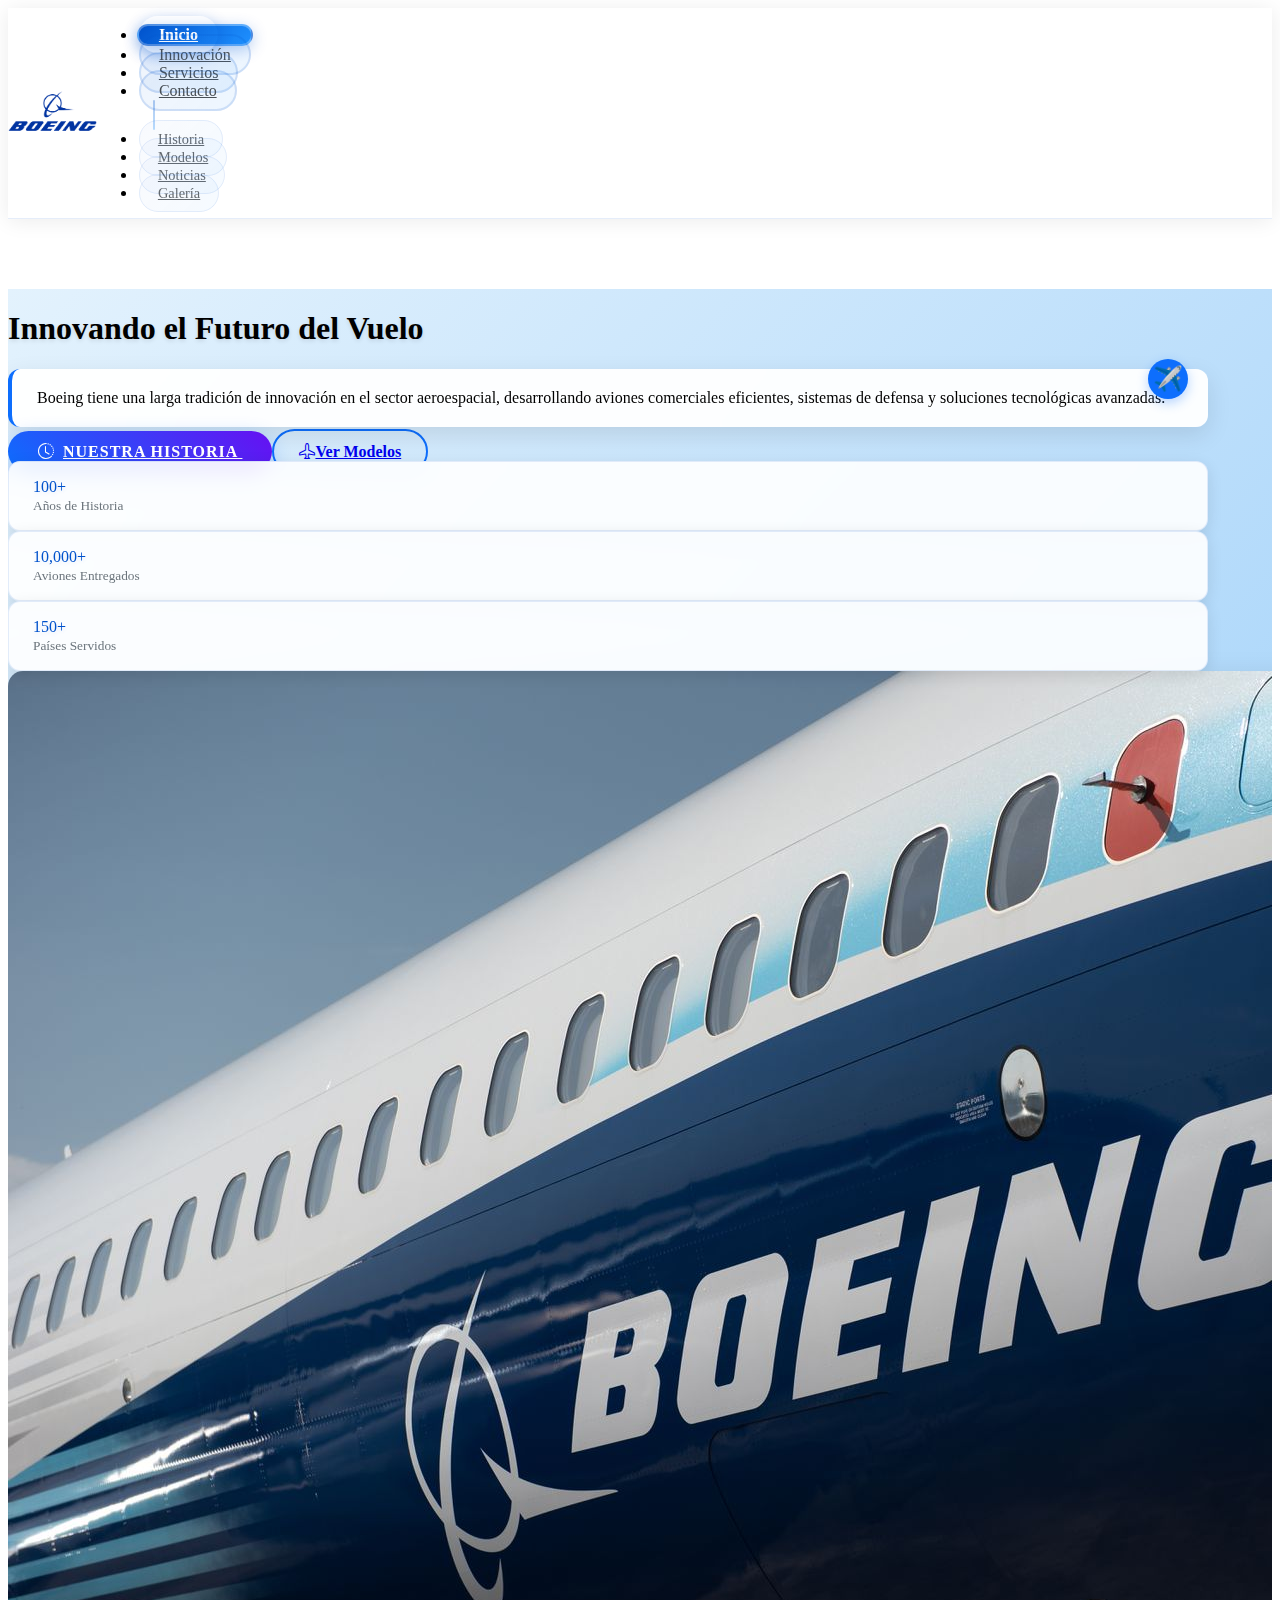
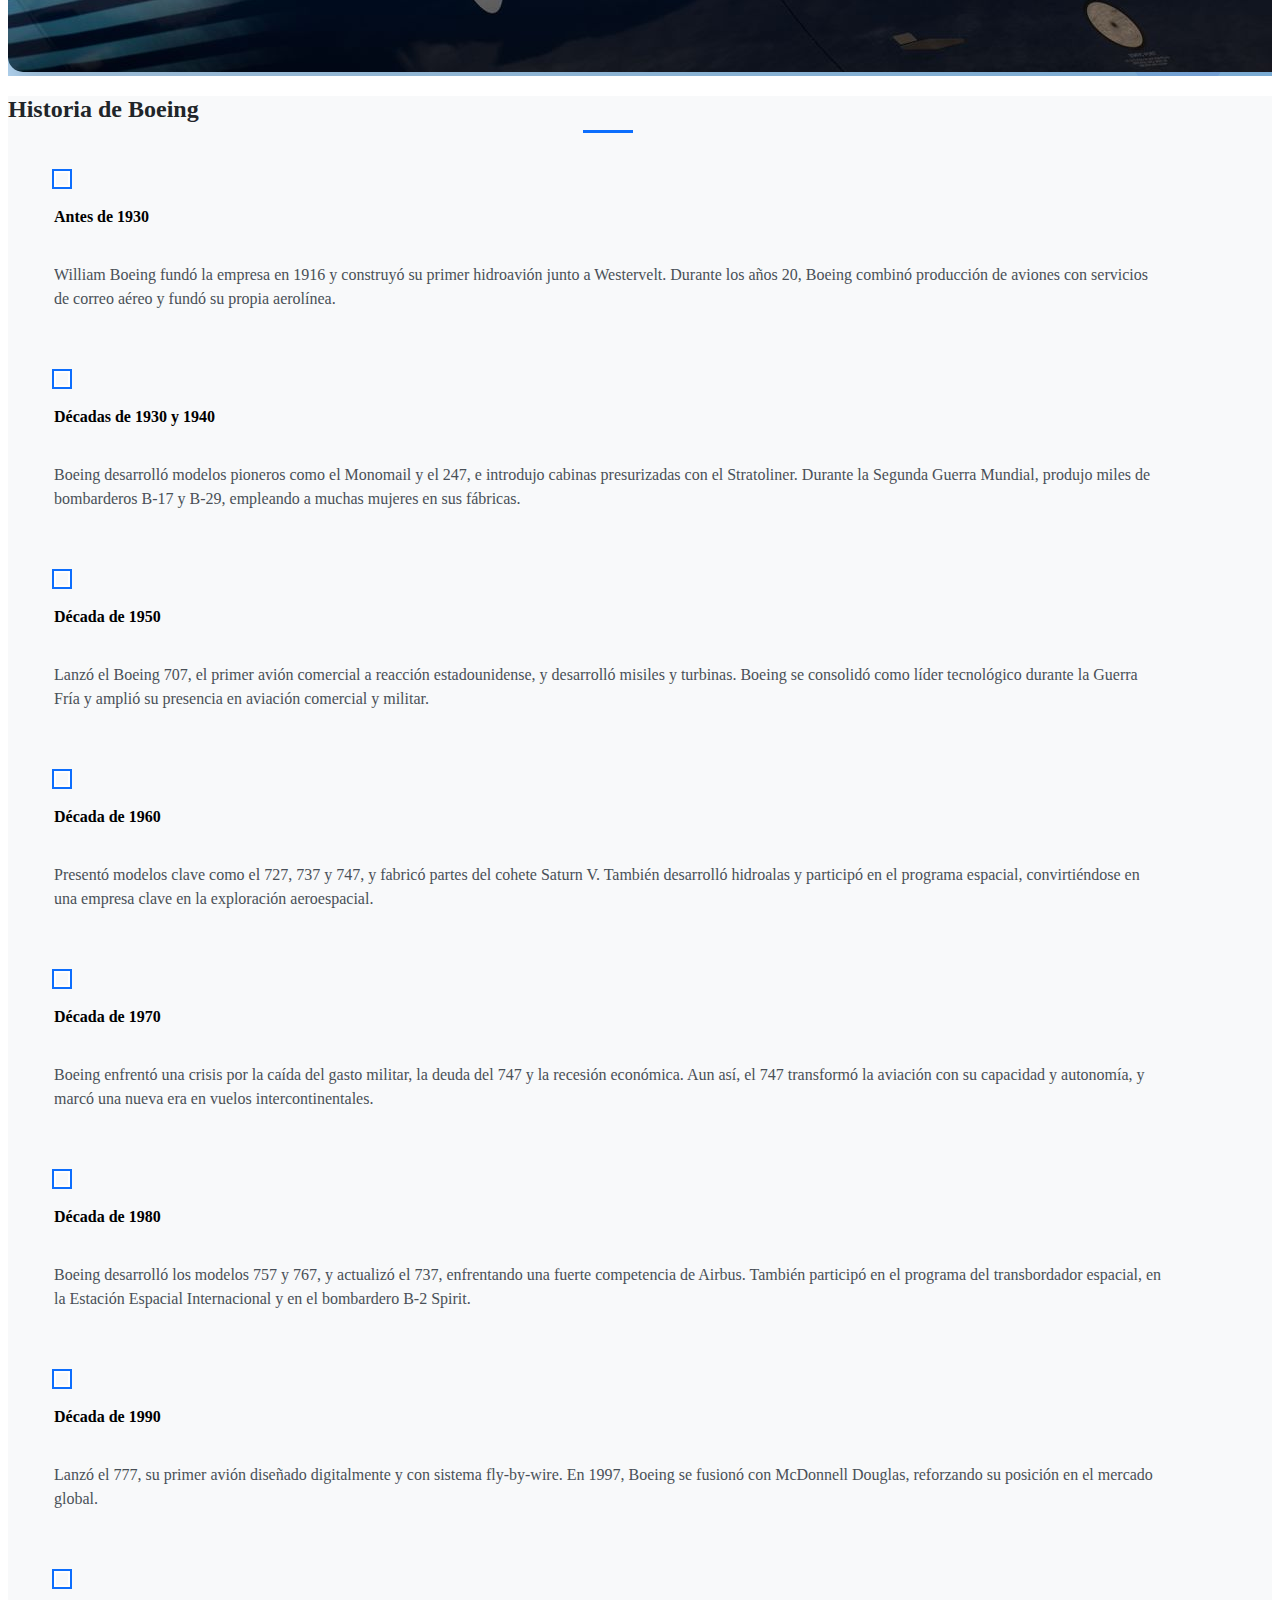
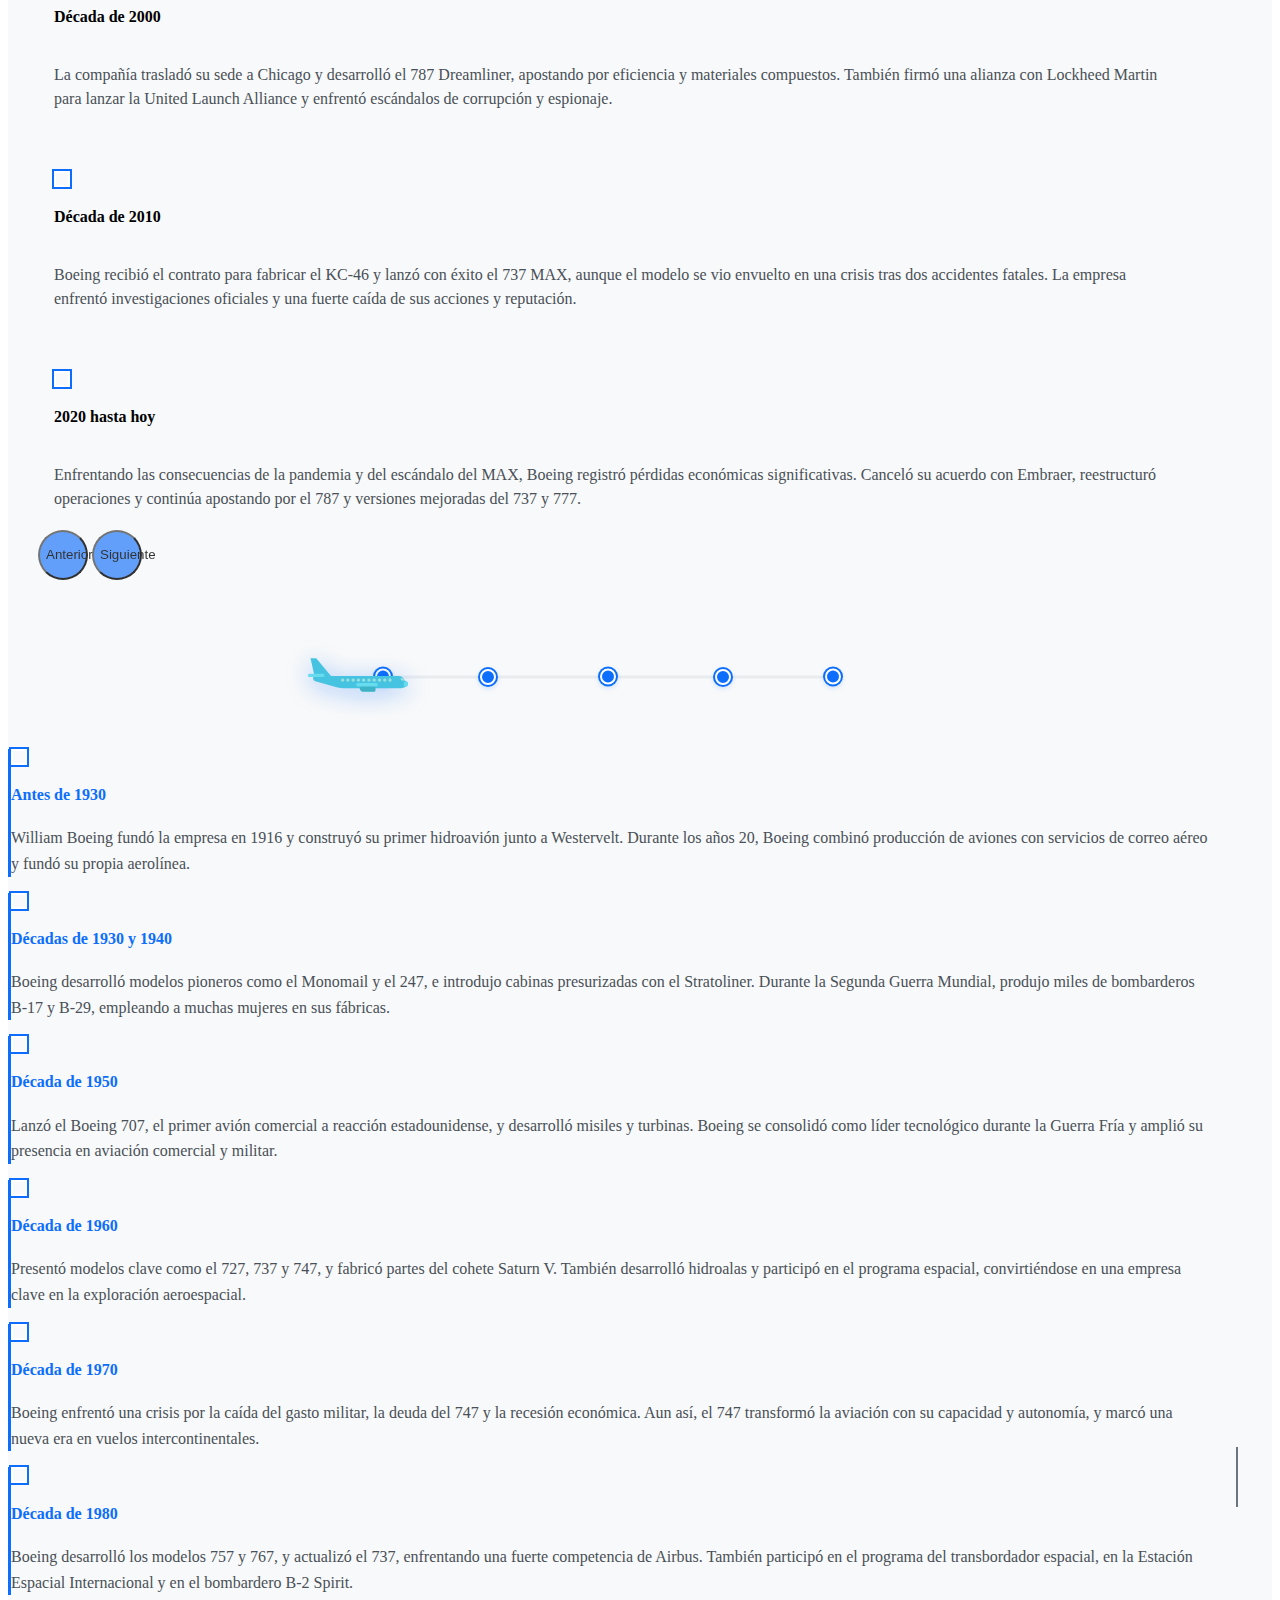
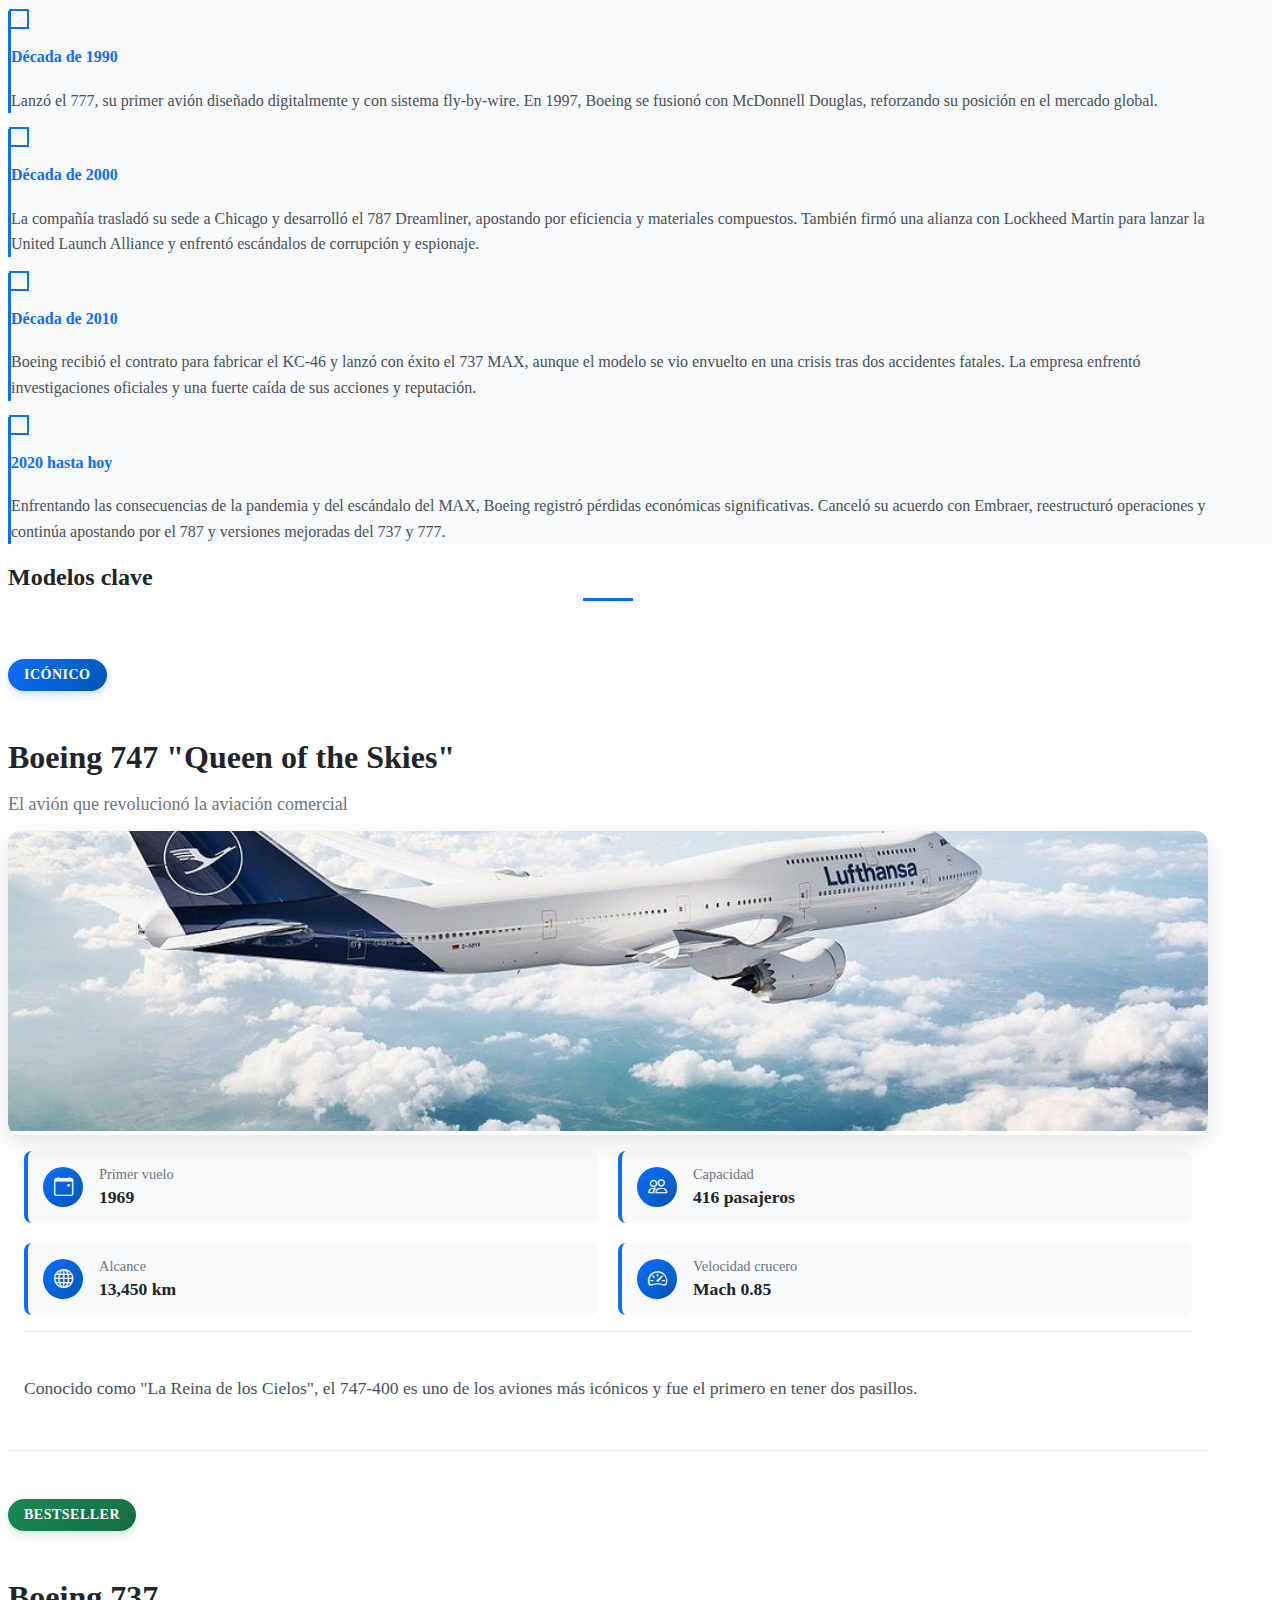
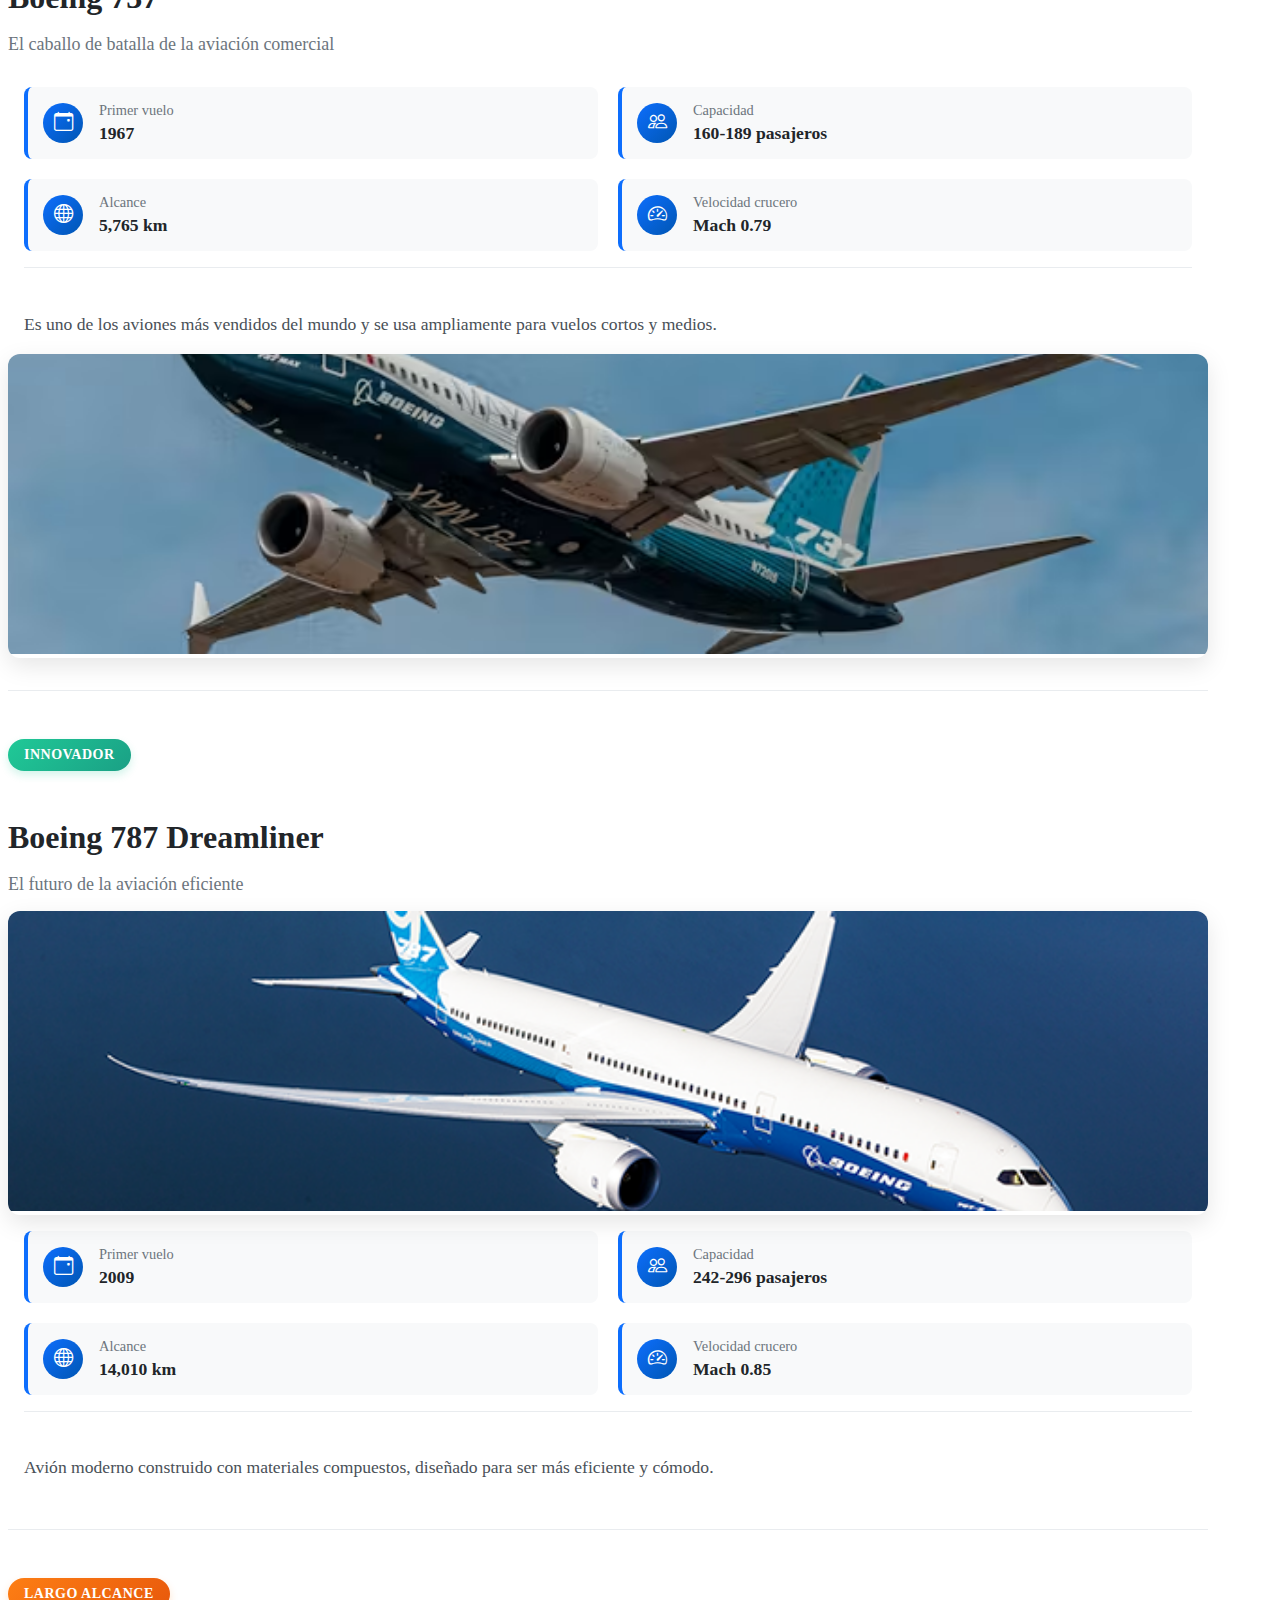
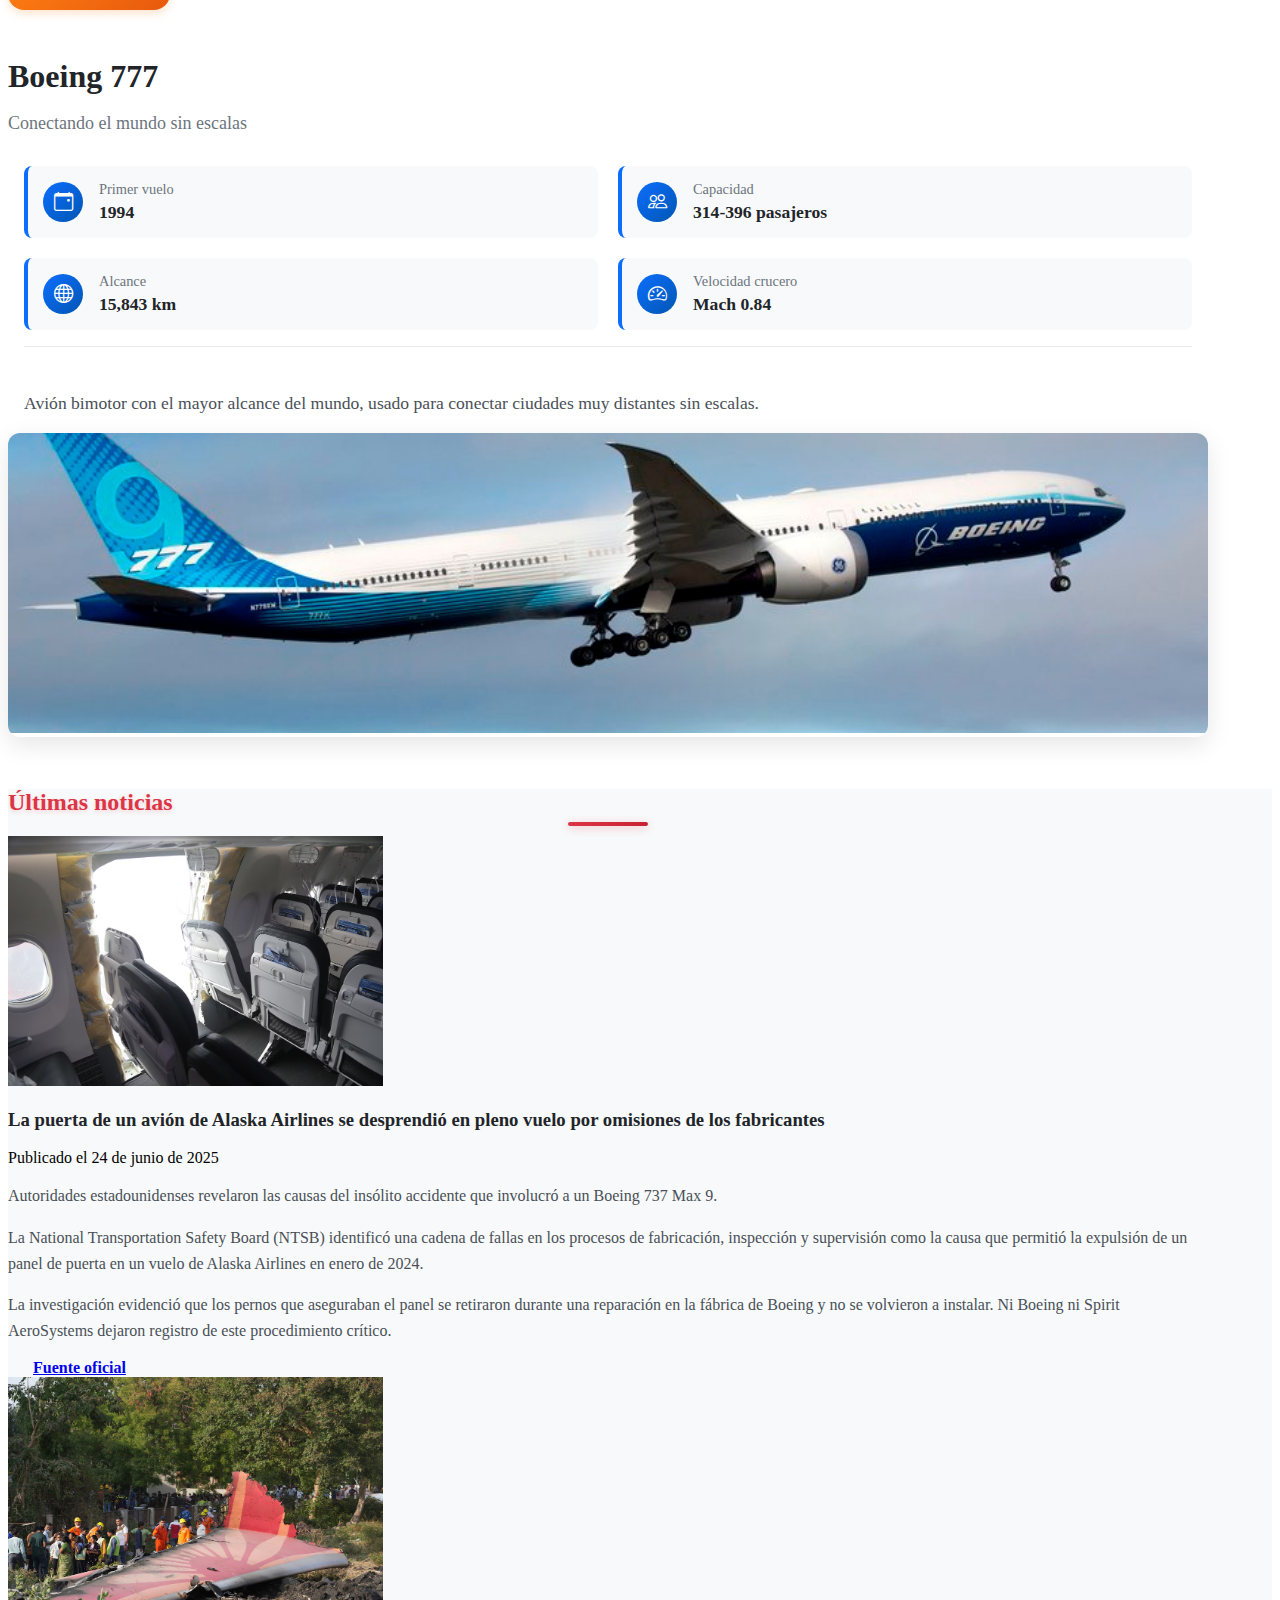
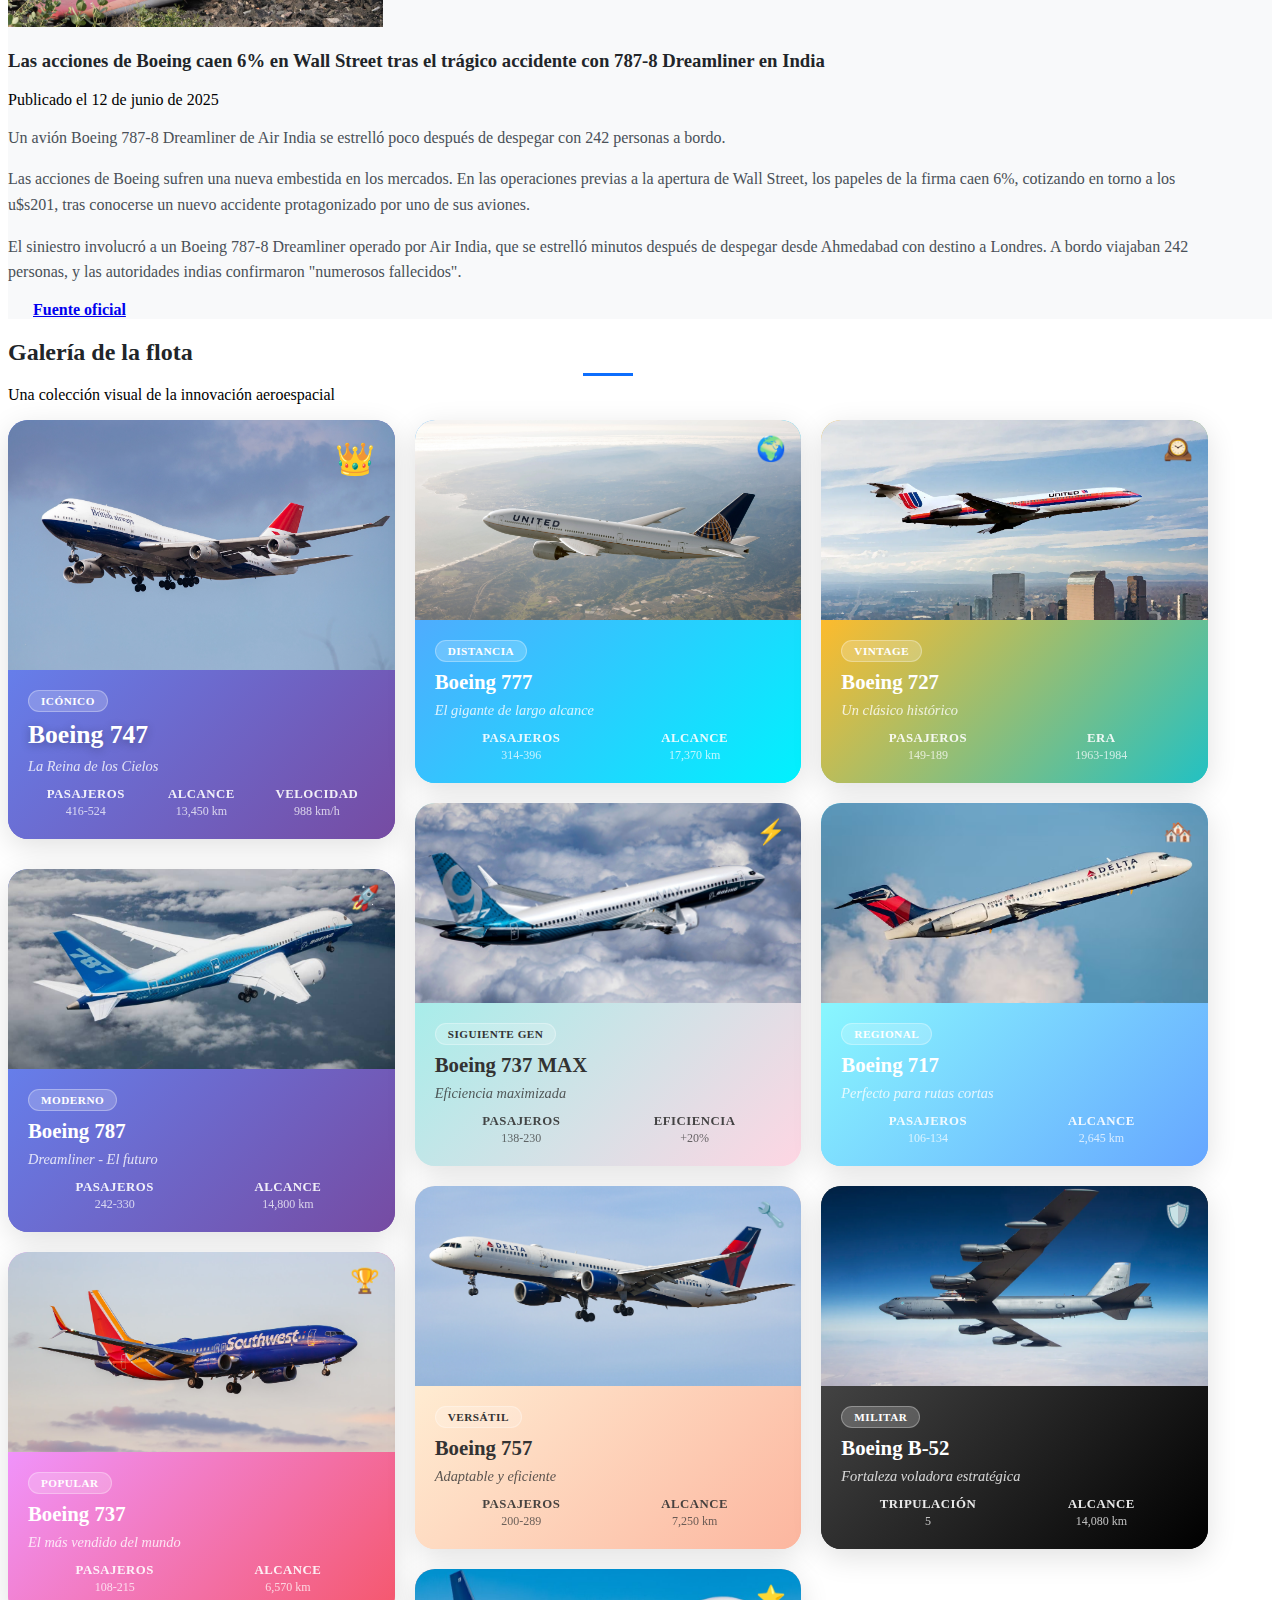
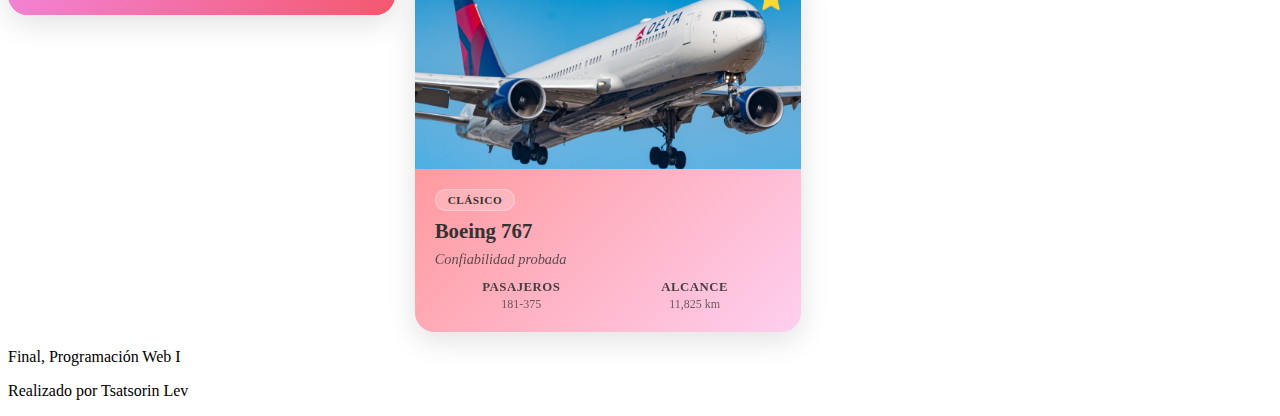
<file: index.html>
<!DOCTYPE html>
<html lang="es">
  <head>
    <meta charset="UTF-8" />
    <meta name="viewport" content="width=device-width, initial-scale=1" />
    <title>La compañía Boeing</title>
    <link
      href="https://cdn.jsdelivr.net/npm/bootstrap@5.3.7/dist/css/bootstrap.min.css"
      rel="stylesheet"
      integrity="sha384-LN+7fdVzj6u52u30Kp6M/trliBMCMKTyK833zpbD+pXdCLuTusPj697FH4R/5mcr"
      crossorigin="anonymous"
    />

    <link
      rel="stylesheet"
      href="https://cdn.jsdelivr.net/npm/bootstrap-icons@1.11.3/font/bootstrap-icons.min.css"
    />
    <link rel="stylesheet" href="css/styles.css" />
  </head>

  <body>
    <header class="bg-white shadow-sm fixed-top">
      <nav class="navbar navbar-expand-custom navbar-light p-0">
        <div class="container">
          <a class="navbar-brand" href="#inicio">
            <img src="assets/boeing_logo.png" alt="Boeing logo" height="50" />
          </a>
          <button
            class="navbar-toggler"
            type="button"
            data-bs-toggle="collapse"
            data-bs-target="#navbarNav"
            aria-controls="navbarNav"
            aria-expanded="false"
            aria-label="Toggle navigation"
          >
            <span class="navbar-toggler-icon"></span>
          </button>
          <div class="collapse navbar-collapse" id="navbarNav">
            <ul class="navbar-nav ms-auto">
              <!-- PÁGINAS PRINCIPALES -->
              <li class="nav-item innovation-nav-item">
                <a class="nav-link innovation-active fw-medium" href="#inicio"
                  >Inicio</a
                >
              </li>
              <li class="nav-item">
                <a class="nav-link text-dark fw-medium" href="innovation.html"
                  >Innovación</a
                >
              </li>
              <li class="nav-item">
                <a class="nav-link text-dark fw-medium" href="servicios.html"
                  >Servicios</a
                >
              </li>
              <li class="nav-item">
                <a class="nav-link text-dark fw-medium" href="contacto.html"
                  >Contacto</a
                >
              </li>
              
              <!-- SEPARADOR VISUAL -->
              <li class="nav-divider d-none d-custom-block"></li>
              
              <!-- SECCIONES DE INICIO -->
              <li class="nav-item nav-section-item">
                <a class="nav-link text-dark fw-medium nav-section-link" href="#history"
                  >Historia</a
                >
              </li>
              <li class="nav-item nav-section-item">
                <a class="nav-link text-dark fw-medium nav-section-link" href="#models"
                  >Modelos</a
                >
              </li>
              <li class="nav-item nav-section-item">
                <a class="nav-link text-dark fw-medium nav-section-link" href="#news"
                  >Noticias</a
                >
              </li>
              <li class="nav-item nav-section-item">
                <a class="nav-link text-dark fw-medium nav-section-link" href="#fleet"
                  >Galería</a
                >
              </li>
            </ul>
          </div>
        </div>
      </nav>
    </header>

    <main class="pt-header-offset">
      <section id="inicio" class="hero-section">
        <div class="container py-5">
          <div class="row align-items-center min-vh-60">
            <div class="col-lg-6 col-md-12 order-2 order-lg-1">
              <div class="hero-content py-4">
                <h1 class="display-4 fw-bold text-primary mb-4">
                  Innovando el Futuro del Vuelo
                </h1>
                <p class="lead text-dark mb-4">
                  <span class="fw-bold text-primary">Boeing</span> tiene una
                  larga tradición de innovación en el sector aeroespacial,
                  desarrollando aviones comerciales eficientes, sistemas de
                  defensa y soluciones tecnológicas avanzadas.
                </p>
                <div class="d-flex gap-3 mt-4">
                  <a href="#history" class="btn btn-boeing">
                    <i class="bi bi-clock-history me-2"></i>Nuestra Historia
                  </a>
                  <a href="#models" class="btn btn-outline-primary">
                    <i class="bi bi-airplane me-2"></i>Ver Modelos
                  </a>
                </div>
                <div class="mt-4 d-flex align-items-center gap-4">
                  <div class="text-center">
                    <div class="h3 text-primary fw-bold mb-0">100+</div>
                    <small class="text-muted">Años de Historia</small>
                  </div>
                  <div class="text-center">
                    <div class="h3 text-primary fw-bold mb-0">10,000+</div>
                    <small class="text-muted">Aviones Entregados</small>
                  </div>
                  <div class="text-center">
                    <div class="h3 text-primary fw-bold mb-0">150+</div>
                    <small class="text-muted">Países Servidos</small>
                  </div>
                </div>
              </div>
            </div>
            <div class="col-lg-6 col-md-12 order-1 order-lg-2">
              <div class="hero-image py-4">
                <img
                  src="assets/inicio_foto.jpg"
                  alt="Boeing plane"
                  class="img-fluid rounded shadow-lg"
                />
              </div>
            </div>
          </div>
        </div>
      </section>

      <!-- HISTORIA -->
      <section id="history" class="bg-light">
        <div class="container py-5">
          <div class="row px-3">
            <div class="col-12">
              <h2 class="text-center mb-5">Historia de Boeing</h2>

              <!-- Desktop Carousel (Large screens) -->
              <div
                id="historyCarousel"
                class="carousel slide d-none d-lg-block"
                data-bs-ride="carousel"
                data-bs-interval="5000"
              >
                <div class="carousel-inner px-5">
                  <div class="carousel-item active">
                    <div class="row g-4">
                      <div class="col-6">
                        <div class="card border-0 shadow-sm h-100">
                          <div class="card-body">
                            <div class="d-flex align-items-center mb-3">
                              <div
                                class="timeline-dot bg-primary rounded-circle me-3"
                              ></div>
                              <h4 class="card-title text-primary mb-0">
                                Antes de 1930
                              </h4>
                            </div>
                            <p class="card-text">
                              William Boeing fundó la empresa en 1916 y
                              construyó su primer hidroavión junto a Westervelt.
                              Durante los años 20, Boeing combinó producción de
                              aviones con servicios de correo aéreo y fundó su
                              propia aerolínea.
                            </p>
                          </div>
                        </div>
                      </div>
                      <div class="col-6">
                        <div class="card border-0 shadow-sm h-100">
                          <div class="card-body">
                            <div class="d-flex align-items-center mb-3">
                              <div
                                class="timeline-dot bg-primary rounded-circle me-3"
                              ></div>
                              <h4 class="card-title text-primary mb-0">
                                Décadas de 1930 y 1940
                              </h4>
                            </div>
                            <p class="card-text">
                              Boeing desarrolló modelos pioneros como el
                              Monomail y el 247, e introdujo cabinas
                              presurizadas con el Stratoliner. Durante la
                              Segunda Guerra Mundial, produjo miles de
                              bombarderos B-17 y B-29, empleando a muchas
                              mujeres en sus fábricas.
                            </p>
                          </div>
                        </div>
                      </div>
                    </div>
                  </div>
                  <div class="carousel-item">
                    <div class="row g-4">
                      <div class="col-6">
                        <div class="card border-0 shadow-sm h-100">
                          <div class="card-body">
                            <div class="d-flex align-items-center mb-3">
                              <div
                                class="timeline-dot bg-primary rounded-circle me-3"
                              ></div>
                              <h4 class="card-title text-primary mb-0">
                                Década de 1950
                              </h4>
                            </div>
                            <p class="card-text">
                              Lanzó el Boeing 707, el primer avión comercial a
                              reacción estadounidense, y desarrolló misiles y
                              turbinas. Boeing se consolidó como líder
                              tecnológico durante la Guerra Fría y amplió su
                              presencia en aviación comercial y militar.
                            </p>
                          </div>
                        </div>
                      </div>
                      <div class="col-6">
                        <div class="card border-0 shadow-sm h-100">
                          <div class="card-body">
                            <div class="d-flex align-items-center mb-3">
                              <div
                                class="timeline-dot bg-primary rounded-circle me-3"
                              ></div>
                              <h4 class="card-title text-primary mb-0">
                                Década de 1960
                              </h4>
                            </div>
                            <p class="card-text">
                              Presentó modelos clave como el 727, 737 y 747, y
                              fabricó partes del cohete Saturn V. También
                              desarrolló hidroalas y participó en el programa
                              espacial, convirtiéndose en una empresa clave en
                              la exploración aeroespacial.
                            </p>
                          </div>
                        </div>
                      </div>
                    </div>
                  </div>
                  <div class="carousel-item">
                    <div class="row g-4">
                      <div class="col-6">
                        <div class="card border-0 shadow-sm h-100">
                          <div class="card-body">
                            <div class="d-flex align-items-center mb-3">
                              <div
                                class="timeline-dot bg-primary rounded-circle me-3"
                              ></div>
                              <h4 class="card-title text-primary mb-0">
                                Década de 1970
                              </h4>
                            </div>
                            <p class="card-text">
                              Boeing enfrentó una crisis por la caída del gasto
                              militar, la deuda del 747 y la recesión económica.
                              Aun así, el 747 transformó la aviación con su
                              capacidad y autonomía, y marcó una nueva era en
                              vuelos intercontinentales.
                            </p>
                          </div>
                        </div>
                      </div>
                      <div class="col-6">
                        <div class="card border-0 shadow-sm h-100">
                          <div class="card-body">
                            <div class="d-flex align-items-center mb-3">
                              <div
                                class="timeline-dot bg-primary rounded-circle me-3"
                              ></div>
                              <h4 class="card-title text-primary mb-0">
                                Década de 1980
                              </h4>
                            </div>
                            <p class="card-text">
                              Boeing desarrolló los modelos 757 y 767, y
                              actualizó el 737, enfrentando una fuerte
                              competencia de Airbus. También participó en el
                              programa del transbordador espacial, en la
                              Estación Espacial Internacional y en el bombardero
                              B-2 Spirit.
                            </p>
                          </div>
                        </div>
                      </div>
                    </div>
                  </div>
                  <div class="carousel-item">
                    <div class="row g-4">
                      <div class="col-6">
                        <div class="card border-0 shadow-sm h-100">
                          <div class="card-body">
                            <div class="d-flex align-items-center mb-3">
                              <div
                                class="timeline-dot bg-primary rounded-circle me-3"
                              ></div>
                              <h4 class="card-title text-primary mb-0">
                                Década de 1990
                              </h4>
                            </div>
                            <p class="card-text">
                              Lanzó el 777, su primer avión diseñado
                              digitalmente y con sistema fly-by-wire. En 1997,
                              Boeing se fusionó con McDonnell Douglas,
                              reforzando su posición en el mercado global.
                            </p>
                          </div>
                        </div>
                      </div>
                      <div class="col-6">
                        <div class="card border-0 shadow-sm h-100">
                          <div class="card-body">
                            <div class="d-flex align-items-center mb-3">
                              <div
                                class="timeline-dot bg-primary rounded-circle me-3"
                              ></div>
                              <h4 class="card-title text-primary mb-0">
                                Década de 2000
                              </h4>
                            </div>
                            <p class="card-text">
                              La compañía trasladó su sede a Chicago y
                              desarrolló el 787 Dreamliner, apostando por
                              eficiencia y materiales compuestos. También firmó
                              una alianza con Lockheed Martin para lanzar la
                              United Launch Alliance y enfrentó escándalos de
                              corrupción y espionaje.
                            </p>
                          </div>
                        </div>
                      </div>
                    </div>
                  </div>
                  <div class="carousel-item">
                    <div class="row g-4">
                      <div class="col-6">
                        <div class="card border-0 shadow-sm h-100">
                          <div class="card-body">
                            <div class="d-flex align-items-center mb-3">
                              <div
                                class="timeline-dot bg-primary rounded-circle me-3"
                              ></div>
                              <h4 class="card-title text-primary mb-0">
                                Década de 2010
                              </h4>
                            </div>
                            <p class="card-text">
                              Boeing recibió el contrato para fabricar el KC-46
                              y lanzó con éxito el 737 MAX, aunque el modelo se
                              vio envuelto en una crisis tras dos accidentes
                              fatales. La empresa enfrentó investigaciones
                              oficiales y una fuerte caída de sus acciones y
                              reputación.
                            </p>
                          </div>
                        </div>
                      </div>
                      <div class="col-6">
                        <div class="card border-0 shadow-sm h-100">
                          <div class="card-body">
                            <div class="d-flex align-items-center mb-3">
                              <div
                                class="timeline-dot bg-primary rounded-circle me-3"
                              ></div>
                              <h4 class="card-title text-primary mb-0">
                                2020 hasta hoy
                              </h4>
                            </div>
                            <p class="card-text">
                              Enfrentando las consecuencias de la pandemia y del
                              escándalo del MAX, Boeing registró pérdidas
                              económicas significativas. Canceló su acuerdo con
                              Embraer, reestructuró operaciones y continúa
                              apostando por el 787 y versiones mejoradas del 737
                              y 777.
                            </p>
                          </div>
                        </div>
                      </div>
                    </div>
                  </div>
                </div>
                <button
                  class="carousel-control-prev"
                  type="button"
                  data-bs-target="#historyCarousel"
                  data-bs-slide="prev"
                >
                  <span
                    class="carousel-control-prev-icon"
                    aria-hidden="true"
                  ></span>
                  <span class="visually-hidden">Anterior</span>
                </button>
                <button
                  class="carousel-control-next"
                  type="button"
                  data-bs-target="#historyCarousel"
                  data-bs-slide="next"
                >
                  <span
                    class="carousel-control-next-icon"
                    aria-hidden="true"
                  ></span>
                  <span class="visually-hidden">Siguiente</span>
                </button>
              </div>

              <!-- Airplane Progress Indicator -->
              <div class="airplane-progress-container d-none d-lg-block">
                <div class="airplane-indicator" id="airplaneIndicator">
                  <img
                    src="assets/airplane-svg.svg"
                    alt="Progress Plane"
                    class="airplane-icon"
                  />
                </div>
                <div class="progress-line">
                  <div class="middle-dot"></div>
                </div>
              </div>

              <!-- Mobile/Tablet Timeline (smaller screens) -->
              <div class="timeline-container position-relative d-lg-none">
                <div class="timeline-line position-absolute"></div>
                <div class="row g-4">
                  <div class="col-12">
                    <div class="card border-0 shadow-sm h-100">
                      <div class="card-body">
                        <div class="d-flex align-items-center mb-3">
                          <div
                            class="timeline-dot bg-primary rounded-circle me-3"
                          ></div>
                          <h4 class="card-title text-primary mb-0">
                            Antes de 1930
                          </h4>
                        </div>
                        <p class="card-text">
                          William Boeing fundó la empresa en 1916 y construyó su
                          primer hidroavión junto a Westervelt. Durante los años
                          20, Boeing combinó producción de aviones con servicios
                          de correo aéreo y fundó su propia aerolínea.
                        </p>
                      </div>
                    </div>
                  </div>
                  <div class="col-12">
                    <div class="card border-0 shadow-sm h-100">
                      <div class="card-body">
                        <div class="d-flex align-items-center mb-3">
                          <div
                            class="timeline-dot bg-primary rounded-circle me-3"
                          ></div>
                          <h4 class="card-title text-primary mb-0">
                            Décadas de 1930 y 1940
                          </h4>
                        </div>
                        <p class="card-text">
                          Boeing desarrolló modelos pioneros como el Monomail y
                          el 247, e introdujo cabinas presurizadas con el
                          Stratoliner. Durante la Segunda Guerra Mundial,
                          produjo miles de bombarderos B-17 y B-29, empleando a
                          muchas mujeres en sus fábricas.
                        </p>
                      </div>
                    </div>
                  </div>
                  <div class="col-12">
                    <div class="card border-0 shadow-sm h-100">
                      <div class="card-body">
                        <div class="d-flex align-items-center mb-3">
                          <div
                            class="timeline-dot bg-primary rounded-circle me-3"
                          ></div>
                          <h4 class="card-title text-primary mb-0">
                            Década de 1950
                          </h4>
                        </div>
                        <p class="card-text">
                          Lanzó el Boeing 707, el primer avión comercial a
                          reacción estadounidense, y desarrolló misiles y
                          turbinas. Boeing se consolidó como líder tecnológico
                          durante la Guerra Fría y amplió su presencia en
                          aviación comercial y militar.
                        </p>
                      </div>
                    </div>
                  </div>
                  <div class="col-12">
                    <div class="card border-0 shadow-sm h-100">
                      <div class="card-body">
                        <div class="d-flex align-items-center mb-3">
                          <div
                            class="timeline-dot bg-primary rounded-circle me-3"
                          ></div>
                          <h4 class="card-title text-primary mb-0">
                            Década de 1960
                          </h4>
                        </div>
                        <p class="card-text">
                          Presentó modelos clave como el 727, 737 y 747, y
                          fabricó partes del cohete Saturn V. También desarrolló
                          hidroalas y participó en el programa espacial,
                          convirtiéndose en una empresa clave en la exploración
                          aeroespacial.
                        </p>
                      </div>
                    </div>
                  </div>
                  <div class="col-12">
                    <div class="card border-0 shadow-sm h-100">
                      <div class="card-body">
                        <div class="d-flex align-items-center mb-3">
                          <div
                            class="timeline-dot bg-primary rounded-circle me-3"
                          ></div>
                          <h4 class="card-title text-primary mb-0">
                            Década de 1970
                          </h4>
                        </div>
                        <p class="card-text">
                          Boeing enfrentó una crisis por la caída del gasto
                          militar, la deuda del 747 y la recesión económica. Aun
                          así, el 747 transformó la aviación con su capacidad y
                          autonomía, y marcó una nueva era en vuelos
                          intercontinentales.
                        </p>
                      </div>
                    </div>
                  </div>
                  <div class="col-12">
                    <div class="card border-0 shadow-sm h-100">
                      <div class="card-body">
                        <div class="d-flex align-items-center mb-3">
                          <div
                            class="timeline-dot bg-primary rounded-circle me-3"
                          ></div>
                          <h4 class="card-title text-primary mb-0">
                            Década de 1980
                          </h4>
                        </div>
                        <p class="card-text">
                          Boeing desarrolló los modelos 757 y 767, y actualizó
                          el 737, enfrentando una fuerte competencia de Airbus.
                          También participó en el programa del transbordador
                          espacial, en la Estación Espacial Internacional y en
                          el bombardero B-2 Spirit.
                        </p>
                      </div>
                    </div>
                  </div>
                  <div class="col-12">
                    <div class="card border-0 shadow-sm h-100">
                      <div class="card-body">
                        <div class="d-flex align-items-center mb-3">
                          <div
                            class="timeline-dot bg-primary rounded-circle me-3"
                          ></div>
                          <h4 class="card-title text-primary mb-0">
                            Década de 1990
                          </h4>
                        </div>
                        <p class="card-text">
                          Lanzó el 777, su primer avión diseñado digitalmente y
                          con sistema fly-by-wire. En 1997, Boeing se fusionó
                          con McDonnell Douglas, reforzando su posición en el
                          mercado global.
                        </p>
                      </div>
                    </div>
                  </div>
                  <div class="col-12">
                    <div class="card border-0 shadow-sm h-100">
                      <div class="card-body">
                        <div class="d-flex align-items-center mb-3">
                          <div
                            class="timeline-dot bg-primary rounded-circle me-3"
                          ></div>
                          <h4 class="card-title text-primary mb-0">
                            Década de 2000
                          </h4>
                        </div>
                        <p class="card-text">
                          La compañía trasladó su sede a Chicago y desarrolló el
                          787 Dreamliner, apostando por eficiencia y materiales
                          compuestos. También firmó una alianza con Lockheed
                          Martin para lanzar la United Launch Alliance y
                          enfrentó escándalos de corrupción y espionaje.
                        </p>
                      </div>
                    </div>
                  </div>
                  <div class="col-12">
                    <div class="card border-0 shadow-sm h-100">
                      <div class="card-body">
                        <div class="d-flex align-items-center mb-3">
                          <div
                            class="timeline-dot bg-primary rounded-circle me-3"
                          ></div>
                          <h4 class="card-title text-primary mb-0">
                            Década de 2010
                          </h4>
                        </div>
                        <p class="card-text">
                          Boeing recibió el contrato para fabricar el KC-46 y
                          lanzó con éxito el 737 MAX, aunque el modelo se vio
                          envuelto en una crisis tras dos accidentes fatales. La
                          empresa enfrentó investigaciones oficiales y una
                          fuerte caída de sus acciones y reputación.
                        </p>
                      </div>
                    </div>
                  </div>
                  <div class="col-12">
                    <div class="card border-0 shadow-sm h-100">
                      <div class="card-body">
                        <div class="d-flex align-items-center mb-3">
                          <div
                            class="timeline-dot bg-primary rounded-circle me-3"
                          ></div>
                          <h4 class="card-title text-primary mb-0">
                            2020 hasta hoy
                          </h4>
                        </div>
                        <p class="card-text">
                          Enfrentando las consecuencias de la pandemia y del
                          escándalo del MAX, Boeing registró pérdidas económicas
                          significativas. Canceló su acuerdo con Embraer,
                          reestructuró operaciones y continúa apostando por el
                          787 y versiones mejoradas del 737 y 777.
                        </p>
                      </div>
                    </div>
                  </div>
                </div>
              </div>
            </div>
          </div>
        </div>
      </section>

      <!-- MODELOS CLAVE -->
      <section id="models" class="bg-white">
        <div class="container py-5">
          <h2 class="text-center mb-5">Modelos clave</h2>

          <!-- Boeing 747 -->
          <div class="model-showcase mb-5">
            <div class="row align-items-center">
              <div class="col-12">
                <div class="model-header text-center mb-4">
                  <span class="model-badge">Icónico</span>
                  <h3 class="model-title">Boeing 747 "Queen of the Skies"</h3>
                  <p class="model-subtitle">
                    El avión que revolucionó la aviación comercial
                  </p>
                </div>
              </div>
              <div class="col-lg-6 col-md-12 mb-4 mb-lg-0">
                <div class="model-image-container">
                  <img
                    src="assets/b747_foto.jpeg"
                    alt="Boeing 747"
                    class="model-image img-fluid"
                  />
                  <div class="image-overlay">
                    <div class="overlay-content">
                      <i
                        class="bi bi-airplane-engines display-1 text-white"
                      ></i>
                      <p class="text-white mt-2">Doble cubierta</p>
                    </div>
                  </div>
                </div>
              </div>
              <div class="col-lg-6 col-md-12">
                <div class="model-specs">
                  <div class="spec-grid">
                    <div class="spec-item">
                      <div class="spec-icon">
                        <i class="bi bi-calendar-event"></i>
                      </div>
                      <div class="spec-content">
                        <span class="spec-label">Primer vuelo</span>
                        <span class="spec-value">1969</span>
                      </div>
                    </div>
                    <div class="spec-item">
                      <div class="spec-icon">
                        <i class="bi bi-people"></i>
                      </div>
                      <div class="spec-content">
                        <span class="spec-label">Capacidad</span>
                        <span class="spec-value">416 pasajeros</span>
                      </div>
                    </div>
                    <div class="spec-item">
                      <div class="spec-icon">
                        <i class="bi bi-globe"></i>
                      </div>
                      <div class="spec-content">
                        <span class="spec-label">Alcance</span>
                        <span class="spec-value">13,450 km</span>
                      </div>
                    </div>
                    <div class="spec-item">
                      <div class="spec-icon">
                        <i class="bi bi-speedometer2"></i>
                      </div>
                      <div class="spec-content">
                        <span class="spec-label">Velocidad crucero</span>
                        <span class="spec-value">Mach 0.85</span>
                      </div>
                    </div>
                  </div>
                  <div class="model-description mt-4">
                    <p class="lead">
                      Conocido como "La Reina de los Cielos", el 747-400 es uno
                      de los aviones más icónicos y fue el primero en tener dos
                      pasillos.
                    </p>
                  </div>
                </div>
              </div>
            </div>
          </div>

          <!-- Boeing 737 -->
          <div class="model-showcase mb-5">
            <div class="row align-items-center">
              <div class="col-12">
                <div class="model-header text-center mb-4">
                  <span class="model-badge model-badge-success"
                    >Bestseller</span
                  >
                  <h3 class="model-title">Boeing 737</h3>
                  <p class="model-subtitle">
                    El caballo de batalla de la aviación comercial
                  </p>
                </div>
              </div>
              <div class="col-lg-6 col-md-12 order-2 order-lg-1">
                <div class="model-specs">
                  <div class="spec-grid">
                    <div class="spec-item">
                      <div class="spec-icon">
                        <i class="bi bi-calendar-event"></i>
                      </div>
                      <div class="spec-content">
                        <span class="spec-label">Primer vuelo</span>
                        <span class="spec-value">1967</span>
                      </div>
                    </div>
                    <div class="spec-item">
                      <div class="spec-icon">
                        <i class="bi bi-people"></i>
                      </div>
                      <div class="spec-content">
                        <span class="spec-label">Capacidad</span>
                        <span class="spec-value">160-189 pasajeros</span>
                      </div>
                    </div>
                    <div class="spec-item">
                      <div class="spec-icon">
                        <i class="bi bi-globe"></i>
                      </div>
                      <div class="spec-content">
                        <span class="spec-label">Alcance</span>
                        <span class="spec-value">5,765 km</span>
                      </div>
                    </div>
                    <div class="spec-item">
                      <div class="spec-icon">
                        <i class="bi bi-speedometer2"></i>
                      </div>
                      <div class="spec-content">
                        <span class="spec-label">Velocidad crucero</span>
                        <span class="spec-value">Mach 0.79</span>
                      </div>
                    </div>
                  </div>
                  <div class="model-description mt-4">
                    <p class="lead">
                      Es uno de los aviones más vendidos del mundo y se usa
                      ampliamente para vuelos cortos y medios.
                    </p>
                  </div>
                </div>
              </div>
              <div class="col-lg-6 col-md-12 order-1 order-lg-2 mb-4 mb-lg-0">
                <div class="model-image-container">
                  <img
                    src="assets/b737_foto.avif"
                    alt="Boeing 737"
                    class="model-image img-fluid"
                  />
                  <div class="image-overlay">
                    <div class="overlay-content">
                      <i class="bi bi-award display-1 text-white"></i>
                      <p class="text-white mt-2">Más vendido</p>
                    </div>
                  </div>
                </div>
              </div>
            </div>
          </div>

          <!-- Boeing 787 Dreamliner -->
          <div class="model-showcase mb-5">
            <div class="row align-items-center">
              <div class="col-12">
                <div class="model-header text-center mb-4">
                  <span class="model-badge model-badge-info">Innovador</span>
                  <h3 class="model-title">Boeing 787 Dreamliner</h3>
                  <p class="model-subtitle">
                    El futuro de la aviación eficiente
                  </p>
                </div>
              </div>
              <div class="col-lg-6 col-md-12 mb-4 mb-lg-0">
                <div class="model-image-container">
                  <img
                    src="assets/b787_foto.png"
                    alt="Boeing 787 Dreamliner"
                    class="model-image img-fluid"
                  />
                  <div class="image-overlay">
                    <div class="overlay-content">
                      <i class="bi bi-lightning display-1 text-white"></i>
                      <p class="text-white mt-2">Materiales compuestos</p>
                    </div>
                  </div>
                </div>
              </div>
              <div class="col-lg-6 col-md-12">
                <div class="model-specs">
                  <div class="spec-grid">
                    <div class="spec-item">
                      <div class="spec-icon">
                        <i class="bi bi-calendar-event"></i>
                      </div>
                      <div class="spec-content">
                        <span class="spec-label">Primer vuelo</span>
                        <span class="spec-value">2009</span>
                      </div>
                    </div>
                    <div class="spec-item">
                      <div class="spec-icon">
                        <i class="bi bi-people"></i>
                      </div>
                      <div class="spec-content">
                        <span class="spec-label">Capacidad</span>
                        <span class="spec-value">242-296 pasajeros</span>
                      </div>
                    </div>
                    <div class="spec-item">
                      <div class="spec-icon">
                        <i class="bi bi-globe"></i>
                      </div>
                      <div class="spec-content">
                        <span class="spec-label">Alcance</span>
                        <span class="spec-value">14,010 km</span>
                      </div>
                    </div>
                    <div class="spec-item">
                      <div class="spec-icon">
                        <i class="bi bi-speedometer2"></i>
                      </div>
                      <div class="spec-content">
                        <span class="spec-label">Velocidad crucero</span>
                        <span class="spec-value">Mach 0.85</span>
                      </div>
                    </div>
                  </div>
                  <div class="model-description mt-4">
                    <p class="lead">
                      Avión moderno construido con materiales compuestos,
                      diseñado para ser más eficiente y cómodo.
                    </p>
                  </div>
                </div>
              </div>
            </div>
          </div>

          <!-- Boeing 777 -->
          <div class="model-showcase">
            <div class="row align-items-center">
              <div class="col-12">
                <div class="model-header text-center mb-4">
                  <span class="model-badge model-badge-warning"
                    >Largo alcance</span
                  >
                  <h3 class="model-title">Boeing 777</h3>
                  <p class="model-subtitle">Conectando el mundo sin escalas</p>
                </div>
              </div>
              <div class="col-lg-6 col-md-12 order-2 order-lg-1">
                <div class="model-specs">
                  <div class="spec-grid">
                    <div class="spec-item">
                      <div class="spec-icon">
                        <i class="bi bi-calendar-event"></i>
                      </div>
                      <div class="spec-content">
                        <span class="spec-label">Primer vuelo</span>
                        <span class="spec-value">1994</span>
                      </div>
                    </div>
                    <div class="spec-item">
                      <div class="spec-icon">
                        <i class="bi bi-people"></i>
                      </div>
                      <div class="spec-content">
                        <span class="spec-label">Capacidad</span>
                        <span class="spec-value">314-396 pasajeros</span>
                      </div>
                    </div>
                    <div class="spec-item">
                      <div class="spec-icon">
                        <i class="bi bi-globe"></i>
                      </div>
                      <div class="spec-content">
                        <span class="spec-label">Alcance</span>
                        <span class="spec-value">15,843 km</span>
                      </div>
                    </div>
                    <div class="spec-item">
                      <div class="spec-icon">
                        <i class="bi bi-speedometer2"></i>
                      </div>
                      <div class="spec-content">
                        <span class="spec-label">Velocidad crucero</span>
                        <span class="spec-value">Mach 0.84</span>
                      </div>
                    </div>
                  </div>
                  <div class="model-description mt-4">
                    <p class="lead">
                      Avión bimotor con el mayor alcance del mundo, usado para
                      conectar ciudades muy distantes sin escalas.
                    </p>
                  </div>
                </div>
              </div>
              <div class="col-lg-6 col-md-12 order-1 order-lg-2 mb-4 mb-lg-0">
                <div class="model-image-container">
                  <img
                    src="assets/b777_foto.jpg"
                    alt="Boeing 777"
                    class="model-image img-fluid"
                  />
                  <div class="image-overlay">
                    <div class="overlay-content">
                      <i class="bi bi-geo-alt display-1 text-white"></i>
                      <p class="text-white mt-2">Mayor alcance</p>
                    </div>
                  </div>
                </div>
              </div>
            </div>
          </div>
        </div>
      </section>

      <!-- NOTICIAS -->
      <section id="news" class="bg-light">
        <div class="container py-5">
          <h2 class="text-center mb-5 news-section-title">Últimas noticias</h2>
          <div class="row g-4">
            <div class="col-lg-6 col-md-12">
              <article class="card border-0 shadow h-100">
                <img
                  src="assets/noticia_1.avif"
                  alt="Accidente Alaska Airlines Boeing 737 Max"
                  class="card-img-top"
                />
                <div class="card-body d-flex flex-column">
                  <h3 class="card-title text-primary">
                    La puerta de un avión de Alaska Airlines se desprendió en
                    pleno vuelo por omisiones de los fabricantes
                  </h3>
                  <p class="text-muted small mb-3">
                    Publicado el 24 de junio de 2025
                  </p>
                  <p class="card-text mb-3">
                    Autoridades estadounidenses revelaron las causas del
                    insólito accidente que involucró a un Boeing 737 Max 9.
                  </p>
                  <p class="card-text">
                    La National Transportation Safety Board (NTSB) identificó
                    una cadena de fallas en los procesos de fabricación,
                    inspección y supervisión como la causa que permitió la
                    expulsión de un panel de puerta en un vuelo de Alaska
                    Airlines en enero de 2024.
                  </p>
                  <p class="card-text">
                    La investigación evidenció que los pernos que aseguraban el
                    panel se retiraron durante una reparación en la fábrica de
                    Boeing y no se volvieron a instalar. Ni Boeing ni Spirit
                    AeroSystems dejaron registro de este procedimiento crítico.
                  </p>
                  <div class="mt-auto">
                    <a
                      href="https://www.infobae.com/estados-unidos/2025/06/24/la-puerta-de-un-avion-de-alaska-airlines-se-desprendio-en-pleno-vuelo-por-omisiones-de-los-fabricantes-informe/"
                      target="_blank"
                      class="btn btn-primary"
                      >Fuente oficial</a
                    >
                  </div>
                </div>
              </article>
            </div>
            <div class="col-lg-6 col-md-12">
              <article class="card border-0 shadow h-100">
                <img
                  src="assets/noticia_2.avif"
                  alt="Boeing acciones Wall Street"
                  class="card-img-top"
                />
                <div class="card-body d-flex flex-column">
                  <h3 class="card-title text-primary">
                    Las acciones de Boeing caen 6% en Wall Street tras el
                    trágico accidente con 787-8 Dreamliner en India
                  </h3>
                  <p class="text-muted small mb-3">
                    Publicado el 12 de junio de 2025
                  </p>
                  <p class="card-text mb-3">
                    Un avión Boeing 787-8 Dreamliner de Air India se estrelló
                    poco después de despegar con 242 personas a bordo.
                  </p>
                  <p class="card-text">
                    Las acciones de Boeing sufren una nueva embestida en los
                    mercados. En las operaciones previas a la apertura de Wall
                    Street, los papeles de la firma caen 6%, cotizando en torno
                    a los u$s201, tras conocerse un nuevo accidente
                    protagonizado por uno de sus aviones.
                  </p>
                  <p class="card-text">
                    El siniestro involucró a un Boeing 787-8 Dreamliner operado
                    por Air India, que se estrelló minutos después de despegar
                    desde Ahmedabad con destino a Londres. A bordo viajaban 242
                    personas, y las autoridades indias confirmaron "numerosos
                    fallecidos".
                  </p>
                  <div class="mt-auto">
                    <a
                      href="https://www.ambito.com/finanzas/las-acciones-boeing-caen-6-wall-street-el-tragico-accidente-india-n6155868"
                      target="_blank"
                      class="btn btn-primary"
                      >Fuente oficial</a
                    >
                  </div>
                </div>
              </article>
            </div>
          </div>
        </div>
      </section>
      <!-- GALERÍA DE FLOTA -->
      <section id="fleet" class="bg-white py-5">
        <div class="container">
          <div class="text-center mb-5">
            <h2 class="section-title">Galería de la flota</h2>
            <p class="lead text-muted">
              Una colección visual de la innovación aeroespacial
            </p>
          </div>

          <div class="fleet-gallery">
            <!-- Hero Aircraft - B747 -->
            <div class="fleet-item hero">
              <div class="fleet-card">
                <div class="fleet-image-container">
                  <img
                    src="assets/gallery_fotos/gallery_b747.webp"
                    alt="Boeing 747"
                    class="fleet-image"
                  />
                </div>
                <div class="fleet-caption">
                  <div class="fleet-badge">Icónico</div>
                  <h5 class="fleet-title">Boeing 747</h5>
                  <p class="fleet-subtitle">La Reina de los Cielos</p>
                  <div class="fleet-specs">
                    <div class="fleet-spec">
                      <span class="fleet-spec-label">Pasajeros</span>
                      <span class="fleet-spec-value">416-524</span>
                    </div>
                    <div class="fleet-spec">
                      <span class="fleet-spec-label">Alcance</span>
                      <span class="fleet-spec-value">13,450 km</span>
                    </div>
                    <div class="fleet-spec">
                      <span class="fleet-spec-label">Velocidad</span>
                      <span class="fleet-spec-value">988 km/h</span>
                    </div>
                  </div>
                </div>
              </div>
            </div>

            <!-- Modern Aircraft - B787 -->
            <div class="fleet-item modern">
              <div class="fleet-card">
                <div class="fleet-image-container">
                  <img
                    src="assets/gallery_fotos/gallery_b787.jpg"
                    alt="Boeing 787"
                    class="fleet-image"
                  />
                </div>
                <div class="fleet-caption">
                  <div class="fleet-badge">Moderno</div>
                  <h5 class="fleet-title">Boeing 787</h5>
                  <p class="fleet-subtitle">Dreamliner - El futuro</p>
                  <div class="fleet-specs">
                    <div class="fleet-spec">
                      <span class="fleet-spec-label">Pasajeros</span>
                      <span class="fleet-spec-value">242-330</span>
                    </div>
                    <div class="fleet-spec">
                      <span class="fleet-spec-label">Alcance</span>
                      <span class="fleet-spec-value">14,800 km</span>
                    </div>
                  </div>
                </div>
              </div>
            </div>

            <!-- Bestseller - B737 -->
            <div class="fleet-item bestseller">
              <div class="fleet-card">
                <div class="fleet-image-container">
                  <img
                    src="assets/gallery_fotos/gallery_b737.jpg"
                    alt="Boeing 737"
                    class="fleet-image"
                  />
                </div>
                <div class="fleet-caption">
                  <div class="fleet-badge">Popular</div>
                  <h5 class="fleet-title">Boeing 737</h5>
                  <p class="fleet-subtitle">El más vendido del mundo</p>
                  <div class="fleet-specs">
                    <div class="fleet-spec">
                      <span class="fleet-spec-label">Pasajeros</span>
                      <span class="fleet-spec-value">108-215</span>
                    </div>
                    <div class="fleet-spec">
                      <span class="fleet-spec-label">Alcance</span>
                      <span class="fleet-spec-value">6,570 km</span>
                    </div>
                  </div>
                </div>
              </div>
            </div>

            <!-- Long Range - B777 -->
            <div class="fleet-item long-range">
              <div class="fleet-card">
                <div class="fleet-image-container">
                  <img
                    src="assets/gallery_fotos/gallery_b777.webp"
                    alt="Boeing 777"
                    class="fleet-image"
                  />
                </div>
                <div class="fleet-caption">
                  <div class="fleet-badge">Distancia</div>
                  <h5 class="fleet-title">Boeing 777</h5>
                  <p class="fleet-subtitle">El gigante de largo alcance</p>
                  <div class="fleet-specs">
                    <div class="fleet-spec">
                      <span class="fleet-spec-label">Pasajeros</span>
                      <span class="fleet-spec-value">314-396</span>
                    </div>
                    <div class="fleet-spec">
                      <span class="fleet-spec-label">Alcance</span>
                      <span class="fleet-spec-value">17,370 km</span>
                    </div>
                  </div>
                </div>
              </div>
            </div>

            <!-- Next Gen - B737 MAX -->
            <div class="fleet-item next-gen">
              <div class="fleet-card">
                <div class="fleet-image-container">
                  <img
                    src="assets/gallery_fotos/gallery_b737max.jpg"
                    alt="Boeing 737 MAX"
                    class="fleet-image"
                  />
                </div>
                <div class="fleet-caption">
                  <div class="fleet-badge">Siguiente Gen</div>
                  <h5 class="fleet-title">Boeing 737 MAX</h5>
                  <p class="fleet-subtitle">Eficiencia maximizada</p>
                  <div class="fleet-specs">
                    <div class="fleet-spec">
                      <span class="fleet-spec-label">Pasajeros</span>
                      <span class="fleet-spec-value">138-230</span>
                    </div>
                    <div class="fleet-spec">
                      <span class="fleet-spec-label">Eficiencia</span>
                      <span class="fleet-spec-value">+20%</span>
                    </div>
                  </div>
                </div>
              </div>
            </div>

            <!-- Versatile - B757 -->
            <div class="fleet-item versatile">
              <div class="fleet-card">
                <div class="fleet-image-container">
                  <img
                    src="assets/gallery_fotos/gallery_b757.jpg"
                    alt="Boeing 757"
                    class="fleet-image"
                  />
                </div>
                <div class="fleet-caption">
                  <div class="fleet-badge">Versátil</div>
                  <h5 class="fleet-title">Boeing 757</h5>
                  <p class="fleet-subtitle">Adaptable y eficiente</p>
                  <div class="fleet-specs">
                    <div class="fleet-spec">
                      <span class="fleet-spec-label">Pasajeros</span>
                      <span class="fleet-spec-value">200-289</span>
                    </div>
                    <div class="fleet-spec">
                      <span class="fleet-spec-label">Alcance</span>
                      <span class="fleet-spec-value">7,250 km</span>
                    </div>
                  </div>
                </div>
              </div>
            </div>

            <!-- Classic - B767 -->
            <div class="fleet-item classic">
              <div class="fleet-card">
                <div class="fleet-image-container">
                  <img
                    src="assets/gallery_fotos/gallery_b767.jpg"
                    alt="Boeing 767"
                    class="fleet-image"
                  />
                </div>
                <div class="fleet-caption">
                  <div class="fleet-badge">Clásico</div>
                  <h5 class="fleet-title">Boeing 767</h5>
                  <p class="fleet-subtitle">Confiabilidad probada</p>
                  <div class="fleet-specs">
                    <div class="fleet-spec">
                      <span class="fleet-spec-label">Pasajeros</span>
                      <span class="fleet-spec-value">181-375</span>
                    </div>
                    <div class="fleet-spec">
                      <span class="fleet-spec-label">Alcance</span>
                      <span class="fleet-spec-value">11,825 km</span>
                    </div>
                  </div>
                </div>
              </div>
            </div>

            <!-- Vintage - B727 -->
            <div class="fleet-item vintage">
              <div class="fleet-card">
                <div class="fleet-image-container">
                  <img
                    src="assets/gallery_fotos/gallery_b727.webp"
                    alt="Boeing 727"
                    class="fleet-image"
                  />
                </div>
                <div class="fleet-caption">
                  <div class="fleet-badge">Vintage</div>
                  <h5 class="fleet-title">Boeing 727</h5>
                  <p class="fleet-subtitle">Un clásico histórico</p>
                  <div class="fleet-specs">
                    <div class="fleet-spec">
                      <span class="fleet-spec-label">Pasajeros</span>
                      <span class="fleet-spec-value">149-189</span>
                    </div>
                    <div class="fleet-spec">
                      <span class="fleet-spec-label">Era</span>
                      <span class="fleet-spec-value">1963-1984</span>
                    </div>
                  </div>
                </div>
              </div>
            </div>

            <!-- Regional - B717 -->
            <div class="fleet-item regional">
              <div class="fleet-card">
                <div class="fleet-image-container">
                  <img
                    src="assets/gallery_fotos/gallery_b717.avif"
                    alt="Boeing 717"
                    class="fleet-image"
                  />
                </div>
                <div class="fleet-caption">
                  <div class="fleet-badge">Regional</div>
                  <h5 class="fleet-title">Boeing 717</h5>
                  <p class="fleet-subtitle">Perfecto para rutas cortas</p>
                  <div class="fleet-specs">
                    <div class="fleet-spec">
                      <span class="fleet-spec-label">Pasajeros</span>
                      <span class="fleet-spec-value">106-134</span>
                    </div>
                    <div class="fleet-spec">
                      <span class="fleet-spec-label">Alcance</span>
                      <span class="fleet-spec-value">2,645 km</span>
                    </div>
                  </div>
                </div>
              </div>
            </div>

            <!-- Military - B52 -->
            <div class="fleet-item military">
              <div class="fleet-card">
                <div class="fleet-image-container">
                  <img
                    src="assets/gallery_fotos/gallery_b52.webp"
                    alt="Boeing B-52"
                    class="fleet-image"
                  />
                </div>
                <div class="fleet-caption">
                  <div class="fleet-badge">Militar</div>
                  <h5 class="fleet-title">Boeing B-52</h5>
                  <p class="fleet-subtitle">Fortaleza voladora estratégica</p>
                  <div class="fleet-specs">
                    <div class="fleet-spec">
                      <span class="fleet-spec-label">Tripulación</span>
                      <span class="fleet-spec-value">5</span>
                    </div>
                    <div class="fleet-spec">
                      <span class="fleet-spec-label">Alcance</span>
                      <span class="fleet-spec-value">14,080 km</span>
                    </div>
                  </div>
                </div>
              </div>
            </div>
          </div>
        </div>
      </section>
    </main>

    <footer class="bg-primary text-white py-4">
      <div class="container">
        <div class="row">
          <div class="col-12 text-center">
            <p class="mb-1">Final, Programación Web I</p>
            <p class="mb-0">Realizado por Tsatsorin Lev</p>
          </div>
        </div>
      </div>
    </footer>

    <script
      src="https://cdn.jsdelivr.net/npm/@popperjs/core@2.11.8/dist/umd/popper.min.js"
      integrity="sha384-I7E8VVD/ismYTF4hNIPjVp/Zjvgyol6VFvRkX/vR+Vc4jQkC+hVqc2pM8ODewa9r"
      crossorigin="anonymous"
    ></script>
    <script
      src="https://cdn.jsdelivr.net/npm/bootstrap@5.3.7/dist/js/bootstrap.min.js"
      integrity="sha384-7qAoOXltbVP82dhxHAUje59V5r2YsVfBafyUDxEdApLPmcdhBPg1DKg1ERo0BZlK"
      crossorigin="anonymous"
    ></script>

    <script>
      // Airplane progress indicator for carousel
      const carousel = document.getElementById("historyCarousel");
      const airplaneContainer = document.querySelector(
        ".airplane-progress-container"
      );

      if (carousel && airplaneContainer) {
        // Update airplane position on slide change
        carousel.addEventListener("slid.bs.carousel", function (event) {
          const activeIndex = event.to;
          airplaneContainer.setAttribute("data-slide", activeIndex);
        });

        // Set initial position
        airplaneContainer.setAttribute("data-slide", "0");
      }
    </script>
  </body>
</html>
</file>
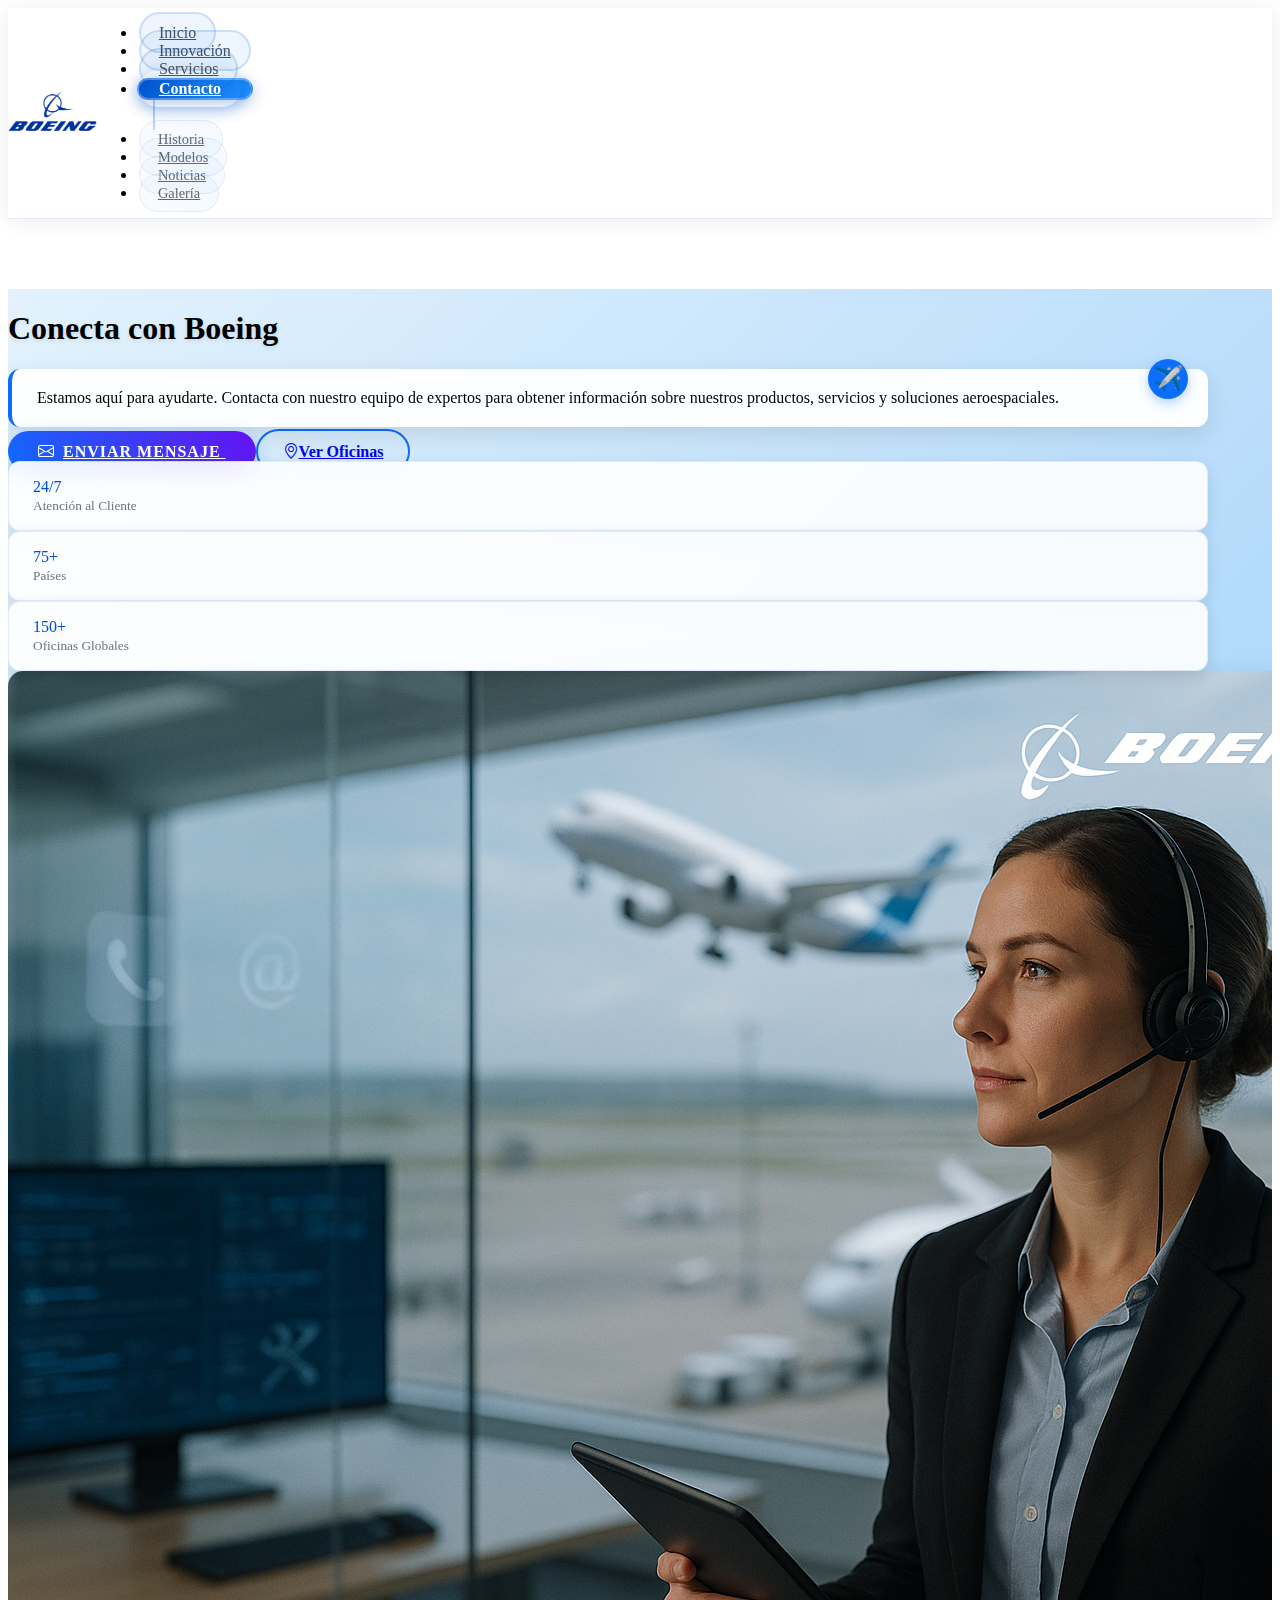
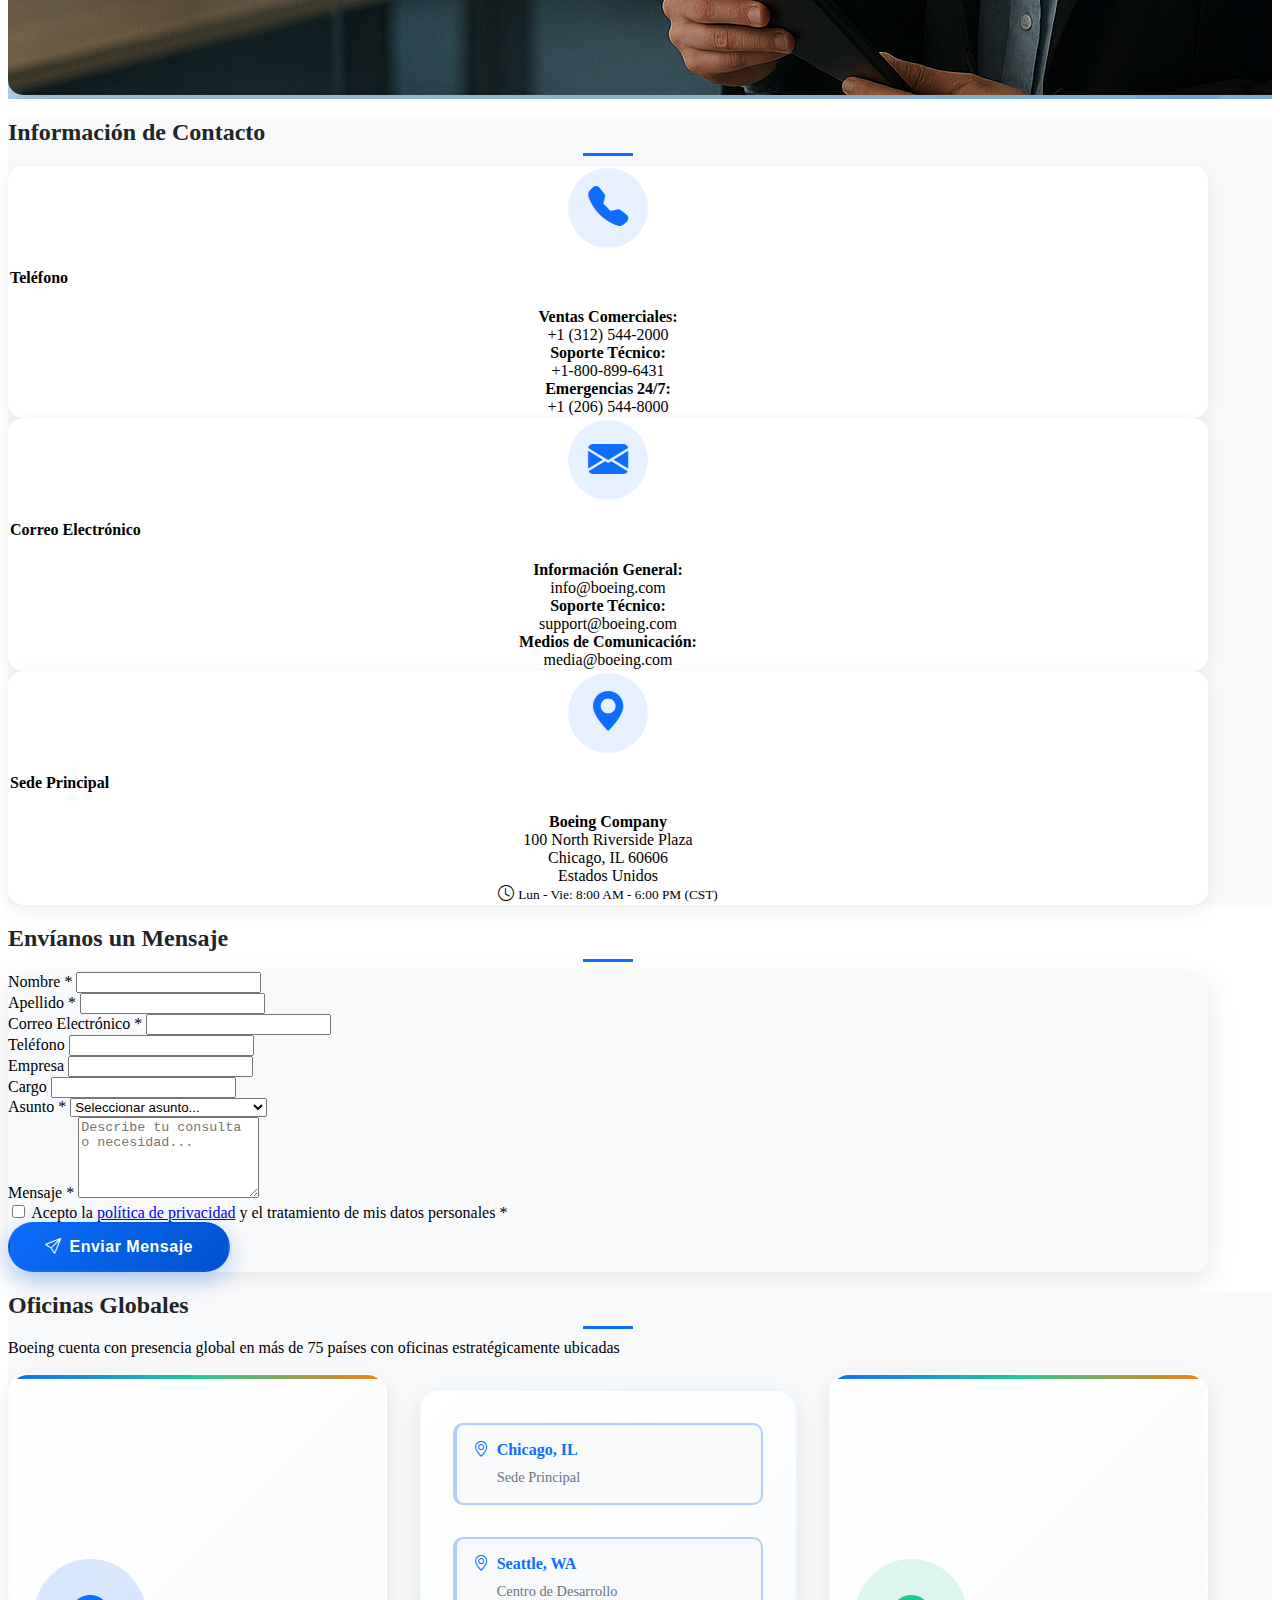
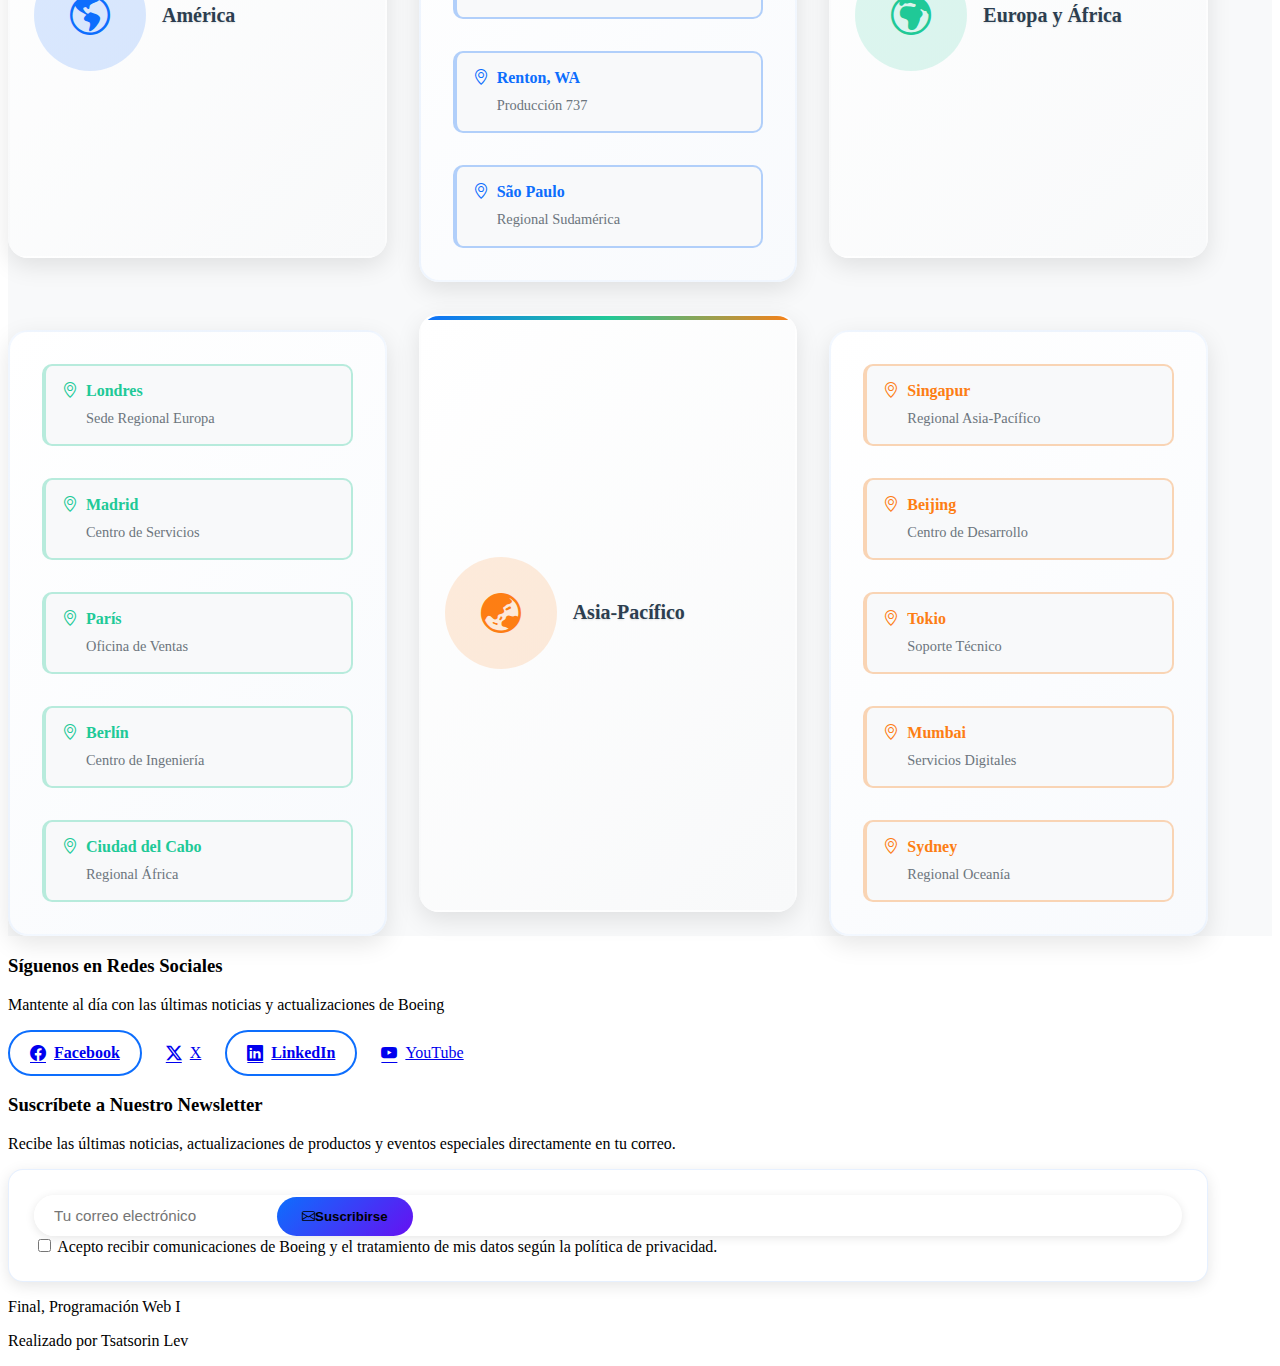
<file: contacto.html>
<!DOCTYPE html>
<html lang="es">
  <head>
    <meta charset="UTF-8" />
    <meta name="viewport" content="width=device-width, initial-scale=1" />
    <title>Boeing - Contacto</title>
    <link
      href="https://cdn.jsdelivr.net/npm/bootstrap@5.3.7/dist/css/bootstrap.min.css"
      rel="stylesheet"
      integrity="sha384-LN+7fdVzj6u52u30Kp6M/trliBMCMKTyK833zpbD+pXdCLuTusPj697FH4R/5mcr"
      crossorigin="anonymous"
    />
    <link
      rel="stylesheet"
      href="https://cdn.jsdelivr.net/npm/bootstrap-icons@1.11.3/font/bootstrap-icons.min.css"
    />
    <link rel="stylesheet" href="css/styles.css" />
  </head>

  <body>
    <!-- HEADER -->
    <header class="bg-white shadow-sm fixed-top">
      <nav class="navbar navbar-expand-custom navbar-light p-0">
        <div class="container">
          <a class="navbar-brand" href="index.html">
            <img src="assets/boeing_logo.png" alt="Boeing logo" height="50" />
          </a>
          <button
            class="navbar-toggler"
            type="button"
            data-bs-toggle="collapse"
            data-bs-target="#navbarNav"
            aria-controls="navbarNav"
            aria-expanded="false"
            aria-label="Toggle navigation"
          >
            <span class="navbar-toggler-icon"></span>
          </button>
          <div class="collapse navbar-collapse" id="navbarNav">
            <ul class="navbar-nav ms-auto">
              <!-- PÁGINAS PRINCIPALES -->
              <li class="nav-item">
                <a class="nav-link text-dark fw-medium" href="index.html"
                  >Inicio</a
                >
              </li>
              <li class="nav-item">
                <a class="nav-link text-dark fw-medium" href="innovation.html"
                  >Innovación</a
                >
              </li>
              <li class="nav-item">
                <a class="nav-link text-dark fw-medium" href="servicios.html"
                  >Servicios</a
                >
              </li>
              <li class="nav-item innovation-nav-item">
                <a
                  class="nav-link innovation-active fw-medium"
                  href="contacto.html"
                  >Contacto</a
                >
              </li>

              <!-- SEPARADOR VISUAL -->
              <li class="nav-divider d-none d-custom-block"></li>

              <!-- SECCIONES DE INICIO -->
              <li class="nav-item nav-section-item">
                <a
                  class="nav-link text-dark fw-medium nav-section-link"
                  href="index.html#history"
                  >Historia</a
                >
              </li>
              <li class="nav-item nav-section-item">
                <a
                  class="nav-link text-dark fw-medium nav-section-link"
                  href="index.html#models"
                  >Modelos</a
                >
              </li>
              <li class="nav-item nav-section-item">
                <a
                  class="nav-link text-dark fw-medium nav-section-link"
                  href="index.html#news"
                  >Noticias</a
                >
              </li>
              <li class="nav-item nav-section-item">
                <a
                  class="nav-link text-dark fw-medium nav-section-link"
                  href="index.html#fleet"
                  >Galería</a
                >
              </li>
            </ul>
          </div>
        </div>
      </nav>
    </header>

    <main class="pt-header-offset">
      <!-- HERO SECTION -->
      <section id="contact-hero" class="hero-section">
        <div class="container py-5">
          <div class="row align-items-center min-vh-60">
            <div class="col-lg-6 col-md-12 order-2 order-lg-1">
              <div class="hero-content py-4">
                <h1 class="display-4 fw-bold text-primary mb-4">
                  Conecta con Boeing
                </h1>
                <p class="lead text-dark mb-4">
                  Estamos aquí para ayudarte. Contacta con nuestro equipo de
                  expertos para obtener información sobre nuestros productos,
                  servicios y soluciones aeroespaciales.
                </p>
                <div class="d-flex gap-3 mt-4">
                  <a href="#contact-form" class="btn btn-boeing">
                    <i class="bi bi-envelope me-2"></i>Enviar Mensaje
                  </a>
                  <a href="#offices" class="btn btn-outline-primary">
                    <i class="bi bi-geo-alt me-2"></i>Ver Oficinas
                  </a>
                </div>
                <div class="mt-4 d-flex align-items-center gap-4">
                  <div class="text-center">
                    <div class="h3 text-primary fw-bold mb-0">24/7</div>
                    <small class="text-muted">Atención al Cliente</small>
                  </div>
                  <div class="text-center">
                    <div class="h3 text-primary fw-bold mb-0">75+</div>
                    <small class="text-muted">Países</small>
                  </div>
                  <div class="text-center">
                    <div class="h3 text-primary fw-bold mb-0">150+</div>
                    <small class="text-muted">Oficinas Globales</small>
                  </div>
                </div>
              </div>
            </div>
            <div class="col-lg-6 col-md-12 order-1 order-lg-2">
              <div class="hero-image py-4">
                <img
                  src="assets/boeing_contact_img.png"
                  alt="Boeing Contact"
                  class="img-fluid rounded shadow-lg"
                />
              </div>
            </div>
          </div>
        </div>
      </section>

      <!-- CONTACT INFORMATION -->
      <section id="contact-info" class="bg-light">
        <div class="container py-5">
          <div class="row">
            <div class="col-12">
              <h2 class="text-center mb-5">Información de Contacto</h2>
            </div>
          </div>
          <div class="row g-4">
            <!-- Phone Contact -->
            <div class="col-lg-4 col-md-6 col-sm-12">
              <div class="contact-card text-center p-4">
                <div class="contact-icon mb-3">
                  <i class="bi bi-telephone-fill display-1 text-primary"></i>
                </div>
                <h4 class="text-primary mb-3">Teléfono</h4>
                <div class="contact-details">
                  <div class="mb-2">
                    <strong>Ventas Comerciales:</strong>
                    <div class="text-muted">+1 (312) 544-2000</div>
                  </div>
                  <div class="mb-2">
                    <strong>Soporte Técnico:</strong>
                    <div class="text-muted">+1-800-899-6431</div>
                  </div>
                  <div class="mb-2">
                    <strong>Emergencias 24/7:</strong>
                    <div class="text-muted">+1 (206) 544-8000</div>
                  </div>
                </div>
              </div>
            </div>

            <!-- Email Contact -->
            <div class="col-lg-4 col-md-6 col-sm-12">
              <div class="contact-card text-center p-4">
                <div class="contact-icon mb-3">
                  <i class="bi bi-envelope-fill display-1 text-primary"></i>
                </div>
                <h4 class="text-primary mb-3">Correo Electrónico</h4>
                <div class="contact-details">
                  <div class="mb-2">
                    <strong>Información General:</strong>
                    <div class="text-muted">info@boeing.com</div>
                  </div>
                  <div class="mb-2">
                    <strong>Soporte Técnico:</strong>
                    <div class="text-muted">support@boeing.com</div>
                  </div>
                  <div class="mb-2">
                    <strong>Medios de Comunicación:</strong>
                    <div class="text-muted">media@boeing.com</div>
                  </div>
                </div>
              </div>
            </div>

            <!-- Address Contact -->
            <div class="col-lg-4 col-md-6 col-sm-12">
              <div class="contact-card text-center p-4">
                <div class="contact-icon mb-3">
                  <i class="bi bi-geo-alt-fill display-1 text-primary"></i>
                </div>
                <h4 class="text-primary mb-3">Sede Principal</h4>
                <div class="contact-details">
                  <div class="mb-2">
                    <strong>Boeing Company</strong>
                  </div>
                  <div class="text-muted mb-2">
                    100 North Riverside Plaza<br />
                    Chicago, IL 60606<br />
                    Estados Unidos
                  </div>
                  <div class="text-primary">
                    <i class="bi bi-clock me-2"></i>
                    <small>Lun - Vie: 8:00 AM - 6:00 PM (CST)</small>
                  </div>
                </div>
              </div>
            </div>
          </div>
        </div>
      </section>

      <!-- CONTACT FORM -->
      <section id="contact-form" class="bg-white">
        <div class="container py-5">
          <div class="row">
            <div class="col-12">
              <h2 class="text-center mb-5">Envíanos un Mensaje</h2>
            </div>
          </div>
          <div class="row justify-content-center">
            <div class="col-lg-8 col-md-10">
              <div class="contact-form-container p-4">
                <form class="contact-form">
                  <div class="row g-3">
                    <!-- Personal Information -->
                    <div class="col-md-6">
                      <label for="firstName" class="form-label">Nombre *</label>
                      <input
                        type="text"
                        class="form-control"
                        id="firstName"
                        required
                      />
                    </div>
                    <div class="col-md-6">
                      <label for="lastName" class="form-label"
                        >Apellido *</label
                      >
                      <input
                        type="text"
                        class="form-control"
                        id="lastName"
                        required
                      />
                    </div>

                    <!-- Contact Information -->
                    <div class="col-md-6">
                      <label for="email" class="form-label"
                        >Correo Electrónico *</label
                      >
                      <input
                        type="email"
                        class="form-control"
                        id="email"
                        required
                      />
                    </div>
                    <div class="col-md-6">
                      <label for="phone" class="form-label">Teléfono</label>
                      <input type="tel" class="form-control" id="phone" />
                    </div>

                    <!-- Company Information -->
                    <div class="col-md-6">
                      <label for="company" class="form-label">Empresa</label>
                      <input type="text" class="form-control" id="company" />
                    </div>
                    <div class="col-md-6">
                      <label for="position" class="form-label">Cargo</label>
                      <input type="text" class="form-control" id="position" />
                    </div>

                    <!-- Subject -->
                    <div class="col-12">
                      <label for="subject" class="form-label">Asunto *</label>
                      <select class="form-select" id="subject" required>
                        <option value="">Seleccionar asunto...</option>
                        <option value="sales">Consulta de Ventas</option>
                        <option value="technical">Soporte Técnico</option>
                        <option value="maintenance">
                          Servicios de Mantenimiento
                        </option>
                        <option value="training">
                          Programas de Entrenamiento
                        </option>
                        <option value="parts">Repuestos y Suministros</option>
                        <option value="media">Consulta de Medios</option>
                        <option value="general">Información General</option>
                        <option value="other">Otro</option>
                      </select>
                    </div>

                    <!-- Message -->
                    <div class="col-12">
                      <label for="message" class="form-label">Mensaje *</label>
                      <textarea
                        class="form-control"
                        id="message"
                        rows="5"
                        required
                        placeholder="Describe tu consulta o necesidad..."
                      ></textarea>
                    </div>

                    <!-- Privacy Policy -->
                    <div class="col-12">
                      <div class="form-check">
                        <input
                          class="form-check-input"
                          type="checkbox"
                          id="privacy"
                          required
                        />
                        <label class="form-check-label" for="privacy">
                          Acepto la
                          <a href="#" class="text-primary"
                            >política de privacidad</a
                          >
                          y el tratamiento de mis datos personales *
                        </label>
                      </div>
                    </div>

                    <!-- Submit Button -->
                    <div class="col-12 text-center">
                      <button type="submit" class="btn btn-boeing btn-lg px-5">
                        <i class="bi bi-send me-2"></i>Enviar Mensaje
                      </button>
                    </div>
                  </div>
                </form>
              </div>
            </div>
          </div>
        </div>
      </section>

      <!-- GLOBAL OFFICES -->
      <section id="offices" class="bg-light">
        <div class="container py-5">
          <div class="row">
            <div class="col-12">
              <h2 class="text-center mb-5">Oficinas Globales</h2>
              <p class="text-center text-muted mb-5">
                Boeing cuenta con presencia global en más de 75 países con
                oficinas estratégicamente ubicadas
              </p>
            </div>
          </div>
          <div class="row">
            <div class="col-12">
              <div class="office-grid">
                <!-- Americas -->
                <div class="region-header">
                  <i class="bi bi-globe-americas region-icon"></i>
                  <h5>América</h5>
                </div>
                <div class="office-list">
                  <div class="office-item">
                    <h6><i class="bi bi-geo-alt me-2"></i>Chicago, IL</h6>
                    <p>Sede Principal</p>
                  </div>
                  <div class="office-item">
                    <h6><i class="bi bi-geo-alt me-2"></i>Seattle, WA</h6>
                    <p>Centro de Desarrollo</p>
                  </div>
                  <div class="office-item">
                    <h6><i class="bi bi-geo-alt me-2"></i>Renton, WA</h6>
                    <p>Producción 737</p>
                  </div>
                  <div class="office-item">
                    <h6><i class="bi bi-geo-alt me-2"></i>São Paulo</h6>
                    <p>Regional Sudamérica</p>
                  </div>
                </div>

                <!-- Europe & Africa -->
                <div class="region-header">
                  <i class="bi bi-globe-europe-africa region-icon"></i>
                  <h5>Europa y África</h5>
                </div>
                <div class="office-list">
                  <div class="office-item">
                    <h6><i class="bi bi-geo-alt me-2"></i>Londres</h6>
                    <p>Sede Regional Europa</p>
                  </div>
                  <div class="office-item">
                    <h6><i class="bi bi-geo-alt me-2"></i>Madrid</h6>
                    <p>Centro de Servicios</p>
                  </div>
                  <div class="office-item">
                    <h6><i class="bi bi-geo-alt me-2"></i>París</h6>
                    <p>Oficina de Ventas</p>
                  </div>
                  <div class="office-item">
                    <h6><i class="bi bi-geo-alt me-2"></i>Berlín</h6>
                    <p>Centro de Ingeniería</p>
                  </div>
                  <div class="office-item">
                    <h6><i class="bi bi-geo-alt me-2"></i>Ciudad del Cabo</h6>
                    <p>Regional África</p>
                  </div>
                </div>

                <!-- Asia Pacific -->
                <div class="region-header">
                  <i class="bi bi-globe-asia-australia region-icon"></i>
                  <h5>Asia-Pacífico</h5>
                </div>
                <div class="office-list">
                  <div class="office-item">
                    <h6><i class="bi bi-geo-alt me-2"></i>Singapur</h6>
                    <p>Regional Asia-Pacífico</p>
                  </div>
                  <div class="office-item">
                    <h6><i class="bi bi-geo-alt me-2"></i>Beijing</h6>
                    <p>Centro de Desarrollo</p>
                  </div>
                  <div class="office-item">
                    <h6><i class="bi bi-geo-alt me-2"></i>Tokio</h6>
                    <p>Soporte Técnico</p>
                  </div>
                  <div class="office-item">
                    <h6><i class="bi bi-geo-alt me-2"></i>Mumbai</h6>
                    <p>Servicios Digitales</p>
                  </div>
                  <div class="office-item">
                    <h6><i class="bi bi-geo-alt me-2"></i>Sydney</h6>
                    <p>Regional Oceanía</p>
                  </div>
                </div>
              </div>
            </div>
          </div>
        </div>
      </section>

      <!-- SOCIAL MEDIA & NEWSLETTER -->
      <section id="social-newsletter" class="bg-white">
        <div class="container py-5">
          <div class="row">
            <div class="col-lg-6 col-md-12 mb-4 mb-lg-0">
              <div class="social-section text-center">
                <h3 class="text-primary mb-4">Síguenos en Redes Sociales</h3>
                <p class="text-muted mb-4">
                  Mantente al día con las últimas noticias y actualizaciones de
                  Boeing
                </p>
                <div class="social-buttons">
                  <a
                    href="https://www.facebook.com/Boeing"
                    class="btn btn-outline-primary btn-social me-3 mb-3"
                    target="_blank"
                    rel="noopener noreferrer"
                  >
                    <i class="bi bi-facebook fs-4"></i>
                    <span class="ms-2">Facebook</span>
                  </a>
                  <a
                    href="https://x.com/Boeing"
                    class="btn btn-outline-info btn-social me-3 mb-3"
                    target="_blank"
                    rel="noopener noreferrer"
                  >
                    <i class="bi bi-twitter-x fs-4"></i>
                    <span class="ms-2">X</span>
                  </a>
                  <a
                    href="https://www.linkedin.com/company/boeing"
                    class="btn btn-outline-primary btn-social me-3 mb-3"
                    target="_blank"
                    rel="noopener noreferrer"
                  >
                    <i class="bi bi-linkedin fs-4"></i>
                    <span class="ms-2">LinkedIn</span>
                  </a>
                  <a
                    href="https://www.youtube.com/user/Boeing"
                    class="btn btn-outline-danger btn-social mb-3"
                    target="_blank"
                    rel="noopener noreferrer"
                  >
                    <i class="bi bi-youtube fs-4"></i>
                    <span class="ms-2">YouTube</span>
                  </a>
                </div>
              </div>
            </div>
            <div class="col-lg-6 col-md-12">
              <div class="newsletter-section">
                <h3 class="text-primary mb-4">
                  Suscríbete a Nuestro Newsletter
                </h3>
                <p class="text-muted mb-4">
                  Recibe las últimas noticias, actualizaciones de productos y
                  eventos especiales directamente en tu correo.
                </p>
                <form class="newsletter-form">
                  <div class="input-group mb-3">
                    <input
                      type="email"
                      class="form-control"
                      placeholder="Tu correo electrónico"
                      required
                    />
                    <button class="btn btn-primary" type="submit">
                      <i class="bi bi-envelope me-2"></i>Suscribirse
                    </button>
                  </div>
                  <div class="form-check">
                    <input
                      class="form-check-input"
                      type="checkbox"
                      id="newsletterPrivacy"
                      required
                    />
                    <label
                      class="form-check-label small"
                      for="newsletterPrivacy"
                    >
                      Acepto recibir comunicaciones de Boeing y el tratamiento
                      de mis datos según la política de privacidad.
                    </label>
                  </div>
                </form>
              </div>
            </div>
          </div>
        </div>
      </section>
    </main>

    <!-- FOOTER -->
    <footer class="bg-primary text-white py-4">
      <div class="container">
        <div class="row">
          <div class="col-12 text-center">
            <p class="mb-1">Final, Programación Web I</p>
            <p class="mb-0">Realizado por Tsatsorin Lev</p>
          </div>
        </div>
      </div>
    </footer>

    <script
      src="https://cdn.jsdelivr.net/npm/@popperjs/core@2.11.8/dist/umd/popper.min.js"
      integrity="sha384-I7E8VVD/ismYTF4hNIPjVp/Zjvgyol6VFvRkX/vR+Vc4jQkC+hVqc2pM8ODewa9r"
      crossorigin="anonymous"
    ></script>
    <script
      src="https://cdn.jsdelivr.net/npm/bootstrap@5.3.7/dist/js/bootstrap.bundle.min.js"
      integrity="sha384-ndDqU0Gzau9qJ1lfW4pNLlhNTkCfHzAVBReH9diLvGRem5+R9g2FzA8ZGN954O5Q"
      crossorigin="anonymous"
    ></script>
  </body>
</html>
</file>
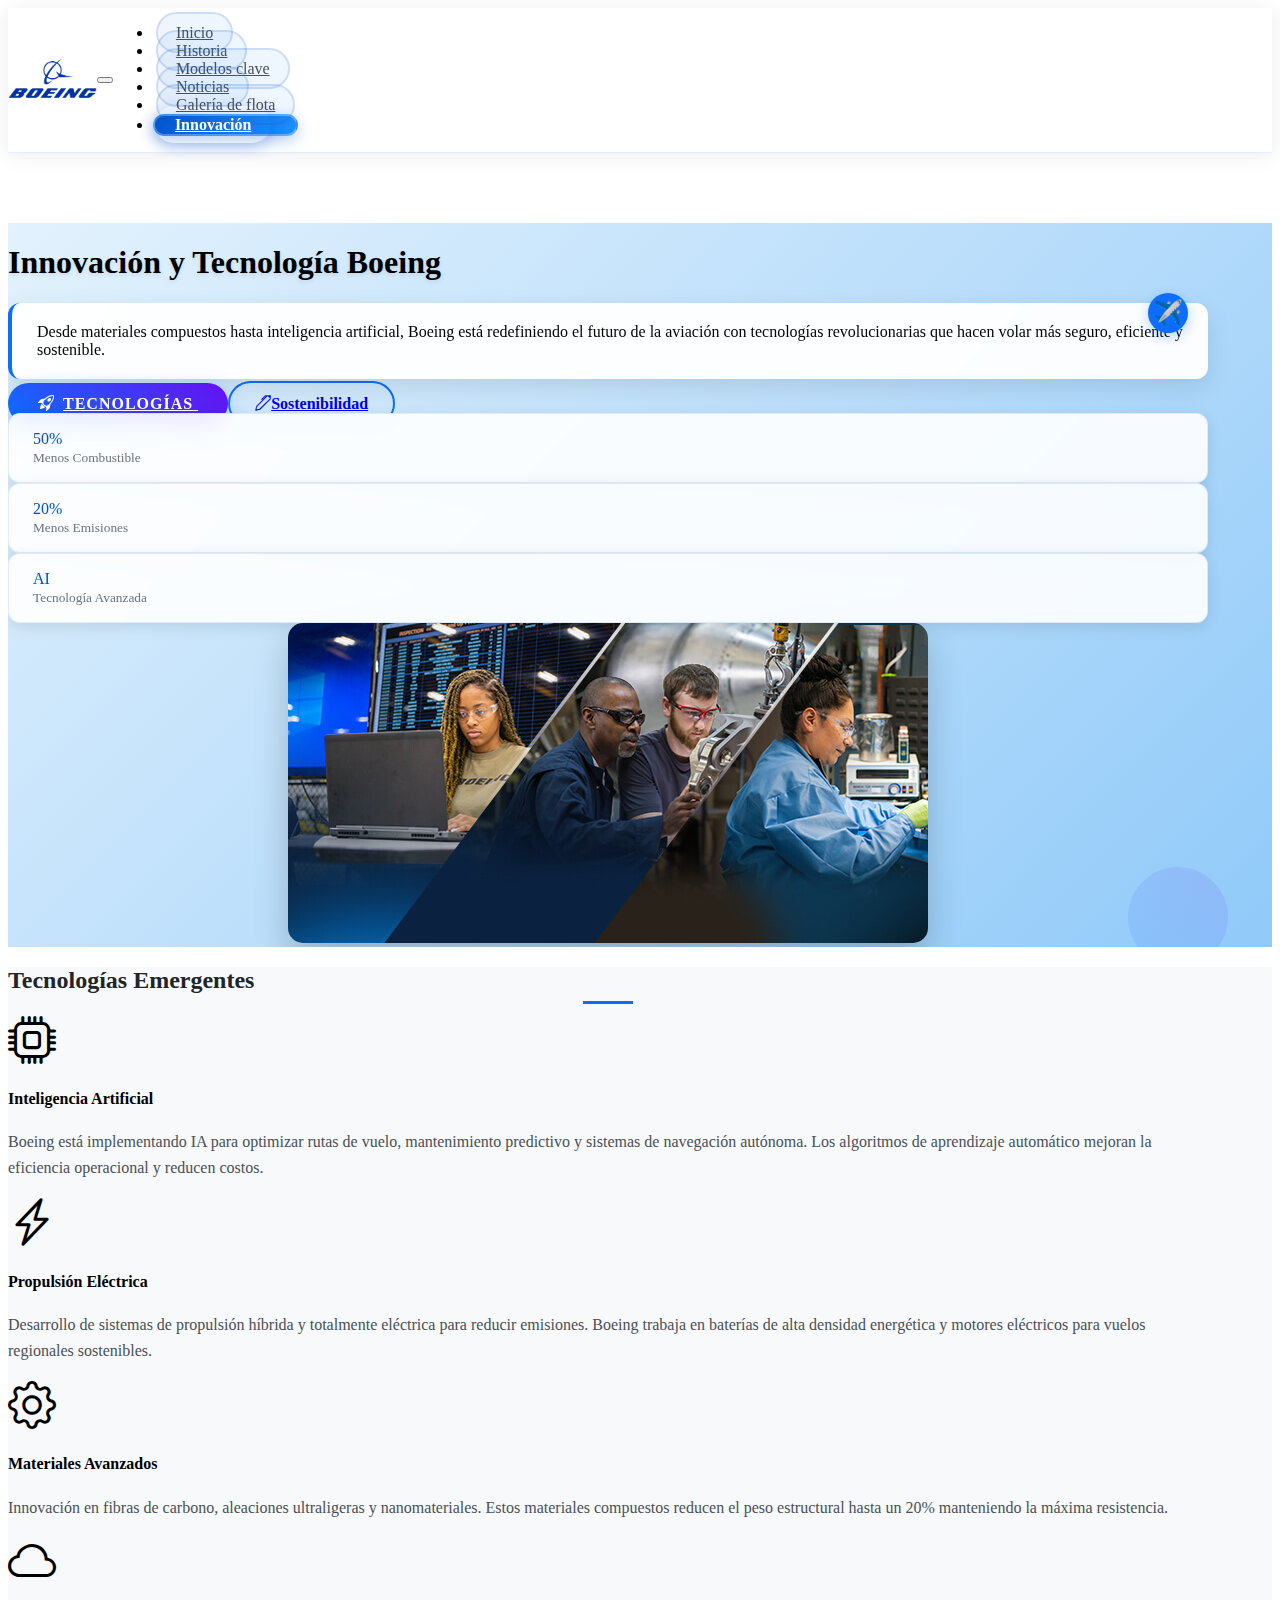
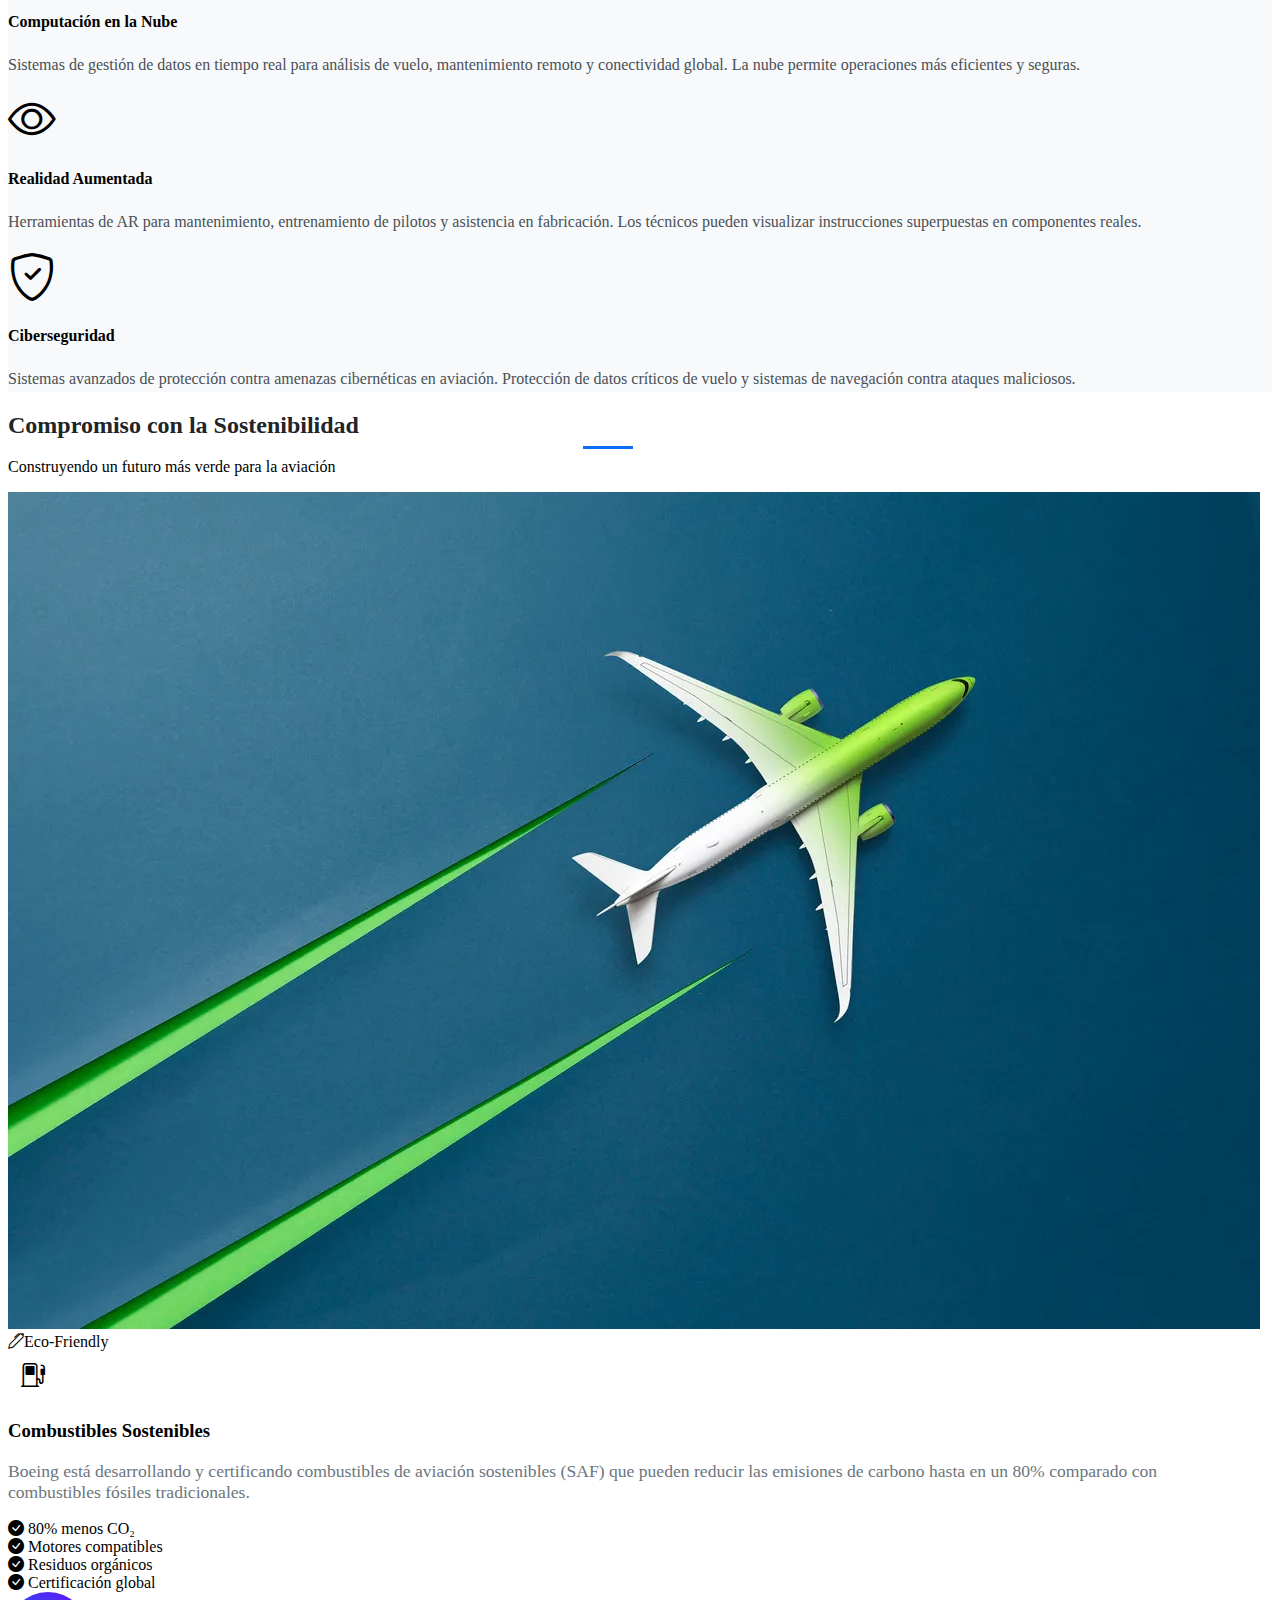
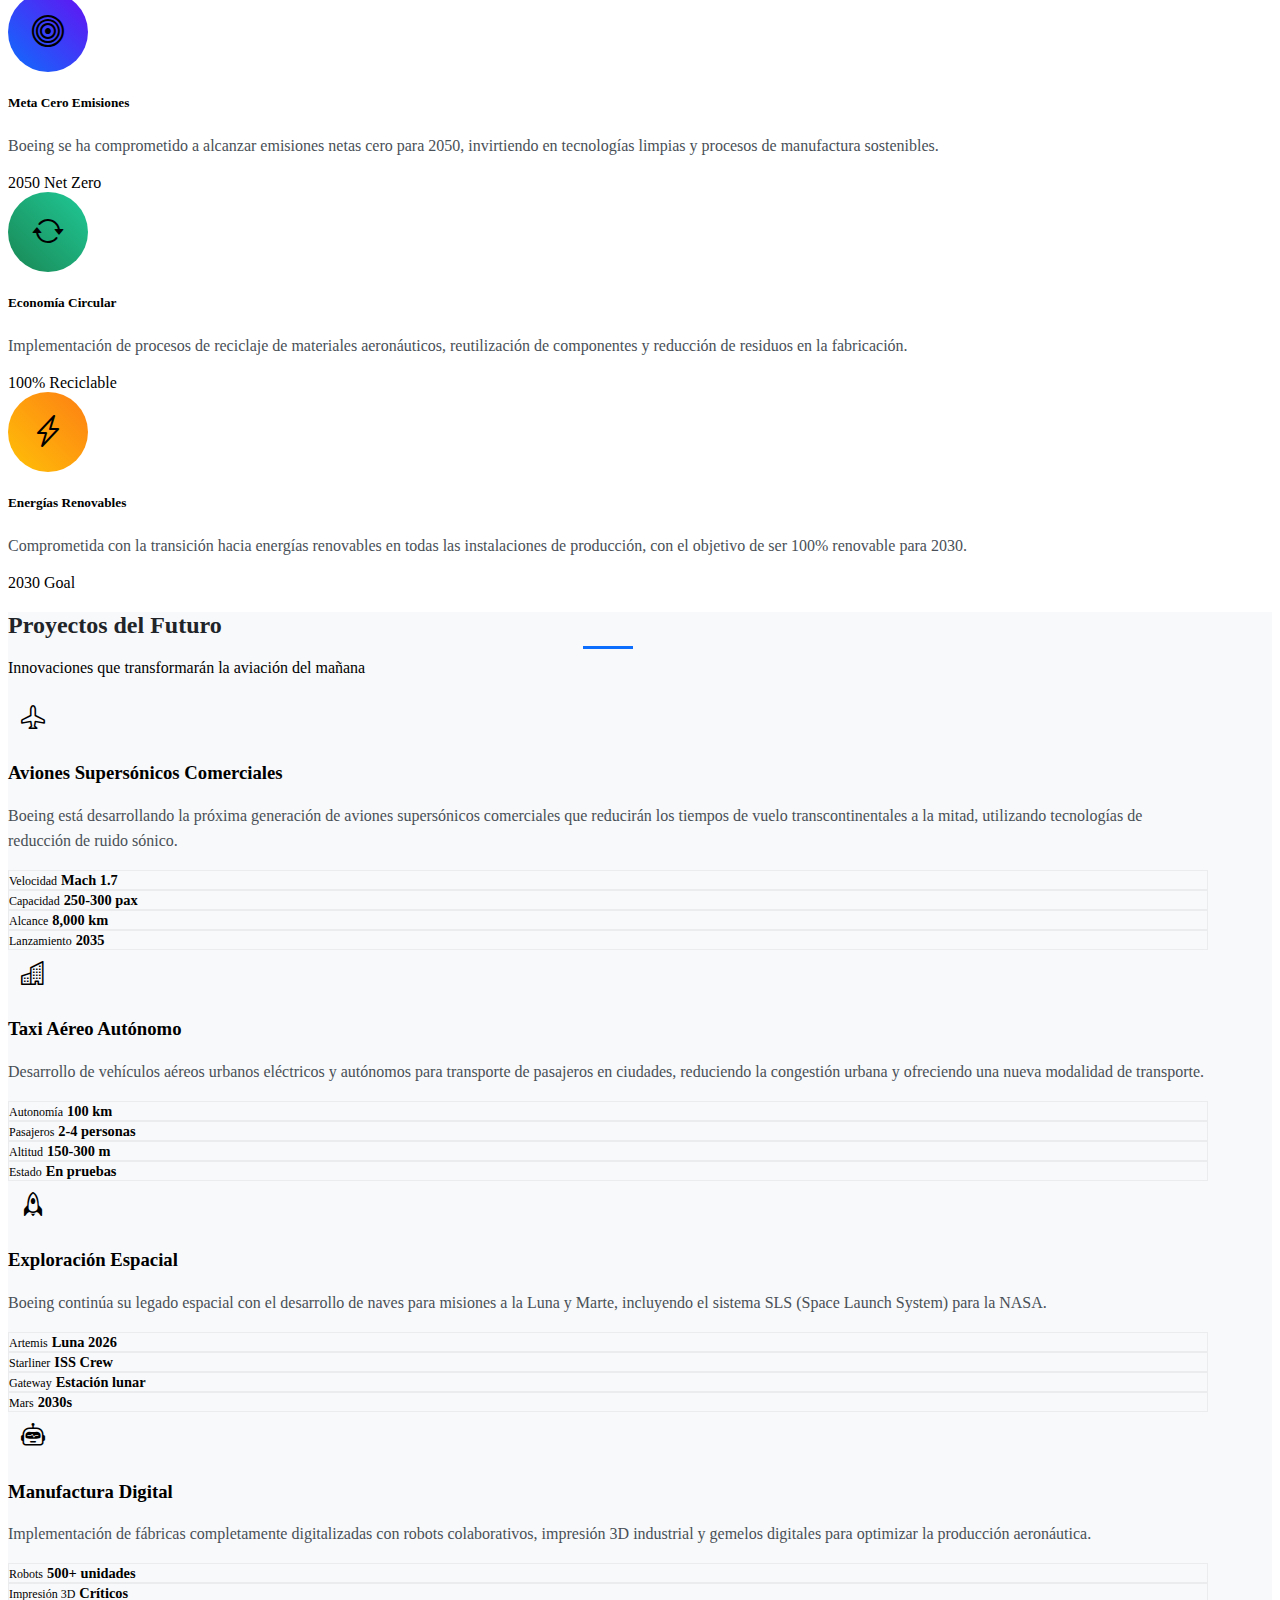
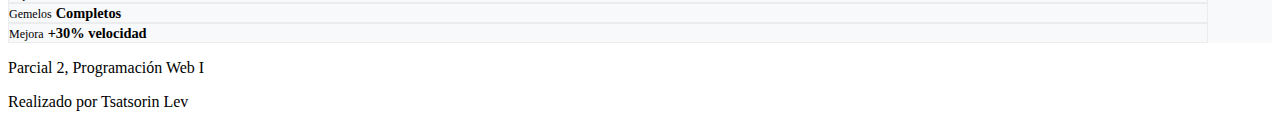
<file: innovation.html>
<!DOCTYPE html>
<html lang="es">
  <head>
    <meta charset="UTF-8" />
    <meta name="viewport" content="width=device-width, initial-scale=1" />
    <title>Boeing - Innovación y Tecnología</title>
    <link
      href="https://cdn.jsdelivr.net/npm/bootstrap@5.3.7/dist/css/bootstrap.min.css"
      rel="stylesheet"
      integrity="sha384-LN+7fdVzj6u52u30Kp6M/trliBMCMKTyK833zpbD+pXdCLuTusPj697FH4R/5mcr"
      crossorigin="anonymous"
    />
    <link
      rel="stylesheet"
      href="https://cdn.jsdelivr.net/npm/bootstrap-icons@1.11.3/font/bootstrap-icons.min.css"
    />
    <link rel="stylesheet" href="css/styles.css" />
  </head>

  <body>
    <header class="bg-white shadow-sm fixed-top">
      <nav class="navbar navbar-expand-lg navbar-light p-0">
        <div class="container">
          <a class="navbar-brand" href="index.html">
            <img src="assets/boeing_logo.png" alt="Boeing logo" height="50" />
          </a>
          <button
            class="navbar-toggler"
            type="button"
            data-bs-toggle="collapse"
            data-bs-target="#navbarNav"
            aria-controls="navbarNav"
            aria-expanded="false"
            aria-label="Toggle navigation"
          >
            <span class="navbar-toggler-icon"></span>
          </button>
          <div class="collapse navbar-collapse" id="navbarNav">
            <ul class="navbar-nav ms-auto">
              <li class="nav-item">
                <a class="nav-link text-dark fw-medium" href="index.html"
                  >Inicio</a
                >
              </li>
              <li class="nav-item">
                <a
                  class="nav-link text-dark fw-medium"
                  href="index.html#history"
                  >Historia</a
                >
              </li>
              <li class="nav-item">
                <a class="nav-link text-dark fw-medium" href="index.html#models"
                  >Modelos clave</a
                >
              </li>
              <li class="nav-item">
                <a class="nav-link text-dark fw-medium" href="index.html#news"
                  >Noticias</a
                >
              </li>
              <li class="nav-item">
                <a class="nav-link text-dark fw-medium" href="index.html#fleet"
                  >Galería de flota</a
                >
              </li>
              <li class="nav-item innovation-nav-item">
                <a
                  class="nav-link innovation-active fw-medium"
                  href="innovation.html"
                  >Innovación</a
                >
              </li>
            </ul>
          </div>
        </div>
      </nav>
    </header>

    <main class="pt-header-offset">
      <!-- HERO SECTION -->
      <section id="innovation-hero" class="hero-section">
        <div class="container py-5">
          <div class="row align-items-center min-vh-60">
            <div class="col-lg-6 col-md-12 order-2 order-lg-1">
              <div class="hero-content py-4">
                <h1 class="display-4 fw-bold text-primary mb-4">
                  Innovación y Tecnología Boeing
                </h1>
                <p class="lead text-dark mb-4">
                  Desde materiales compuestos hasta inteligencia artificial,
                  <span class="fw-bold text-primary">Boeing</span> está
                  redefiniendo el futuro de la aviación con tecnologías
                  revolucionarias que hacen volar más seguro, eficiente y
                  sostenible.
                </p>
                <div class="d-flex gap-3 mt-4">
                  <a href="#emerging-tech" class="btn btn-boeing">
                    <i class="bi bi-rocket-takeoff me-2"></i>Tecnologías
                  </a>
                  <a href="#sustainability" class="btn btn-outline-primary">
                    <i class="bi bi-leaf me-2"></i>Sostenibilidad
                  </a>
                </div>
                <div class="mt-4 d-flex align-items-center gap-4">
                  <div class="text-center">
                    <div class="h3 text-primary fw-bold mb-0">50%</div>
                    <small class="text-muted">Menos Combustible</small>
                  </div>
                  <div class="text-center">
                    <div class="h3 text-primary fw-bold mb-0">20%</div>
                    <small class="text-muted">Menos Emisiones</small>
                  </div>
                  <div class="text-center">
                    <div class="h3 text-primary fw-bold mb-0">AI</div>
                    <small class="text-muted">Tecnología Avanzada</small>
                  </div>
                </div>
              </div>
            </div>
            <div class="col-lg-6 col-md-12 order-1 order-lg-2">
              <div class="hero-image py-4">
                <img
                  src="assets/innovation_logo.jpg"
                  alt="Innovación"
                  class="img-fluid rounded shadow-lg"
                />
              </div>
            </div>
          </div>
        </div>
      </section>

      <!-- TECNOLOGÍAS EMERGENTES -->
      <section id="emerging-tech" class="bg-light">
        <div class="container py-5">
          <h2 class="text-center mb-5">Tecnologías Emergentes</h2>
          <div class="row g-4">
            <div class="col-lg-4 col-md-6">
              <div class="card border-0 shadow h-100">
                <div class="card-body text-center">
                  <div class="mb-3">
                    <i
                      class="bi bi-cpu text-primary"
                      style="font-size: 3rem"
                    ></i>
                  </div>
                  <h4 class="card-title text-primary">
                    Inteligencia Artificial
                  </h4>
                  <p class="card-text">
                    Boeing está implementando IA para optimizar rutas de vuelo,
                    mantenimiento predictivo y sistemas de navegación autónoma.
                    Los algoritmos de aprendizaje automático mejoran la
                    eficiencia operacional y reducen costos.
                  </p>
                </div>
              </div>
            </div>
            <div class="col-lg-4 col-md-6">
              <div class="card border-0 shadow h-100">
                <div class="card-body text-center">
                  <div class="mb-3">
                    <i
                      class="bi bi-lightning-charge text-primary"
                      style="font-size: 3rem"
                    ></i>
                  </div>
                  <h4 class="card-title text-primary">Propulsión Eléctrica</h4>
                  <p class="card-text">
                    Desarrollo de sistemas de propulsión híbrida y totalmente
                    eléctrica para reducir emisiones. Boeing trabaja en baterías
                    de alta densidad energética y motores eléctricos para vuelos
                    regionales sostenibles.
                  </p>
                </div>
              </div>
            </div>
            <div class="col-lg-4 col-md-6">
              <div class="card border-0 shadow h-100">
                <div class="card-body text-center">
                  <div class="mb-3">
                    <i
                      class="bi bi-gear text-primary"
                      style="font-size: 3rem"
                    ></i>
                  </div>
                  <h4 class="card-title text-primary">Materiales Avanzados</h4>
                  <p class="card-text">
                    Innovación en fibras de carbono, aleaciones ultraligeras y
                    nanomateriales. Estos materiales compuestos reducen el peso
                    estructural hasta un 20% manteniendo la máxima resistencia.
                  </p>
                </div>
              </div>
            </div>
            <div class="col-lg-4 col-md-6">
              <div class="card border-0 shadow h-100">
                <div class="card-body text-center">
                  <div class="mb-3">
                    <i
                      class="bi bi-cloud text-primary"
                      style="font-size: 3rem"
                    ></i>
                  </div>
                  <h4 class="card-title text-primary">
                    Computación en la Nube
                  </h4>
                  <p class="card-text">
                    Sistemas de gestión de datos en tiempo real para análisis de
                    vuelo, mantenimiento remoto y conectividad global. La nube
                    permite operaciones más eficientes y seguras.
                  </p>
                </div>
              </div>
            </div>
            <div class="col-lg-4 col-md-6">
              <div class="card border-0 shadow h-100">
                <div class="card-body text-center">
                  <div class="mb-3">
                    <i
                      class="bi bi-eye text-primary"
                      style="font-size: 3rem"
                    ></i>
                  </div>
                  <h4 class="card-title text-primary">Realidad Aumentada</h4>
                  <p class="card-text">
                    Herramientas de AR para mantenimiento, entrenamiento de
                    pilotos y asistencia en fabricación. Los técnicos pueden
                    visualizar instrucciones superpuestas en componentes reales.
                  </p>
                </div>
              </div>
            </div>
            <div class="col-lg-4 col-md-6">
              <div class="card border-0 shadow h-100">
                <div class="card-body text-center">
                  <div class="mb-3">
                    <i
                      class="bi bi-shield-check text-primary"
                      style="font-size: 3rem"
                    ></i>
                  </div>
                  <h4 class="card-title text-primary">Ciberseguridad</h4>
                  <p class="card-text">
                    Sistemas avanzados de protección contra amenazas
                    cibernéticas en aviación. Protección de datos críticos de
                    vuelo y sistemas de navegación contra ataques maliciosos.
                  </p>
                </div>
              </div>
            </div>
          </div>
        </div>
      </section>

      <!-- SOSTENIBILIDAD -->
      <section id="sustainability" class="bg-white">
        <div class="container py-5">
          <div class="text-center mb-5">
            <h2 class="section-title">Compromiso con la Sostenibilidad</h2>
            <p class="lead text-muted">
              Construyendo un futuro más verde para la aviación
            </p>
          </div>

          <div class="row align-items-center mb-5">
            <div class="col-lg-6 col-md-12 mb-4 mb-lg-0">
              <div class="position-relative">
                <img
                  src="assets/boeing_green.webp"
                  alt="Boeing sostenible"
                  class="img-fluid rounded shadow-lg"
                />
                <div class="position-absolute top-0 start-0 m-3">
                  <span class="badge bg-success px-3 py-2">
                    <i class="bi bi-leaf me-1"></i>Eco-Friendly
                  </span>
                </div>
              </div>
            </div>
            <div class="col-lg-6 col-md-12">
              <div class="sustainability-content">
                <div class="d-flex align-items-center mb-3">
                  <div class="icon-circle bg-primary text-white me-3">
                    <i class="bi bi-fuel-pump"></i>
                  </div>
                  <h3 class="text-primary mb-0">Combustibles Sostenibles</h3>
                </div>
                <p class="mb-4 lead">
                  Boeing está desarrollando y certificando combustibles de
                  aviación sostenibles (SAF) que pueden reducir las emisiones de
                  carbono hasta en un 80% comparado con combustibles fósiles
                  tradicionales.
                </p>
                <div class="row g-3">
                  <div class="col-md-6">
                    <div class="feature-item p-3 bg-light rounded">
                      <div class="d-flex align-items-center">
                        <i
                          class="bi bi-check-circle-fill text-success me-2"
                        ></i>
                        <span class="fw-medium">80% menos CO₂</span>
                      </div>
                    </div>
                  </div>
                  <div class="col-md-6">
                    <div class="feature-item p-3 bg-light rounded">
                      <div class="d-flex align-items-center">
                        <i
                          class="bi bi-check-circle-fill text-success me-2"
                        ></i>
                        <span class="fw-medium">Motores compatibles</span>
                      </div>
                    </div>
                  </div>
                  <div class="col-md-6">
                    <div class="feature-item p-3 bg-light rounded">
                      <div class="d-flex align-items-center">
                        <i
                          class="bi bi-check-circle-fill text-success me-2"
                        ></i>
                        <span class="fw-medium">Residuos orgánicos</span>
                      </div>
                    </div>
                  </div>
                  <div class="col-md-6">
                    <div class="feature-item p-3 bg-light rounded">
                      <div class="d-flex align-items-center">
                        <i
                          class="bi bi-check-circle-fill text-success me-2"
                        ></i>
                        <span class="fw-medium">Certificación global</span>
                      </div>
                    </div>
                  </div>
                </div>
              </div>
            </div>
          </div>

          <div class="row g-4">
            <div class="col-lg-4 col-12">
              <div class="card border-0 shadow h-100 sustainability-card">
                <div class="card-body text-center p-4">
                  <div class="sustainability-icon mb-4">
                    <div
                      class="icon-circle-large bg-gradient-primary text-white mx-auto"
                    >
                      <i class="bi bi-bullseye"></i>
                    </div>
                  </div>
                  <h5 class="card-title text-primary mb-3">
                    Meta Cero Emisiones
                  </h5>
                  <p class="card-text">
                    Boeing se ha comprometido a alcanzar emisiones netas cero
                    para 2050, invirtiendo en tecnologías limpias y procesos de
                    manufactura sostenibles.
                  </p>
                  <div class="mt-3">
                    <span class="badge bg-success px-3 py-2"
                      >2050 Net Zero</span
                    >
                  </div>
                </div>
              </div>
            </div>
            <div class="col-lg-4 col-12">
              <div class="card border-0 shadow h-100 sustainability-card">
                <div class="card-body text-center p-4">
                  <div class="sustainability-icon mb-4">
                    <div
                      class="icon-circle-large bg-gradient-success text-white mx-auto"
                    >
                      <i class="bi bi-arrow-repeat"></i>
                    </div>
                  </div>
                  <h5 class="card-title text-primary mb-3">
                    Economía Circular
                  </h5>
                  <p class="card-text">
                    Implementación de procesos de reciclaje de materiales
                    aeronáuticos, reutilización de componentes y reducción de
                    residuos en la fabricación.
                  </p>
                  <div class="mt-3">
                    <span class="badge bg-info px-3 py-2">100% Reciclable</span>
                  </div>
                </div>
              </div>
            </div>
            <div class="col-lg-4 col-12">
              <div class="card border-0 shadow h-100 sustainability-card">
                <div class="card-body text-center p-4">
                  <div class="sustainability-icon mb-4">
                    <div
                      class="icon-circle-large bg-gradient-warning text-white mx-auto"
                    >
                      <i class="bi bi-lightning-charge"></i>
                    </div>
                  </div>
                  <h5 class="card-title text-primary mb-3">
                    Energías Renovables
                  </h5>
                  <p class="card-text">
                    Comprometida con la transición hacia energías renovables en
                    todas las instalaciones de producción, con el objetivo de
                    ser 100% renovable para 2030.
                  </p>
                  <div class="mt-3">
                    <span class="badge bg-warning px-3 py-2">2030 Goal</span>
                  </div>
                </div>
              </div>
            </div>
          </div>
        </div>
      </section>

      <!-- PROYECTOS FUTUROS -->
      <section id="future-projects" class="bg-light">
        <div class="container py-5">
          <div class="text-center mb-5">
            <h2 class="section-title">Proyectos del Futuro</h2>
            <p class="lead text-muted">
              Innovaciones que transformarán la aviación del mañana
            </p>
          </div>
          <div class="row g-4">
            <div class="col-lg-6 col-md-12">
              <article class="card border-0 shadow h-100 future-card">
                <div class="card-body p-4">
                  <div class="d-flex align-items-center mb-3">
                    <div class="icon-circle bg-primary text-white me-3">
                      <i class="bi bi-airplane"></i>
                    </div>
                    <h3 class="card-title text-primary mb-0">
                      Aviones Supersónicos Comerciales
                    </h3>
                  </div>
                  <p class="card-text text-muted mb-4">
                    Boeing está desarrollando la próxima generación de aviones
                    supersónicos comerciales que reducirán los tiempos de vuelo
                    transcontinentales a la mitad, utilizando tecnologías de
                    reducción de ruido sónico.
                  </p>
                  <div class="row g-2">
                    <div class="col-6">
                      <div class="future-spec p-2 bg-white rounded">
                        <small class="text-muted d-block">Velocidad</small>
                        <strong class="text-primary">Mach 1.7</strong>
                      </div>
                    </div>
                    <div class="col-6">
                      <div class="future-spec p-2 bg-white rounded">
                        <small class="text-muted d-block">Capacidad</small>
                        <strong class="text-primary">250-300 pax</strong>
                      </div>
                    </div>
                    <div class="col-6">
                      <div class="future-spec p-2 bg-white rounded">
                        <small class="text-muted d-block">Alcance</small>
                        <strong class="text-primary">8,000 km</strong>
                      </div>
                    </div>
                    <div class="col-6">
                      <div class="future-spec p-2 bg-white rounded">
                        <small class="text-muted d-block">Lanzamiento</small>
                        <strong class="text-primary">2035</strong>
                      </div>
                    </div>
                  </div>
                </div>
              </article>
            </div>
            <div class="col-lg-6 col-md-12">
              <article class="card border-0 shadow h-100 future-card">
                <div class="card-body p-4">
                  <div class="d-flex align-items-center mb-3">
                    <div class="icon-circle bg-success text-white me-3">
                      <i class="bi bi-buildings"></i>
                    </div>
                    <h3 class="card-title text-primary mb-0">
                      Taxi Aéreo Autónomo
                    </h3>
                  </div>
                  <p class="card-text text-muted mb-4">
                    Desarrollo de vehículos aéreos urbanos eléctricos y
                    autónomos para transporte de pasajeros en ciudades,
                    reduciendo la congestión urbana y ofreciendo una nueva
                    modalidad de transporte.
                  </p>
                  <div class="row g-2">
                    <div class="col-6">
                      <div class="future-spec p-2 bg-white rounded">
                        <small class="text-muted d-block">Autonomía</small>
                        <strong class="text-success">100 km</strong>
                      </div>
                    </div>
                    <div class="col-6">
                      <div class="future-spec p-2 bg-white rounded">
                        <small class="text-muted d-block">Pasajeros</small>
                        <strong class="text-success">2-4 personas</strong>
                      </div>
                    </div>
                    <div class="col-6">
                      <div class="future-spec p-2 bg-white rounded">
                        <small class="text-muted d-block">Altitud</small>
                        <strong class="text-success">150-300 m</strong>
                      </div>
                    </div>
                    <div class="col-6">
                      <div class="future-spec p-2 bg-white rounded">
                        <small class="text-muted d-block">Estado</small>
                        <strong class="text-success">En pruebas</strong>
                      </div>
                    </div>
                  </div>
                </div>
              </article>
            </div>
            <div class="col-lg-6 col-md-12">
              <article class="card border-0 shadow h-100 future-card">
                <div class="card-body p-4">
                  <div class="d-flex align-items-center mb-3">
                    <div class="icon-circle bg-warning text-white me-3">
                      <i class="bi bi-rocket"></i>
                    </div>
                    <h3 class="card-title text-primary mb-0">
                      Exploración Espacial
                    </h3>
                  </div>
                  <p class="card-text text-muted mb-4">
                    Boeing continúa su legado espacial con el desarrollo de
                    naves para misiones a la Luna y Marte, incluyendo el sistema
                    SLS (Space Launch System) para la NASA.
                  </p>
                  <div class="row g-2">
                    <div class="col-6">
                      <div class="future-spec p-2 bg-white rounded">
                        <small class="text-muted d-block">Artemis</small>
                        <strong class="text-warning">Luna 2026</strong>
                      </div>
                    </div>
                    <div class="col-6">
                      <div class="future-spec p-2 bg-white rounded">
                        <small class="text-muted d-block">Starliner</small>
                        <strong class="text-warning">ISS Crew</strong>
                      </div>
                    </div>
                    <div class="col-6">
                      <div class="future-spec p-2 bg-white rounded">
                        <small class="text-muted d-block">Gateway</small>
                        <strong class="text-warning">Estación lunar</strong>
                      </div>
                    </div>
                    <div class="col-6">
                      <div class="future-spec p-2 bg-white rounded">
                        <small class="text-muted d-block">Mars</small>
                        <strong class="text-warning">2030s</strong>
                      </div>
                    </div>
                  </div>
                </div>
              </article>
            </div>
            <div class="col-lg-6 col-md-12">
              <article class="card border-0 shadow h-100 future-card">
                <div class="card-body p-4">
                  <div class="d-flex align-items-center mb-3">
                    <div class="icon-circle bg-info text-white me-3">
                      <i class="bi bi-robot"></i>
                    </div>
                    <h3 class="card-title text-primary mb-0">
                      Manufactura Digital
                    </h3>
                  </div>
                  <p class="card-text text-muted mb-4">
                    Implementación de fábricas completamente digitalizadas con
                    robots colaborativos, impresión 3D industrial y gemelos
                    digitales para optimizar la producción aeronáutica.
                  </p>
                  <div class="row g-2">
                    <div class="col-6">
                      <div class="future-spec p-2 bg-white rounded">
                        <small class="text-muted d-block">Robots</small>
                        <strong class="text-info">500+ unidades</strong>
                      </div>
                    </div>
                    <div class="col-6">
                      <div class="future-spec p-2 bg-white rounded">
                        <small class="text-muted d-block">Impresión 3D</small>
                        <strong class="text-info">Críticos</strong>
                      </div>
                    </div>
                    <div class="col-6">
                      <div class="future-spec p-2 bg-white rounded">
                        <small class="text-muted d-block">Gemelos</small>
                        <strong class="text-info">Completos</strong>
                      </div>
                    </div>
                    <div class="col-6">
                      <div class="future-spec p-2 bg-white rounded">
                        <small class="text-muted d-block">Mejora</small>
                        <strong class="text-info">+30% velocidad</strong>
                      </div>
                    </div>
                  </div>
                </div>
              </article>
            </div>
          </div>
        </div>
      </section>
    </main>

    <footer class="bg-primary text-white py-4">
      <div class="container">
        <div class="row">
          <div class="col-12 text-center">
            <p class="mb-1">Parcial 2, Programación Web I</p>
            <p class="mb-0">Realizado por Tsatsorin Lev</p>
          </div>
        </div>
      </div>
    </footer>

    <script
      src="https://cdn.jsdelivr.net/npm/@popperjs/core@2.11.8/dist/umd/popper.min.js"
      integrity="sha384-I7E8VVD/ismYTF4hNIPjVp/Zjvgyol6VFvRkX/vR+Vc4jQkC+hVqc2pM8ODewa9r"
      crossorigin="anonymous"
    ></script>
    <script
      src="https://cdn.jsdelivr.net/npm/bootstrap@5.3.7/dist/js/bootstrap.bundle.min.js"
      integrity="sha384-ndDqU0Gzau9qJ1lfW4pNLlhNTkCfHzAVBReH9diLvGRem5+R9g2FzA8ZGN954O5Q"
      crossorigin="anonymous"
    ></script>
  </body>
</html>
</file>
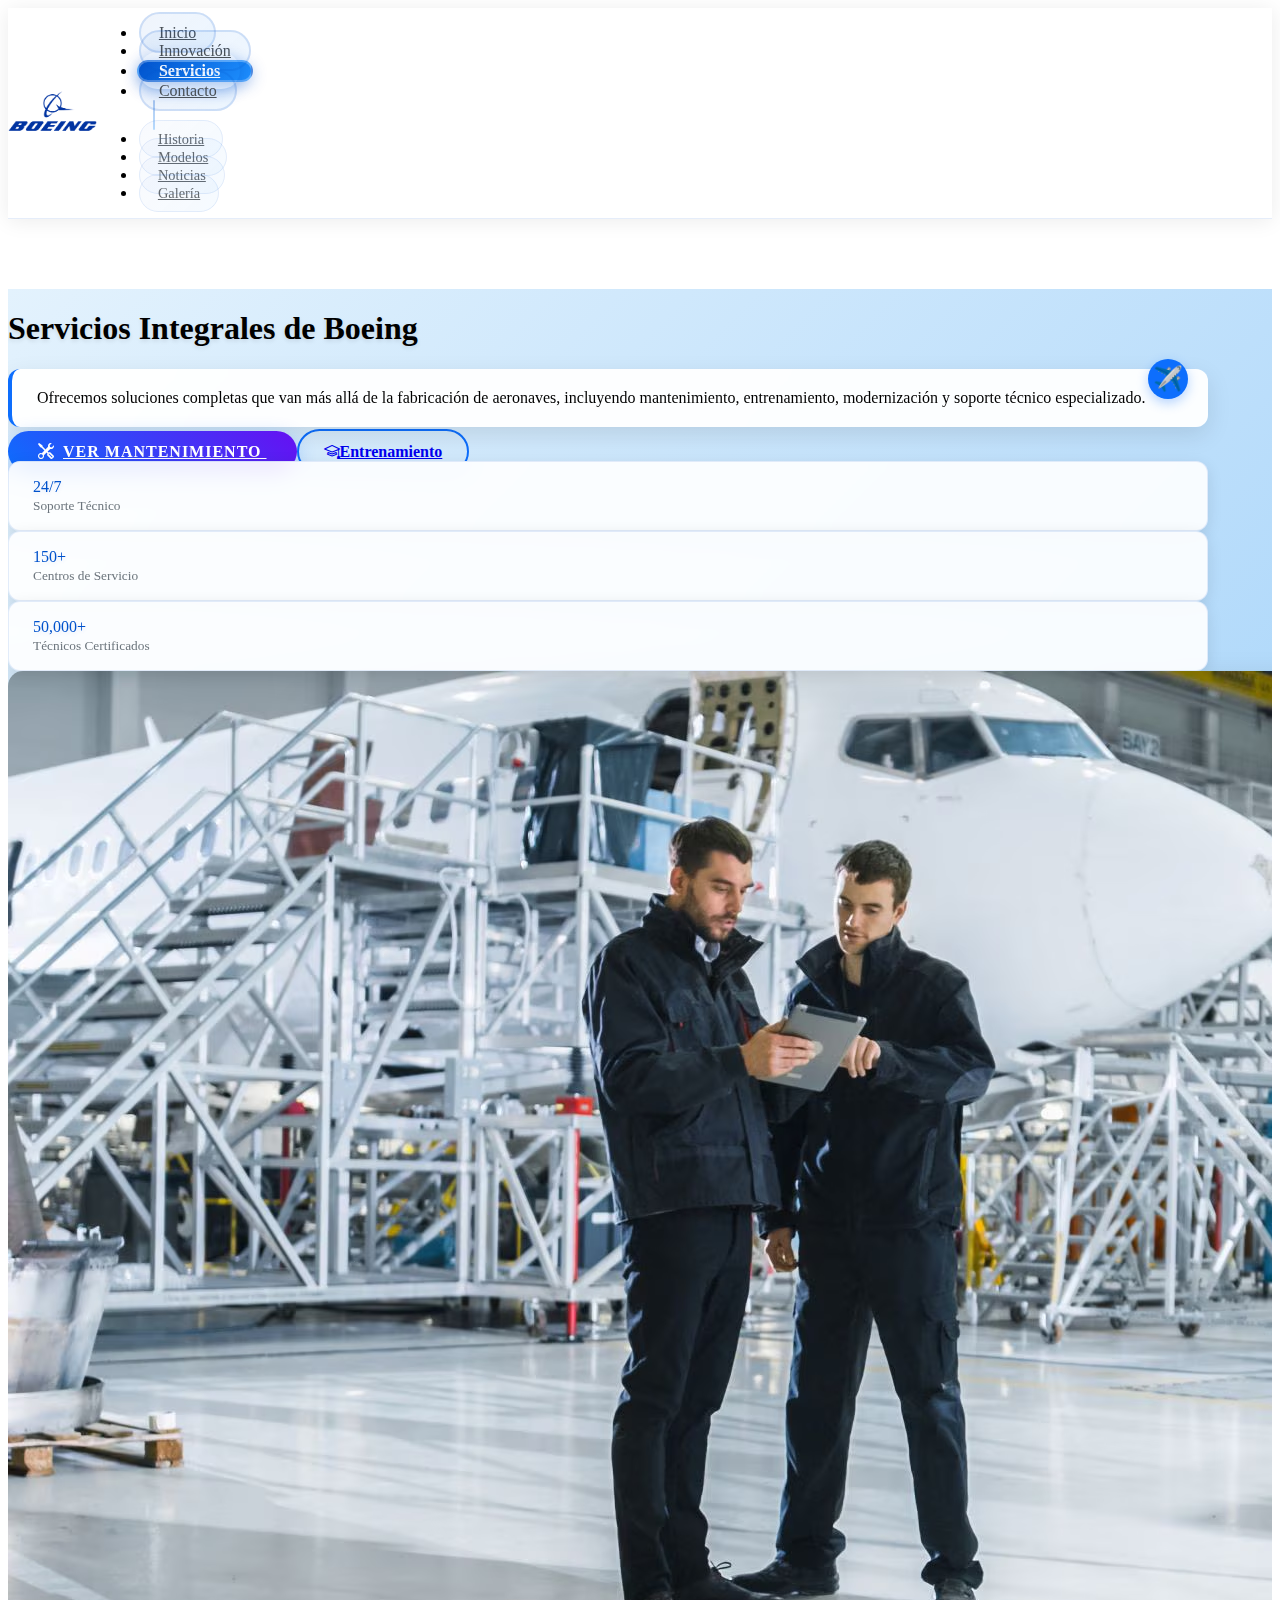
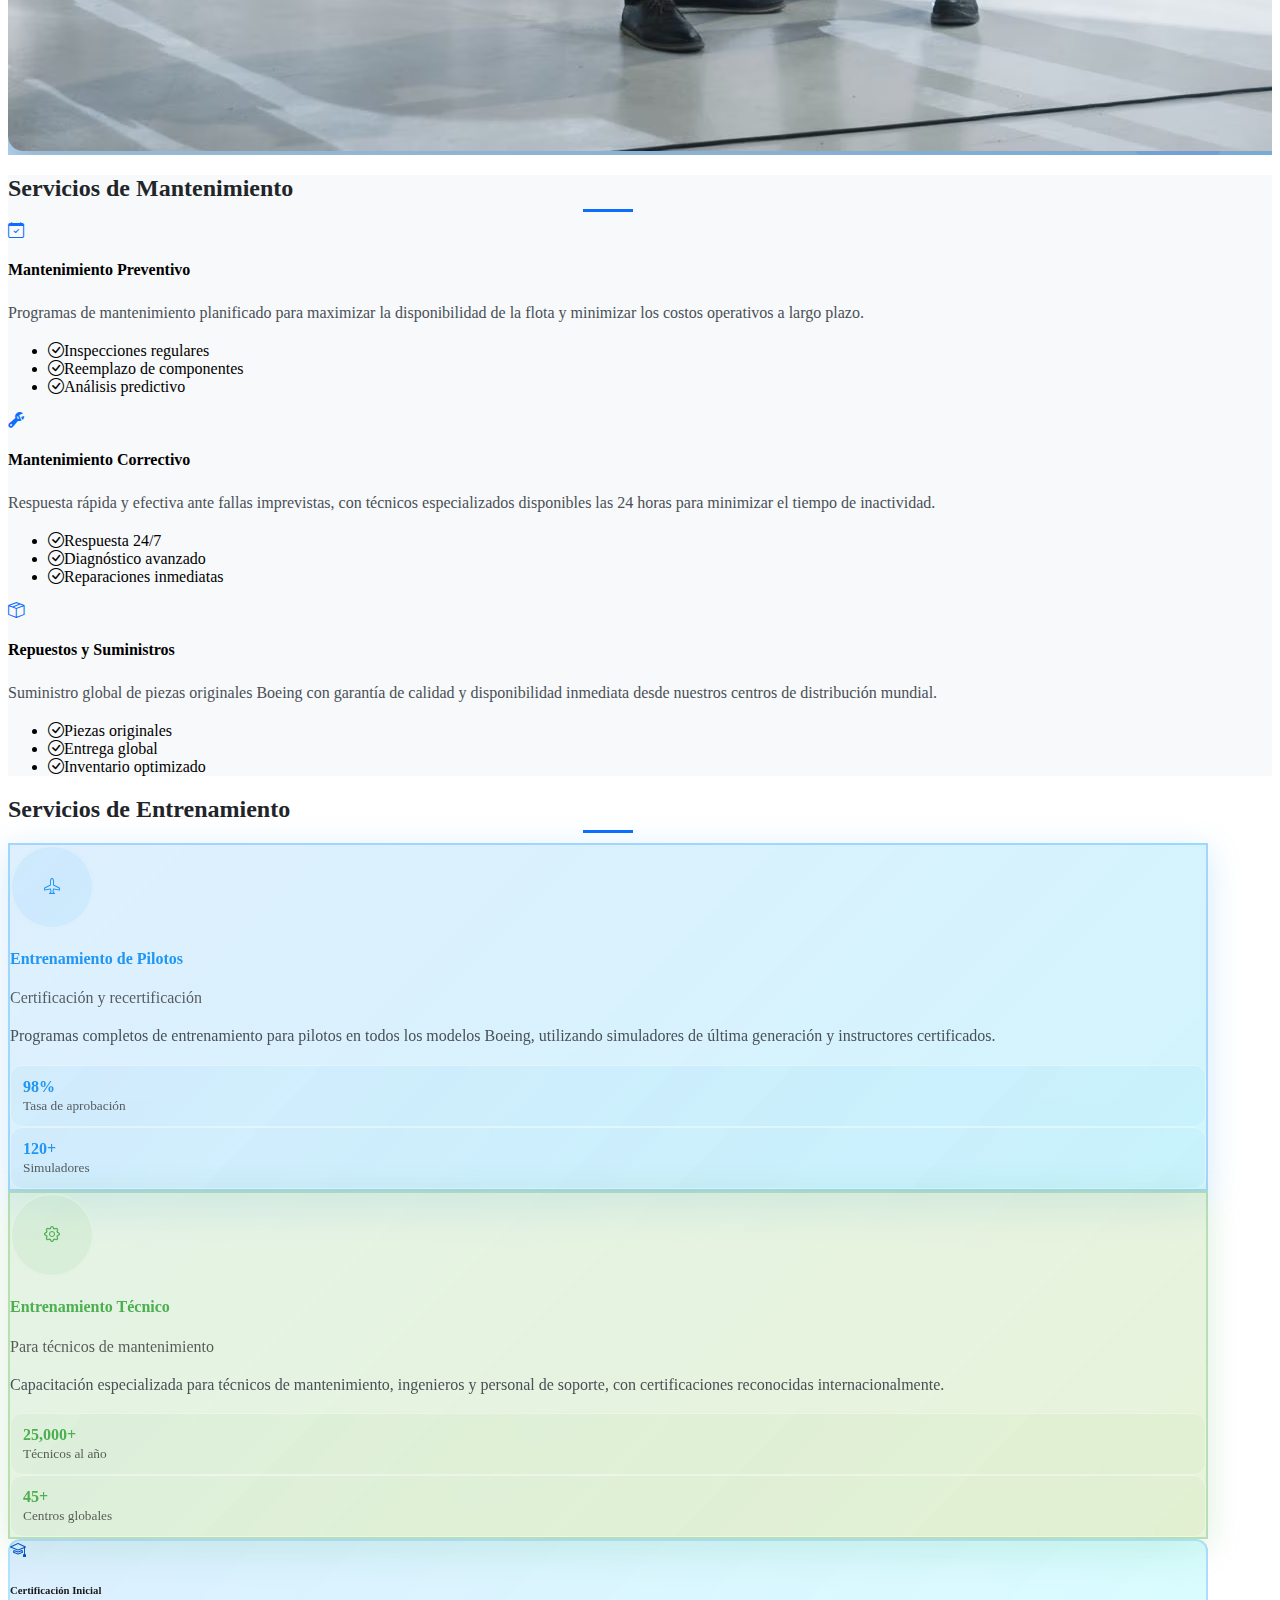
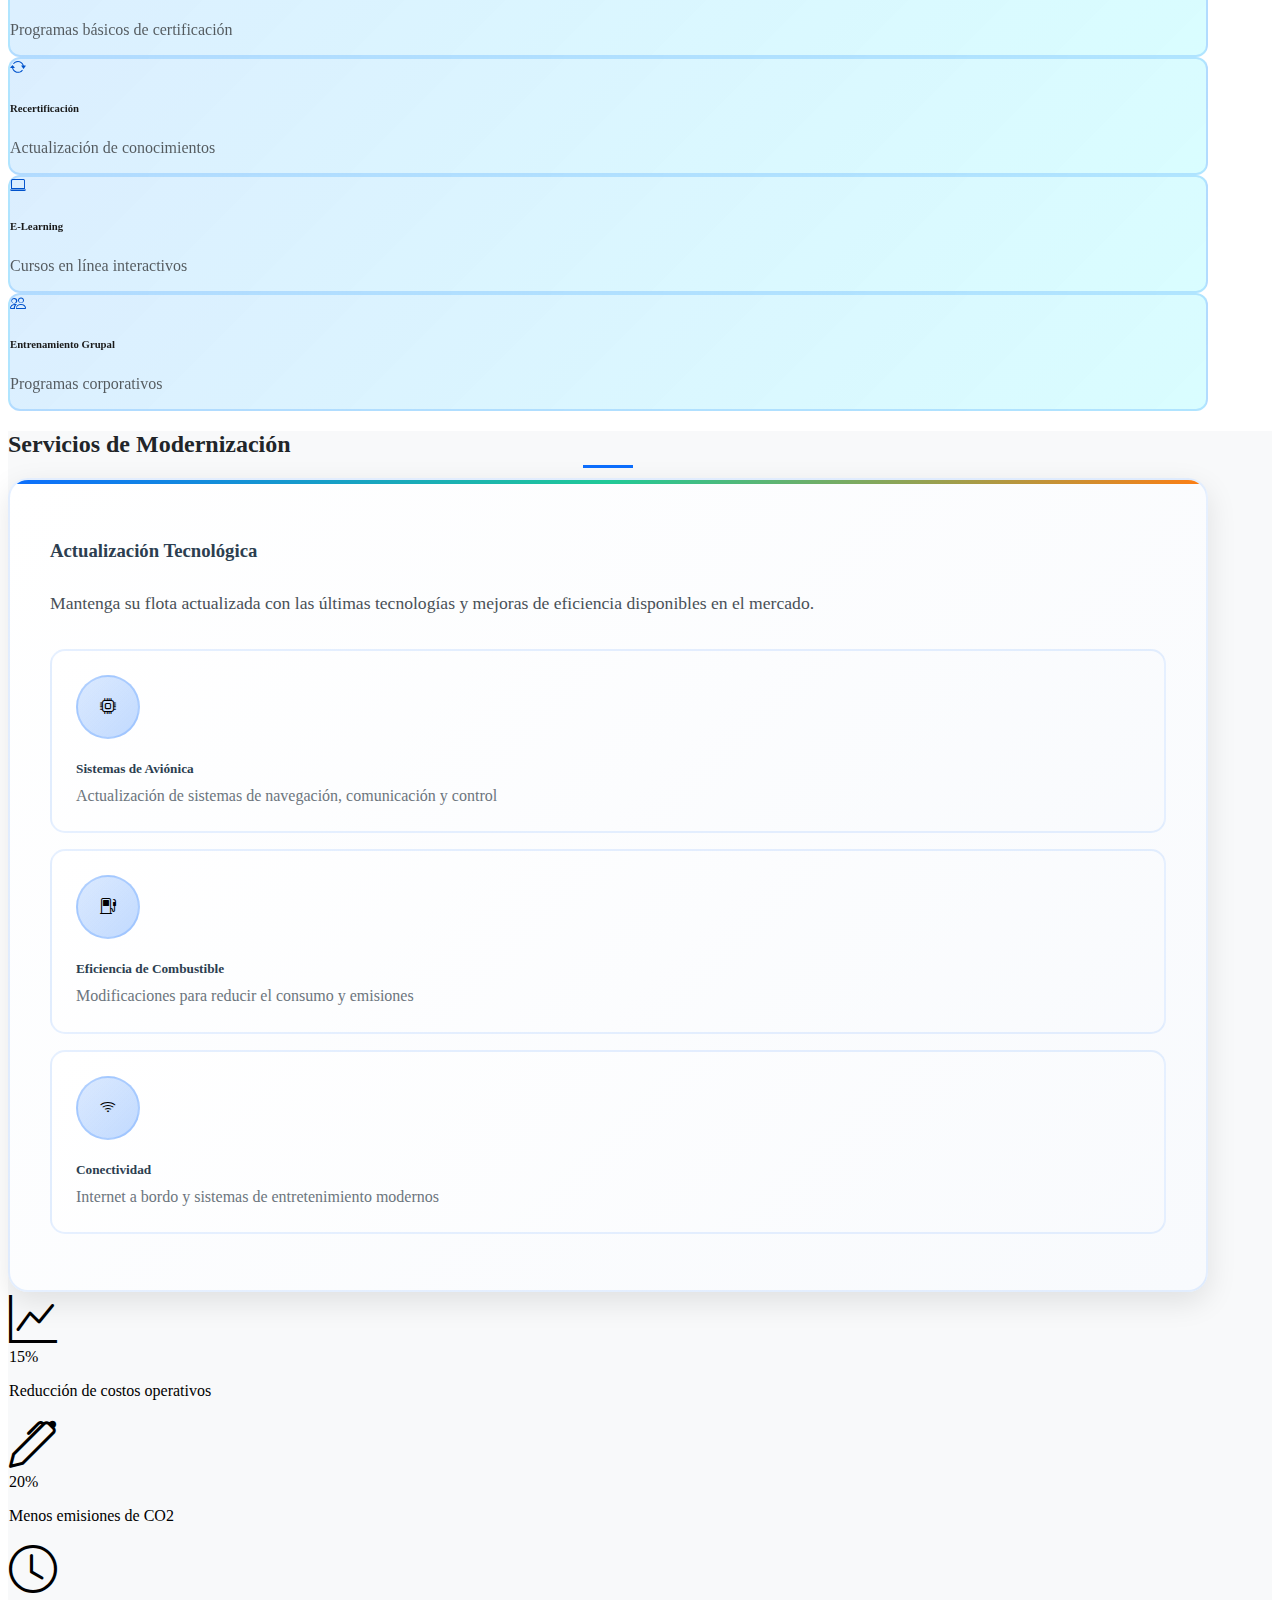
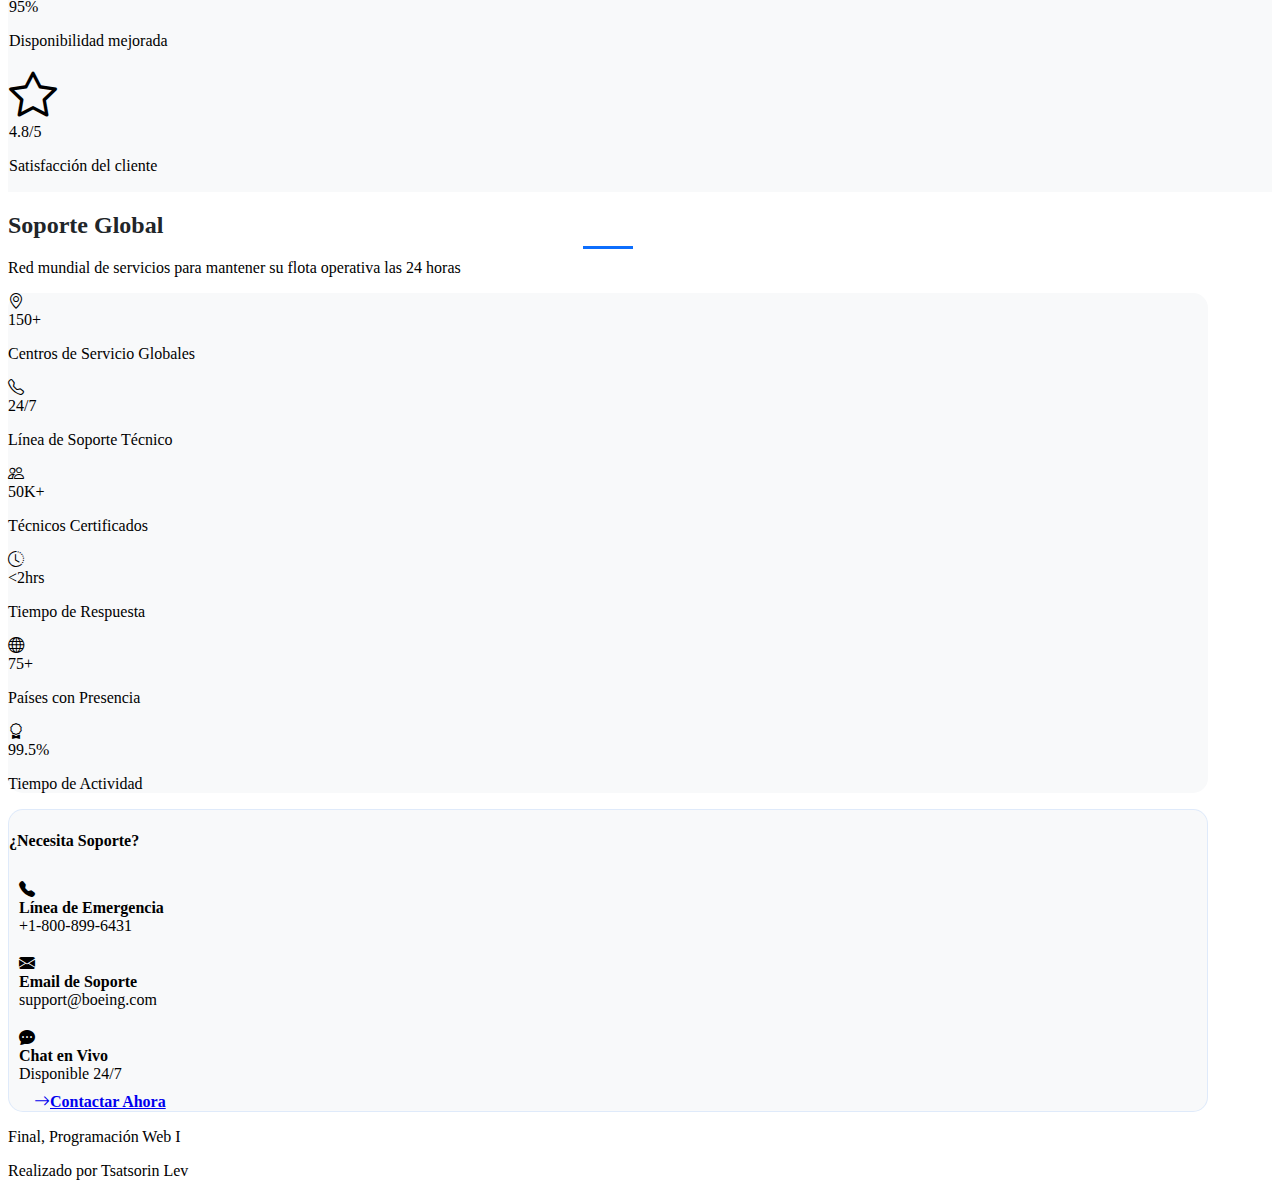
<file: servicios.html>
<!DOCTYPE html>
<html lang="es">
  <head>
    <meta charset="UTF-8" />
    <meta name="viewport" content="width=device-width, initial-scale=1" />
    <title>Boeing - Servicios y Soporte</title>
    <link
      href="https://cdn.jsdelivr.net/npm/bootstrap@5.3.7/dist/css/bootstrap.min.css"
      rel="stylesheet"
      integrity="sha384-LN+7fdVzj6u52u30Kp6M/trliBMCMKTyK833zpbD+pXdCLuTusPj697FH4R/5mcr"
      crossorigin="anonymous"
    />
    <link
      rel="stylesheet"
      href="https://cdn.jsdelivr.net/npm/bootstrap-icons@1.11.3/font/bootstrap-icons.min.css"
    />
    <link rel="stylesheet" href="css/styles.css" />
  </head>

  <body>
    <!-- HEADER -->
    <header class="bg-white shadow-sm fixed-top">
      <nav class="navbar navbar-expand-custom navbar-light p-0">
        <div class="container">
          <a class="navbar-brand" href="index.html">
            <img src="assets/boeing_logo.png" alt="Boeing logo" height="50" />
          </a>
          <button
            class="navbar-toggler"
            type="button"
            data-bs-toggle="collapse"
            data-bs-target="#navbarNav"
            aria-controls="navbarNav"
            aria-expanded="false"
            aria-label="Toggle navigation"
          >
            <span class="navbar-toggler-icon"></span>
          </button>
          <div class="collapse navbar-collapse" id="navbarNav">
            <ul class="navbar-nav ms-auto">
              <!-- PÁGINAS PRINCIPALES -->
              <li class="nav-item">
                <a class="nav-link text-dark fw-medium" href="index.html"
                  >Inicio</a
                >
              </li>
              <li class="nav-item">
                <a class="nav-link text-dark fw-medium" href="innovation.html"
                  >Innovación</a
                >
              </li>
              <li class="nav-item innovation-nav-item">
                <a
                  class="nav-link innovation-active fw-medium"
                  href="servicios.html"
                  >Servicios</a
                >
              </li>
              <li class="nav-item">
                <a class="nav-link text-dark fw-medium" href="contacto.html"
                  >Contacto</a
                >
              </li>

              <!-- SEPARADOR VISUAL -->
              <li class="nav-divider d-none d-custom-block"></li>

              <!-- SECCIONES DE INICIO -->
              <li class="nav-item nav-section-item">
                <a
                  class="nav-link text-dark fw-medium nav-section-link"
                  href="index.html#history"
                  >Historia</a
                >
              </li>
              <li class="nav-item nav-section-item">
                <a
                  class="nav-link text-dark fw-medium nav-section-link"
                  href="index.html#models"
                  >Modelos</a
                >
              </li>
              <li class="nav-item nav-section-item">
                <a
                  class="nav-link text-dark fw-medium nav-section-link"
                  href="index.html#news"
                  >Noticias</a
                >
              </li>
              <li class="nav-item nav-section-item">
                <a
                  class="nav-link text-dark fw-medium nav-section-link"
                  href="index.html#fleet"
                  >Galería</a
                >
              </li>
            </ul>
          </div>
        </div>
      </nav>
    </header>

    <main class="pt-header-offset">
      <!-- HERO SECTION -->
      <section id="services-hero" class="hero-section">
        <div class="container py-5">
          <div class="row align-items-center min-vh-60">
            <div class="col-lg-6 col-md-12 order-2 order-lg-1">
              <div class="hero-content py-4">
                <h1 class="display-4 fw-bold text-primary mb-4">
                  Servicios Integrales de Boeing
                </h1>
                <p class="lead text-dark mb-4">
                  Ofrecemos soluciones completas que van más allá de la
                  fabricación de aeronaves, incluyendo mantenimiento,
                  entrenamiento, modernización y soporte técnico especializado.
                </p>
                <div class="d-flex gap-3 mt-4">
                  <a href="#maintenance" class="btn btn-boeing">
                    <i class="bi bi-tools me-2"></i>Ver Mantenimiento
                  </a>
                  <a href="#training" class="btn btn-outline-primary">
                    <i class="bi bi-mortarboard me-2"></i>Entrenamiento
                  </a>
                </div>
                <div class="mt-4 d-flex align-items-center gap-4">
                  <div class="text-center">
                    <div class="h3 text-primary fw-bold mb-0">24/7</div>
                    <small class="text-muted">Soporte Técnico</small>
                  </div>
                  <div class="text-center">
                    <div class="h3 text-primary fw-bold mb-0">150+</div>
                    <small class="text-muted">Centros de Servicio</small>
                  </div>
                  <div class="text-center">
                    <div class="h3 text-primary fw-bold mb-0">50,000+</div>
                    <small class="text-muted">Técnicos Certificados</small>
                  </div>
                </div>
              </div>
            </div>
            <div class="col-lg-6 col-md-12 order-1 order-lg-2">
              <div class="hero-image py-4">
                <img
                  src="assets/boeing_servicios.avif"
                  alt="Boeing Services"
                  class="img-fluid rounded shadow-lg"
                />
              </div>
            </div>
          </div>
        </div>
      </section>

      <!-- MAINTENANCE SERVICES -->
      <section id="maintenance" class="bg-light">
        <div class="container py-5">
          <div class="row">
            <div class="col-12">
              <h2 class="text-center mb-5">Servicios de Mantenimiento</h2>
            </div>
          </div>
          <div class="row g-4">
            <!-- Preventive Maintenance -->
            <div class="col-lg-4 col-md-6 col-sm-12">
              <div class="card border-0 shadow h-100">
                <div class="card-body text-center p-4">
                  <div class="service-icon mb-3">
                    <i class="bi bi-calendar-check display-1 text-primary"></i>
                  </div>
                  <h4 class="card-title text-primary mb-3">
                    Mantenimiento Preventivo
                  </h4>
                  <p class="card-text">
                    Programas de mantenimiento planificado para maximizar la
                    disponibilidad de la flota y minimizar los costos operativos
                    a largo plazo.
                  </p>
                  <ul class="list-unstyled text-start mt-3">
                    <li>
                      <i class="bi bi-check-circle text-success me-2"></i
                      >Inspecciones regulares
                    </li>
                    <li>
                      <i class="bi bi-check-circle text-success me-2"></i
                      >Reemplazo de componentes
                    </li>
                    <li>
                      <i class="bi bi-check-circle text-success me-2"></i
                      >Análisis predictivo
                    </li>
                  </ul>
                </div>
              </div>
            </div>

            <!-- Corrective Maintenance -->
            <div class="col-lg-4 col-md-6 col-sm-12">
              <div class="card border-0 shadow h-100">
                <div class="card-body text-center p-4">
                  <div class="service-icon mb-3">
                    <i
                      class="bi bi-wrench-adjustable display-1 text-primary"
                    ></i>
                  </div>
                  <h4 class="card-title text-primary mb-3">
                    Mantenimiento Correctivo
                  </h4>
                  <p class="card-text">
                    Respuesta rápida y efectiva ante fallas imprevistas, con
                    técnicos especializados disponibles las 24 horas para
                    minimizar el tiempo de inactividad.
                  </p>
                  <ul class="list-unstyled text-start mt-3">
                    <li>
                      <i class="bi bi-check-circle text-success me-2"></i
                      >Respuesta 24/7
                    </li>
                    <li>
                      <i class="bi bi-check-circle text-success me-2"></i
                      >Diagnóstico avanzado
                    </li>
                    <li>
                      <i class="bi bi-check-circle text-success me-2"></i
                      >Reparaciones inmediatas
                    </li>
                  </ul>
                </div>
              </div>
            </div>

            <!-- Parts & Supply -->
            <div class="col-lg-4 col-md-6 col-sm-12">
              <div class="card border-0 shadow h-100">
                <div class="card-body text-center p-4">
                  <div class="service-icon mb-3">
                    <i class="bi bi-box-seam display-1 text-primary"></i>
                  </div>
                  <h4 class="card-title text-primary mb-3">
                    Repuestos y Suministros
                  </h4>
                  <p class="card-text">
                    Suministro global de piezas originales Boeing con garantía
                    de calidad y disponibilidad inmediata desde nuestros centros
                    de distribución mundial.
                  </p>
                  <ul class="list-unstyled text-start mt-3">
                    <li>
                      <i class="bi bi-check-circle text-success me-2"></i>Piezas
                      originales
                    </li>
                    <li>
                      <i class="bi bi-check-circle text-success me-2"></i
                      >Entrega global
                    </li>
                    <li>
                      <i class="bi bi-check-circle text-success me-2"></i
                      >Inventario optimizado
                    </li>
                  </ul>
                </div>
              </div>
            </div>
          </div>
        </div>
      </section>

      <!-- TRAINING SERVICES -->
      <section id="training" class="bg-white">
        <div class="container py-5">
          <div class="row">
            <div class="col-12">
              <h2 class="text-center mb-5">Servicios de Entrenamiento</h2>
            </div>
          </div>
          <div class="row g-4 mb-5">
            <!-- Pilot Training -->
            <div class="col-lg-6 col-md-12">
              <div class="card border-0 shadow-sm h-100">
                <div class="card-body p-4">
                  <div class="d-flex align-items-center mb-3">
                    <div class="training-icon me-3">
                      <i class="bi bi-airplane display-4 text-primary"></i>
                    </div>
                    <div>
                      <h4 class="card-title text-primary mb-1">
                        Entrenamiento de Pilotos
                      </h4>
                      <p class="text-muted mb-0">
                        Certificación y recertificación
                      </p>
                    </div>
                  </div>
                  <p class="card-text mb-3">
                    Programas completos de entrenamiento para pilotos en todos
                    los modelos Boeing, utilizando simuladores de última
                    generación y instructores certificados.
                  </p>
                  <div class="row g-2">
                    <div class="col-6">
                      <div class="training-stat text-center">
                        <div class="h5 text-primary mb-0">98%</div>
                        <small class="text-muted">Tasa de aprobación</small>
                      </div>
                    </div>
                    <div class="col-6">
                      <div class="training-stat text-center">
                        <div class="h5 text-primary mb-0">120+</div>
                        <small class="text-muted">Simuladores</small>
                      </div>
                    </div>
                  </div>
                </div>
              </div>
            </div>

            <!-- Technical Training -->
            <div class="col-lg-6 col-md-12">
              <div class="card border-0 shadow-sm h-100">
                <div class="card-body p-4">
                  <div class="d-flex align-items-center mb-3">
                    <div class="training-icon me-3">
                      <i class="bi bi-gear display-4 text-primary"></i>
                    </div>
                    <div>
                      <h4 class="card-title text-primary mb-1">
                        Entrenamiento Técnico
                      </h4>
                      <p class="text-muted mb-0">
                        Para técnicos de mantenimiento
                      </p>
                    </div>
                  </div>
                  <p class="card-text mb-3">
                    Capacitación especializada para técnicos de mantenimiento,
                    ingenieros y personal de soporte, con certificaciones
                    reconocidas internacionalmente.
                  </p>
                  <div class="row g-2">
                    <div class="col-6">
                      <div class="training-stat text-center">
                        <div class="h5 text-primary mb-0">25,000+</div>
                        <small class="text-muted">Técnicos al año</small>
                      </div>
                    </div>
                    <div class="col-6">
                      <div class="training-stat text-center">
                        <div class="h5 text-primary mb-0">45+</div>
                        <small class="text-muted">Centros globales</small>
                      </div>
                    </div>
                  </div>
                </div>
              </div>
            </div>
          </div>

          <!-- Training Programs Grid -->
          <div class="row g-3">
            <div class="col-lg-3 col-md-6 col-sm-6">
              <div class="training-program-card text-center p-3">
                <i class="bi bi-mortarboard display-6 text-primary mb-2"></i>
                <h6 class="fw-bold">Certificación Inicial</h6>
                <p class="small text-muted mb-0">
                  Programas básicos de certificación
                </p>
              </div>
            </div>
            <div class="col-lg-3 col-md-6 col-sm-6">
              <div class="training-program-card text-center p-3">
                <i class="bi bi-arrow-repeat display-6 text-primary mb-2"></i>
                <h6 class="fw-bold">Recertificación</h6>
                <p class="small text-muted mb-0">
                  Actualización de conocimientos
                </p>
              </div>
            </div>
            <div class="col-lg-3 col-md-6 col-sm-6">
              <div class="training-program-card text-center p-3">
                <i class="bi bi-laptop display-6 text-primary mb-2"></i>
                <h6 class="fw-bold">E-Learning</h6>
                <p class="small text-muted mb-0">
                  Cursos en línea interactivos
                </p>
              </div>
            </div>
            <div class="col-lg-3 col-md-6 col-sm-6">
              <div class="training-program-card text-center p-3">
                <i class="bi bi-people display-6 text-primary mb-2"></i>
                <h6 class="fw-bold">Entrenamiento Grupal</h6>
                <p class="small text-muted mb-0">Programas corporativos</p>
              </div>
            </div>
          </div>
        </div>
      </section>

      <!-- MODERNIZATION SERVICES -->
      <section id="modernization" class="bg-light">
        <div class="container py-5">
          <div class="row">
            <div class="col-12">
              <h2 class="text-center mb-5">Servicios de Modernización</h2>
            </div>
          </div>
          <div class="row align-items-center">
            <div class="col-lg-6 col-md-12 mb-4 mb-lg-0">
              <div class="modernization-content">
                <h3 class="text-primary mb-4">Actualización Tecnológica</h3>
                <p class="lead mb-4">
                  Mantenga su flota actualizada con las últimas tecnologías y
                  mejoras de eficiencia disponibles en el mercado.
                </p>

                <div class="modernization-features">
                  <div class="feature-item d-flex align-items-start mb-3">
                    <div class="feature-icon me-3">
                      <i class="bi bi-cpu text-primary fs-4"></i>
                    </div>
                    <div>
                      <h5 class="mb-1">Sistemas de Aviónica</h5>
                      <p class="text-muted mb-0">
                        Actualización de sistemas de navegación, comunicación y
                        control
                      </p>
                    </div>
                  </div>

                  <div class="feature-item d-flex align-items-start mb-3">
                    <div class="feature-icon me-3">
                      <i class="bi bi-fuel-pump text-primary fs-4"></i>
                    </div>
                    <div>
                      <h5 class="mb-1">Eficiencia de Combustible</h5>
                      <p class="text-muted mb-0">
                        Modificaciones para reducir el consumo y emisiones
                      </p>
                    </div>
                  </div>

                  <div class="feature-item d-flex align-items-start mb-3">
                    <div class="feature-icon me-3">
                      <i class="bi bi-wifi text-primary fs-4"></i>
                    </div>
                    <div>
                      <h5 class="mb-1">Conectividad</h5>
                      <p class="text-muted mb-0">
                        Internet a bordo y sistemas de entretenimiento modernos
                      </p>
                    </div>
                  </div>
                </div>
              </div>
            </div>
            <div class="col-lg-6 col-md-12">
              <div class="modernization-stats">
                <div class="row g-3">
                  <div class="col-6">
                    <div class="stat-card text-center p-4">
                      <div class="stat-icon mb-2">
                        <i class="bi bi-graph-up text-success display-4"></i>
                      </div>
                      <div class="h3 text-success fw-bold mb-1">15%</div>
                      <p class="text-muted mb-0">
                        Reducción de costos operativos
                      </p>
                    </div>
                  </div>
                  <div class="col-6">
                    <div class="stat-card text-center p-4">
                      <div class="stat-icon mb-2">
                        <i class="bi bi-leaf text-success display-4"></i>
                      </div>
                      <div class="h3 text-success fw-bold mb-1">20%</div>
                      <p class="text-muted mb-0">Menos emisiones de CO2</p>
                    </div>
                  </div>
                  <div class="col-6">
                    <div class="stat-card text-center p-4">
                      <div class="stat-icon mb-2">
                        <i class="bi bi-clock text-primary display-4"></i>
                      </div>
                      <div class="h3 text-primary fw-bold mb-1">95%</div>
                      <p class="text-muted mb-0">Disponibilidad mejorada</p>
                    </div>
                  </div>
                  <div class="col-6">
                    <div class="stat-card text-center p-4">
                      <div class="stat-icon mb-2">
                        <i class="bi bi-star text-warning display-4"></i>
                      </div>
                      <div class="h3 text-warning fw-bold mb-1">4.8/5</div>
                      <p class="text-muted mb-0">Satisfacción del cliente</p>
                    </div>
                  </div>
                </div>
              </div>
            </div>
          </div>
        </div>
      </section>

      <!-- GLOBAL SUPPORT -->
      <section id="support" class="bg-white">
        <div class="container py-5">
          <div class="row">
            <div class="col-12 text-center mb-5">
              <h2>Soporte Global</h2>
              <p class="lead text-muted">
                Red mundial de servicios para mantener su flota operativa las 24
                horas
              </p>
            </div>
          </div>

          <div class="row g-4">
            <!-- Support Statistics -->
            <div class="col-lg-8 col-md-12">
              <div class="support-map-container p-4">
                <div class="row g-4">
                  <div class="col-md-4 col-sm-6">
                    <div class="support-stat text-center">
                      <div class="support-stat-icon mb-3">
                        <i class="bi bi-geo-alt display-3 text-primary"></i>
                      </div>
                      <div class="h2 text-primary fw-bold">150+</div>
                      <p class="text-muted">Centros de Servicio Globales</p>
                    </div>
                  </div>
                  <div class="col-md-4 col-sm-6">
                    <div class="support-stat text-center">
                      <div class="support-stat-icon mb-3">
                        <i class="bi bi-telephone display-3 text-success"></i>
                      </div>
                      <div class="h2 text-success fw-bold">24/7</div>
                      <p class="text-muted">Línea de Soporte Técnico</p>
                    </div>
                  </div>
                  <div class="col-md-4 col-sm-6">
                    <div class="support-stat text-center">
                      <div class="support-stat-icon mb-3">
                        <i class="bi bi-people display-3 text-warning"></i>
                      </div>
                      <div class="h2 text-warning fw-bold">50K+</div>
                      <p class="text-muted">Técnicos Certificados</p>
                    </div>
                  </div>
                  <div class="col-md-4 col-sm-6">
                    <div class="support-stat text-center">
                      <div class="support-stat-icon mb-3">
                        <i class="bi bi-clock-history display-3 text-info"></i>
                      </div>
                      <div class="h2 text-info fw-bold">&lt;2hrs</div>
                      <p class="text-muted">Tiempo de Respuesta</p>
                    </div>
                  </div>
                  <div class="col-md-4 col-sm-6">
                    <div class="support-stat text-center">
                      <div class="support-stat-icon mb-3">
                        <i class="bi bi-globe display-3 text-secondary"></i>
                      </div>
                      <div class="h2 text-secondary fw-bold">75+</div>
                      <p class="text-muted">Países con Presencia</p>
                    </div>
                  </div>
                  <div class="col-md-4 col-sm-6">
                    <div class="support-stat text-center">
                      <div class="support-stat-icon mb-3">
                        <i class="bi bi-award display-3 text-danger"></i>
                      </div>
                      <div class="h2 text-danger fw-bold">99.5%</div>
                      <p class="text-muted">Tiempo de Actividad</p>
                    </div>
                  </div>
                </div>
              </div>
            </div>

            <!-- Contact Information -->
            <div class="col-lg-4 col-md-12">
              <div class="contact-support-card p-4">
                <h4 class="text-primary mb-4">¿Necesita Soporte?</h4>
                <div class="contact-method mb-3">
                  <div class="d-flex align-items-center mb-2">
                    <i class="bi bi-telephone-fill text-primary me-3"></i>
                    <div>
                      <strong>Línea de Emergencia</strong>
                      <div class="text-muted">+1-800-899-6431</div>
                    </div>
                  </div>
                </div>
                <div class="contact-method mb-3">
                  <div class="d-flex align-items-center mb-2">
                    <i class="bi bi-envelope-fill text-primary me-3"></i>
                    <div>
                      <strong>Email de Soporte</strong>
                      <div class="text-muted">support@boeing.com</div>
                    </div>
                  </div>
                </div>
                <div class="contact-method mb-4">
                  <div class="d-flex align-items-center mb-2">
                    <i class="bi bi-chat-dots-fill text-primary me-3"></i>
                    <div>
                      <strong>Chat en Vivo</strong>
                      <div class="text-muted">Disponible 24/7</div>
                    </div>
                  </div>
                </div>
                <a href="contacto.html" class="btn btn-primary w-100">
                  <i class="bi bi-arrow-right me-2"></i>Contactar Ahora
                </a>
              </div>
            </div>
          </div>
        </div>
      </section>
    </main>

    <!-- FOOTER -->
    <footer class="bg-primary text-white py-4">
      <div class="container">
        <div class="row">
          <div class="col-12 text-center">
            <p class="mb-1">Final, Programación Web I</p>
            <p class="mb-0">Realizado por Tsatsorin Lev</p>
          </div>
        </div>
      </div>
    </footer>

    <script
      src="https://cdn.jsdelivr.net/npm/@popperjs/core@2.11.8/dist/umd/popper.min.js"
      integrity="sha384-I7E8VVD/ismYTF4hNIPjVp/Zjvgyol6VFvRkX/vR+Vc4jQkC+hVqc2pM8ODewa9r"
      crossorigin="anonymous"
    ></script>
    <script
      src="https://cdn.jsdelivr.net/npm/bootstrap@5.3.7/dist/js/bootstrap.bundle.min.js"
      integrity="sha384-ndDqU0Gzau9qJ1lfW4pNLlhNTkCfHzAVBReH9diLvGRem5+R9g2FzA8ZGN954O5Q"
      crossorigin="anonymous"
    ></script>
  </body>
</html>
</file>
<file: css/styles.css>
.fixed-top {
  z-index: 1030;
}

.navbar {
  min-height: 80px;
  background: rgba(255, 255, 255, 0.98) !important;
  backdrop-filter: blur(15px);
  border-bottom: 1px solid rgba(0, 82, 204, 0.1);
  box-shadow: 0 2px 20px rgba(0, 0, 0, 0.08) !important;
  transition: all 0.3s ease;
}

.navbar > .container {
  display: flex;
  align-items: center;
}

.navbar-brand {
  transition: all 0.3s ease;
  padding: 0.5rem 0;
}

.navbar-brand:hover {
  background-color: transparent !important;
  transform: scale(1.05);
}

.navbar-nav {
  height: 100%;
  align-items: center;
  gap: 0.5rem;
}

.nav-link {
  position: relative;
  font-weight: 500 !important;
  padding: 10px 18px !important;
  margin: 0 3px;
  border-radius: 25px;
  transition: all 0.3s ease;
  color: #495057 !important;
  background: linear-gradient(
    135deg,
    rgba(0, 82, 204, 0.06),
    rgba(30, 144, 255, 0.08)
  );
  border: 2px solid rgba(0, 82, 204, 0.15);
  overflow: visible;
}

.nav-link::before {
  content: "";
  position: absolute;
  top: 0;
  left: 0;
  right: 0;
  height: 100%;
  background: linear-gradient(
    135deg,
    rgba(0, 82, 204, 0.1),
    rgba(30, 144, 255, 0.12)
  );
  border-radius: 23px;
  opacity: 0;
  transition: all 0.3s ease;
  z-index: -1;
}

.navbar-nav .nav-link:hover {
  color: #0052cc !important;
  background: linear-gradient(
    135deg,
    rgba(0, 82, 204, 0.12),
    rgba(30, 144, 255, 0.15)
  );
  transform: translateY(-2px);
  border-color: rgba(0, 82, 204, 0.25);
  box-shadow: 0 6px 20px rgba(0, 82, 204, 0.2);
}

.navbar-nav .nav-link:hover::before {
  opacity: 1;
}

.innovation-nav-item {
  background: linear-gradient(135deg, #0052cc 0%, #1e90ff 100%) !important;
  border-radius: 25px !important;
  box-shadow: 0 4px 15px rgba(0, 82, 204, 0.3);
  transition: all 0.3s ease;
  border: 2px solid rgba(255, 255, 255, 0.3);
  overflow: visible;
}

.innovation-nav-item:hover {
  transform: translateY(-2px);
  box-shadow: 0 8px 25px rgba(0, 82, 204, 0.4);
  border-color: rgba(255, 255, 255, 0.5);
}

.innovation-nav-item .nav-link {
  background: transparent !important;
  color: white !important;
  font-weight: 600 !important;
  padding: 10px 20px !important;
  margin: 0 !important;
  border: none !important;
  border-radius: 23px !important;
}

.innovation-nav-item .nav-link::before {
  display: none;
}

.innovation-nav-item .nav-link:hover {
  background: rgba(255, 255, 255, 0.15) !important;
  color: white !important;
  transform: none;
  box-shadow: none;
}

/* Active navigation link styles */
.innovation-active {
  background: linear-gradient(135deg, #0052cc 0%, #1e90ff 100%) !important;
  color: white !important;
  font-weight: 600 !important;
  padding: 10px 20px !important;
  border-radius: 25px !important;
  box-shadow: 0 4px 15px rgba(0, 82, 204, 0.3) !important;
  border: 2px solid rgba(255, 255, 255, 0.3) !important;
}

.innovation-active:hover {
  background: rgba(255, 255, 255, 0.15) !important;
  color: white !important;
  transform: translateY(-2px);
  box-shadow: 0 8px 25px rgba(0, 82, 204, 0.4) !important;
}

@media (min-width: 1090px) {
  .navbar-expand-custom .navbar-nav {
    flex-direction: row;
  }

  .navbar-expand-custom .navbar-toggler {
    display: none;
  }

  .navbar-expand-custom .navbar-collapse {
    display: flex !important;
    flex-basis: auto;
  }
}

@media (max-width: 1089px) {
  .navbar-expand-custom .navbar-collapse {
    display: none;
  }

  .navbar-expand-custom .navbar-collapse.show,
  .navbar-expand-custom .navbar-collapse.collapsing {
    display: block;
  }
}

@media (min-width: 1090px) {
  .navbar-expand-custom .navbar-nav .nav-link {
    margin: 2px;
  }
}

@media (max-width: 1089px) {
  .navbar {
    min-height: 70px;
  }

  .navbar .container {
    padding-left: 1rem !important;
    padding-right: 1rem !important;
  }

  .navbar-brand {
    margin-left: 0 !important;
  }

  .navbar-toggler {
    margin-right: 0 !important;
    border: none !important;
    padding: 8px 12px !important;
    border-radius: 8px;
    background-color: rgba(0, 82, 204, 0.1);
  }

  .navbar-toggler:focus {
    box-shadow: none !important;
  }

  .navbar-toggler-icon {
    background-image: url("data:image/svg+xml,%3csvg xmlns='http://www.w3.org/2000/svg' viewBox='0 0 30 30'%3e%3cpath stroke='%230052cc' stroke-linecap='round' stroke-miterlimit='10' stroke-width='2' d='m4 7h22M4 15h22M4 23h22'/%3e%3c/svg%3e");
  }

  .navbar-collapse {
    margin-top: 1rem;
    margin-left: -1rem;
    margin-right: -1rem;
    background: rgba(255, 255, 255, 0.98);
    backdrop-filter: blur(10px);
    border-radius: 0;
    box-shadow: 0 8px 32px rgba(0, 0, 0, 0.1);
    border: none;
    border-top: 1px solid rgba(0, 82, 204, 0.15);
  }

  .navbar-collapse .navbar-nav {
    padding: 0;
    gap: 0;
    align-items: stretch;
  }

  .navbar-nav .nav-link {
    padding: 16px 24px !important;
    border-radius: 0 !important;
    margin: 0 !important;
    text-align: center;
    background: transparent;
    border: none;
    border-bottom: 1px solid rgba(0, 82, 204, 0.1);
    transform: none !important;
    color: #495057 !important;
    font-weight: 500;
    transition: all 0.3s ease;
    width: 100%;
    display: block;
  }

  .navbar-nav .nav-link::before {
    display: none;
  }

  .navbar-nav .nav-link:hover {
    background: linear-gradient(
      135deg,
      rgba(0, 82, 204, 0.08),
      rgba(30, 144, 255, 0.12)
    );
    transform: none !important;
    box-shadow: none;
    border-color: rgba(0, 82, 204, 0.2);
    color: #0052cc !important;
  }

  .navbar-nav .nav-item:last-child .nav-link {
    border-bottom: none;
  }

  .innovation-nav-item {
    background: linear-gradient(135deg, #0052cc 0%, #1e90ff 100%) !important;
    border-radius: 0 !important;
    margin: 0 !important;
    box-shadow: none;
    border: none;
  }

  .innovation-nav-item .nav-link {
    color: white !important;
    background: transparent !important;
    border: none !important;
    border-bottom: 1px solid rgba(255, 255, 255, 0.2) !important;
  }

  .innovation-nav-item .nav-link:hover {
    background: rgba(255, 255, 255, 0.2) !important;
    color: white !important;
    transform: none;
  }
}

/* Navigation sections separator */
.nav-divider {
  width: 2px;
  height: 30px;
  background: linear-gradient(
    180deg,
    rgba(0, 82, 204, 0.3),
    rgba(30, 144, 255, 0.3)
  );
  margin: 0 1rem;
  border-radius: 2px;
  align-self: center;
}

.d-custom-block {
  display: block !important;
}

@media (max-width: 1089px) {
  .d-custom-block {
    display: none !important;
  }
}

/* Section links styling */
.nav-section-link {
  background: linear-gradient(
    135deg,
    rgba(0, 82, 204, 0.03),
    rgba(30, 144, 255, 0.05)
  );
  border: 1px solid rgba(0, 82, 204, 0.1);
  font-size: 0.9rem !important;
  opacity: 0.85;
}

.nav-section-link:hover {
  background: linear-gradient(
    135deg,
    rgba(0, 82, 204, 0.08),
    rgba(30, 144, 255, 0.1)
  );
  border-color: rgba(0, 82, 204, 0.2);
  opacity: 1;
}

.nav-section-item .nav-link::before {
  display: none;
}

@media (max-width: 1089px) {
  .nav-divider {
    display: none !important;
  }

  .nav-section-item .nav-link {
    background: rgba(0, 82, 204, 0.03) !important;
    color: #6c757d !important;
    font-size: 0.9rem !important;
    border-bottom: 1px solid rgba(0, 82, 204, 0.05) !important;
    width: 100% !important;
    display: block !important;
    position: relative;
  }

  .nav-section-item .nav-link:hover {
    background: rgba(0, 82, 204, 0.06) !important;
    color: #0052cc !important;
  }
}

/* Hero stats styling */
.hero-content .d-flex.gap-4 > div {
  background: rgba(255, 255, 255, 0.9);
  backdrop-filter: blur(10px);
  padding: 1rem 1.5rem;
  border-radius: 12px;
  border: 1px solid rgba(0, 82, 204, 0.1);
  box-shadow: 0 4px 15px rgba(0, 0, 0, 0.1);
  transition: all 0.3s ease;
  min-width: 120px;
}

.hero-content .d-flex.gap-4 > div:hover {
  background: rgba(255, 255, 255, 0.95);
  transform: translateY(-2px);
  box-shadow: 0 6px 20px rgba(0, 82, 204, 0.15);
  border-color: rgba(0, 82, 204, 0.2);
}

.hero-content .d-flex.gap-4 .h3 {
  color: #0052cc !important;
  text-shadow: 0 2px 4px rgba(0, 82, 204, 0.1);
}

.hero-content .d-flex.gap-4 small {
  color: #6c757d !important;
  font-weight: 500;
}

.container {
  max-width: 1200px;
}

section.bg-white,
section:not(.bg-light):not(.hero-section) {
  background-color: #ffffff !important;
}

section.bg-light {
  background-color: #f8f9fa !important;
}

.pt-header-offset {
  padding-top: 70px;
}

/* Hero section */
.hero-section {
  background: linear-gradient(
    135deg,
    #e3f2fd 0%,
    #bbdefb 50%,
    #90caf9 100%
  ) !important;
  overflow: hidden;
  min-height: 60vh;
  position: relative;
}

.hero-section .container {
  position: relative;
  z-index: 2;
}

.hero-section-compact {
  min-height: 30vh !important;
  background: linear-gradient(
    135deg,
    #5e35b1 0%,
    #43a047 50%,
    #42a5f5 100%
  ) !important;
}

.hero-content {
  position: relative;
  z-index: 3;
}

.hero-content h1 {
  position: relative;
  text-shadow: 0 2px 4px rgba(0, 0, 0, 0.1);
}

.hero-content .lead {
  background: rgba(255, 255, 255, 0.95);
  padding: 20px 25px;
  border-radius: 12px;
  border-left: 4px solid #0d6efd;
  box-shadow: 0 8px 25px rgba(0, 0, 0, 0.1);
  backdrop-filter: blur(10px);
  position: relative;
}

.hero-content .lead::before {
  content: "✈️";
  position: absolute;
  top: -10px;
  right: 20px;
  font-size: 24px;
  background: #0d6efd;
  width: 40px;
  height: 40px;
  border-radius: 50%;
  display: flex;
  align-items: center;
  justify-content: center;
  box-shadow: 0 4px 12px rgba(13, 110, 253, 0.3);
}

.hero-image {
  position: relative;
  z-index: 2;
  text-align: center;
}

.hero-image img {
  border-radius: 15px !important;
  box-shadow: 0 15px 35px rgba(0, 0, 0, 0.2);
  transition: transform 0.3s ease, box-shadow 0.3s ease;
}

.hero-image img:hover {
  transform: translateY(-10px) scale(1.02);
  box-shadow: 0 25px 50px rgba(0, 0, 0, 0.3);
}

.hero-image::after {
  content: "";
  position: absolute;
  bottom: -20px;
  right: -20px;
  width: 100px;
  height: 100px;
  background: linear-gradient(
    45deg,
    rgba(13, 110, 253, 0.1),
    rgba(102, 16, 242, 0.1)
  );
  border-radius: 50%;
  z-index: -1;
}

.hero-section .btn-boeing {
  background: linear-gradient(45deg, #0d6efd, #6610f2);
  border: none;
  padding: 12px 30px;
  border-radius: 25px;
  color: white;
  font-weight: 600;
  text-transform: uppercase;
  letter-spacing: 1px;
  box-shadow: 0 6px 20px rgba(13, 110, 253, 0.3);
  transition: all 0.3s ease;
}

.hero-section .btn-boeing:hover {
  transform: translateY(-2px);
  box-shadow: 0 10px 30px rgba(13, 110, 253, 0.4);
}

/* Global Boeing button styles */
.btn-boeing {
  background: linear-gradient(135deg, #0d6efd 0%, #0052cc 100%);
  border: none;
  padding: 14px 35px;
  border-radius: 30px;
  color: white;
  font-weight: 600;
  font-size: 1rem;
  text-transform: none;
  letter-spacing: 0.5px;
  box-shadow: 0 8px 25px rgba(13, 110, 253, 0.3);
  transition: all 0.3s cubic-bezier(0.4, 0, 0.2, 1);
  position: relative;
  overflow: hidden;
  border: 2px solid transparent;
}

.btn-boeing::before {
  content: "";
  position: absolute;
  top: 0;
  left: -100%;
  width: 100%;
  height: 100%;
  background: linear-gradient(
    90deg,
    transparent,
    rgba(255, 255, 255, 0.2),
    transparent
  );
  transition: left 0.5s;
}

.btn-boeing:hover::before {
  left: 100%;
}

.btn-boeing:hover {
  transform: translateY(-3px);
  box-shadow: 0 12px 35px rgba(13, 110, 253, 0.4);
  background: linear-gradient(135deg, #1e7fff 0%, #0066ff 100%);
  border-color: rgba(255, 255, 255, 0.2);
  color: white !important;
}

.btn-boeing:active {
  transform: translateY(-1px);
  box-shadow: 0 6px 20px rgba(13, 110, 253, 0.3);
  color: white !important;
}

.btn-boeing i {
  margin-right: 8px;
  transition: transform 0.3s ease;
}

.btn-boeing:hover i {
  transform: translateX(2px);
}

.min-vh-60 {
  min-height: 60vh;
}

.btn-outline-primary {
  border: 2px solid #0d6efd;
  padding: 12px 25px;
  border-radius: 25px;
  font-weight: 600;
  transition: all 0.3s ease;
}

.btn-outline-primary:hover {
  transform: translateY(-2px);
  box-shadow: 0 8px 25px rgba(13, 110, 253, 0.2);
}

.btn-primary {
  padding: 12px 25px;
  border-radius: 25px;
  font-weight: 600;
  transition: all 0.3s ease;
}

.btn-primary:hover {
  transform: translateY(-2px);
  box-shadow: 0 8px 25px rgba(13, 110, 253, 0.3);
}

.hero-content .text-center {
  background-color: rgba(13, 110, 253, 0.05);
  padding: 15px;
  border-radius: 8px;
  transition: all 0.3s ease;
  min-width: 130px;
}

.hero-content .text-center:hover {
  transform: translateY(-3px);
}

@media (max-width: 768px) {
  .hero-content h1::before {
    display: none;
  }

  .hero-content .d-flex.gap-3 {
    flex-direction: column;
    gap: 1rem !important;
  }

  .hero-content .d-flex.gap-4 {
    flex-wrap: wrap;
    justify-content: center;
    gap: 1rem !important;
    align-items: stretch;
  }

  .hero-content .d-flex.gap-4 > div {
    flex: 1;
    min-width: 120px;
    min-height: 110px;
    display: flex;
    flex-direction: column;
    justify-content: center;
  }

  .hero-content .text-center {
    flex: 1;
    min-width: 100px;
  }
}

@media (min-width: 768px) and (max-width: 991px) {
  .hero-content {
    text-align: center;
    max-width: 800px;
    margin: 0 auto;
  }

  .hero-content .d-flex.gap-3 {
    justify-content: center;
    flex-wrap: wrap;
  }

  .hero-content .d-flex.gap-4 {
    justify-content: center;
    flex-wrap: wrap;
  }

  .hero-image {
    display: none !important;
  }

  #maintenance .col-lg-4 {
    flex: 0 0 100% !important;
    max-width: 100% !important;
  }
}

@media (min-width: 577px) and (max-width: 767px) {
  .hero-content {
    text-align: center;
  }

  .hero-content h1 {
    text-align: center;
  }

  .hero-content .lead {
    text-align: center;
  }

  .hero-content .d-flex.gap-3 {
    justify-content: center;
    flex-wrap: wrap;
  }

  .hero-content .d-flex.gap-4 {
    justify-content: center;
    flex-wrap: wrap;
  }
}

section[id] {
  scroll-margin-top: 60px;
}

.timeline-container {
  position: relative;
}

@media (min-width: 992px) {
  .timeline-line {
    display: none;
  }

  .timeline-container {
    position: relative;
  }

  .timeline-container .row:nth-child(n + 2) .col-lg-6:first-child::after {
    content: "";
    position: absolute;
    right: -30px;
    top: 50%;
    width: 60px;
    height: 2px;
    background-color: #6c757d;
    transform: translateY(-50%);
    z-index: 1;
  }

  .timeline-container .row:nth-child(n + 3) .col-lg-6:last-child::before {
    content: "";
    position: absolute;
    left: -30px;
    top: 50%;
    width: 60px;
    height: 2px;
    background-color: #6c757d;
    transform: translateY(-50%);
    z-index: 1;
  }

  .timeline-container .row:nth-child(even)::after {
    content: "";
    position: absolute;
    right: -30px;
    top: 50%;
    width: 2px;
    height: 60px;
    background-color: #6c757d;
    z-index: 1;
  }

  .timeline-container .row:nth-child(odd):not(:first-child)::before {
    content: "";
    position: absolute;
    left: -30px;
    top: -30px;
    width: 2px;
    height: 60px;
    background-color: #6c757d;
    z-index: 1;
  }
}

@media (max-width: 991px) {
  .timeline-line {
    width: 2px;
    background-color: #6c757d;
    left: 15px;
    top: 0;
    height: 100%;
  }

  .timeline-dot {
    position: relative;
    z-index: 2;
  }

  .timeline-container .card {
    margin-left: 30px;
  }

  .timeline-container .card::before {
    content: "";
    position: absolute;
    left: -22px;
    top: 50%;
    width: 15px;
    height: 2px;
    background-color: #6c757d;
    transform: translateY(-50%);
    z-index: 1;
  }
}

.timeline-dot {
  width: 12px;
  height: 12px;
  min-width: 12px;
  position: relative;
  z-index: 2;
  border: 2px solid white;
  box-shadow: 0 0 0 2px #0d6efd;
}

.timeline-container .card {
  position: relative;
  border-left: 3px solid #0d6efd;
  transition: all 0.3s ease;
}

.timeline-container .card:hover {
  transform: translateY(-5px);
  box-shadow: 0 8px 25px rgba(0, 0, 0, 0.15) !important;
}

.card-img-top {
  height: 200px;
  object-fit: cover;
}

@media (max-width: 576px) {
  .hero-section h1 {
    font-size: 2rem !important;
  }

  .hero-content {
    text-align: center;
  }

  .hero-content h1 {
    text-align: center;
  }

  .hero-content .lead {
    text-align: center;
  }

  .hero-content .d-flex.gap-3 {
    justify-content: center;
    flex-wrap: wrap;
  }

  .hero-content .d-flex.gap-4 {
    justify-content: center;
    flex-wrap: wrap;
    align-items: stretch;
  }

  .hero-content .d-flex.gap-4 > div {
    flex: 1;
    min-width: 120px;
    min-height: 110px;
  }

  .card-img-top {
    height: 150px;
  }
}

.card {
  transition: transform 0.2s ease-in-out;
}

.card:hover {
  transform: translateY(-5px);
}

#news .card-img-top {
  height: 250px;
  object-fit: cover;
}

#fleet .card-img-top {
  height: 200px;
}

@media (max-width: 576px) {
  #fleet .card-img-top {
    height: 150px;
  }
}

.bi {
  color: inherit;
}

@media (max-width: 768px) {
  .display-4 {
    font-size: 2.5rem !important;
  }
}

html {
  scroll-behavior: smooth;
}

/* Section titles */
section h2 {
  color: #212529 !important;
  font-weight: 700;
  position: relative;
}

section h2::after {
  content: "";
  position: absolute;
  bottom: -10px;
  left: 50%;
  transform: translateX(-50%);
  width: 50px;
  height: 3px;
  background-color: #0d6efd;
}

.card-text {
  color: #495057;
  line-height: 1.6;
}

#news .card-title,
#models .card-title,
#fleet .card-title {
  color: #212529 !important;
  font-weight: 600;
}

.timeline-container .card-title {
  color: #0d6efd !important;
  font-weight: 600;
}

/* History Carousel */
#historyCarousel {
  margin: 2rem 0;
  padding: 0 30px;
}

@media (max-width: 768px) {
  #historyCarousel {
    padding: 0 15px;
  }
}

@media (max-width: 576px) {
  #historyCarousel {
    padding: 0 10px;
  }
}

#historyCarousel .carousel-indicators {
  display: none;
}

#historyCarousel .carousel-control-prev,
#historyCarousel .carousel-control-next {
  width: 50px;
  height: 50px;
  background-color: rgba(13, 110, 253, 0.8);
  border-radius: 50%;
  top: 50%;
  transform: translateY(-50%);
  opacity: 0.8;
  transition: all 0.3s ease;
}

#historyCarousel .carousel-control-prev {
  left: -25px;
}

#historyCarousel .carousel-control-next {
  right: -25px;
}

#historyCarousel .carousel-control-prev:hover,
#historyCarousel .carousel-control-next:hover {
  opacity: 1;
  background-color: rgba(13, 110, 253, 1);
  transform: translateY(-50%) scale(1.1);
}

@media (max-width: 768px) {
  #historyCarousel .carousel-control-prev {
    left: 10px;
  }

  #historyCarousel .carousel-control-next {
    right: 10px;
  }
}

@media (max-width: 576px) {
  #historyCarousel .carousel-control-prev {
    left: 5px;
  }

  #historyCarousel .carousel-control-next {
    right: 5px;
  }

  #historyCarousel .carousel-control-prev,
  #historyCarousel .carousel-control-next {
    width: 40px;
    height: 40px;
  }
}

#historyCarousel .carousel-item {
  min-height: 220px;
}

#historyCarousel .card {
  height: 100%;
  min-height: 200px;
  max-height: 220px;
}

#historyCarousel .card-body {
  height: 100%;
  display: flex;
  flex-direction: column;
  padding: 1rem;
}

#historyCarousel .card-text {
  flex: 1;
  font-size: 1rem;
  line-height: 1.5;
  overflow: hidden;
}

/* Airplane Progress Indicator */
.airplane-progress-container {
  position: relative;
  margin: 2rem auto;
  width: 100%;
  max-width: 500px;
  height: 80px;
  display: flex;
  align-items: center;
  justify-content: center;
}

.progress-line {
  position: absolute;
  top: 50%;
  left: 50%;
  transform: translate(-50%, -50%);
  width: 90%;
  height: 3px;
  background: #e9ecef;
  border-radius: 2px;
  z-index: 1;
}

/* Progress line dots */
.progress-line::before {
  content: "";
  position: absolute;
  top: 50%;
  left: 0%;
  transform: translate(-50%, -50%);
  width: 12px;
  height: 12px;
  background-color: #0d6efd;
  border: 2px solid white;
  border-radius: 50%;
  box-shadow: 0 0 0 2px #0d6efd, 0 2px 6px rgba(13, 110, 253, 0.3);
  z-index: 2;
}

.progress-line::after {
  content: "";
  position: absolute;
  top: 50%;
  right: 0%;
  transform: translate(50%, -50%);
  width: 12px;
  height: 12px;
  background-color: #0d6efd;
  border: 2px solid white;
  border-radius: 50%;
  box-shadow: 0 0 0 2px #0d6efd, 0 2px 6px rgba(13, 110, 253, 0.3);
  z-index: 2;
}

.middle-dot {
  position: absolute;
  top: 50%;
  left: 50%;
  transform: translate(-50%, -50%);
  width: 12px;
  height: 12px;
  background-color: #0d6efd;
  border: 2px solid white;
  border-radius: 50%;
  box-shadow: 0 0 0 2px #0d6efd, 0 2px 6px rgba(13, 110, 253, 0.3);
  z-index: 2;
}

.airplane-progress-container::before {
  content: "";
  position: absolute;
  top: 50%;
  left: 26%;
  transform: translate(-50%, -50%);
  width: 12px;
  height: 12px;
  background-color: #0d6efd;
  border: 2px solid white;
  border-radius: 50%;
  box-shadow: 0 0 0 2px #0d6efd, 0 2px 6px rgba(13, 110, 253, 0.3);
  z-index: 2;
}

.airplane-progress-container::after {
  content: "";
  position: absolute;
  top: 50%;
  left: 73%;
  transform: translate(-50%, -50%);
  width: 12px;
  height: 12px;
  background-color: #0d6efd;
  border: 2px solid white;
  border-radius: 50%;
  box-shadow: 0 0 0 2px #0d6efd, 0 2px 6px rgba(13, 110, 253, 0.3);
  z-index: 2;
}

.airplane-indicator {
  position: absolute;
  top: 50%;
  left: 0%;
  transform: translate(-50%, -50%);
  z-index: 10;
  transition: left 0.8s cubic-bezier(0.4, 0, 0.2, 1);
  animation: planeFloat 2s ease-in-out infinite;
}

.airplane-icon {
  width: 100px;
  height: 100px;
  filter: drop-shadow(0 4px 12px rgba(13, 110, 253, 0.4));
  transform: rotate(0deg);
}

/* Airplane movement positions */
.airplane-progress-container[data-slide="0"] .airplane-indicator {
  left: 0%;
}

.airplane-progress-container[data-slide="1"] .airplane-indicator {
  left: 25%;
}

.airplane-progress-container[data-slide="2"] .airplane-indicator {
  left: 50%;
}

.airplane-progress-container[data-slide="3"] .airplane-indicator {
  left: 75%;
}

.airplane-progress-container[data-slide="4"] .airplane-indicator {
  left: 100%;
}

@keyframes planeFloat {
  0%,
  100% {
    transform: translate(-50%, -50%) translateY(0px);
  }
  50% {
    transform: translate(-50%, -50%) translateY(-8px);
  }
}

/* Modelos Clave Section */
#models .model-showcase {
  padding: 2rem 0;
  border-bottom: 1px solid #e9ecef;
}

#models .model-showcase:last-child {
  border-bottom: none;
}

.model-header {
  position: relative;
  padding: 1rem 0;
}

.model-badge {
  display: inline-block;
  padding: 0.5rem 1rem;
  background: linear-gradient(135deg, #0d6efd, #0056b3);
  color: white;
  border-radius: 25px;
  font-size: 0.875rem;
  font-weight: 600;
  text-transform: uppercase;
  letter-spacing: 0.5px;
  margin-bottom: 1rem;
  box-shadow: 0 4px 8px rgba(13, 110, 253, 0.2);
  transition: all 0.3s ease;
}

.model-badge:hover {
  transform: translateY(-2px);
  box-shadow: 0 6px 12px rgba(13, 110, 253, 0.3);
}

.model-badge-success {
  background: linear-gradient(135deg, #198754, #146c43);
  box-shadow: 0 4px 8px rgba(25, 135, 84, 0.2);
}

.model-badge-success:hover {
  box-shadow: 0 6px 12px rgba(25, 135, 84, 0.3);
}

.model-badge-info {
  background: linear-gradient(135deg, #20c997, #1aa085);
  box-shadow: 0 4px 8px rgba(32, 201, 151, 0.2);
}

.model-badge-info:hover {
  box-shadow: 0 6px 12px rgba(32, 201, 151, 0.3);
}

.model-badge-warning {
  background: linear-gradient(135deg, #fd7e14, #e8590c);
  box-shadow: 0 4px 8px rgba(253, 126, 20, 0.2);
}

.model-badge-warning:hover {
  box-shadow: 0 6px 12px rgba(253, 126, 20, 0.3);
}

.model-title {
  color: #212529;
  font-weight: 700;
  font-size: 2rem;
  margin-bottom: 0.5rem;
}

.model-subtitle {
  color: #6c757d;
  font-size: 1.125rem;
  font-weight: 400;
  margin-bottom: 0;
}

.model-image-container {
  position: relative;
  border-radius: 12px;
  overflow: hidden;
  box-shadow: 0 8px 24px rgba(0, 0, 0, 0.1);
  transition: all 0.3s ease;
}

.model-image-container:hover {
  transform: translateY(-4px);
  box-shadow: 0 16px 40px rgba(0, 0, 0, 0.15);
}

.model-image {
  width: 100%;
  height: 300px;
  object-fit: cover;
  transition: transform 0.3s ease;
}

.model-image-container:hover .model-image {
  transform: scale(1.05);
}

.image-overlay {
  position: absolute;
  top: 0;
  left: 0;
  right: 0;
  bottom: 0;
  background: linear-gradient(
    45deg,
    rgba(13, 110, 253, 0.8),
    rgba(13, 110, 253, 0.6)
  );
  opacity: 0;
  transition: all 0.3s ease;
  display: flex;
  align-items: center;
  justify-content: center;
}

.model-image-container:hover .image-overlay {
  opacity: 1;
}

.overlay-content {
  text-align: center;
  transform: translateY(20px);
  transition: transform 0.3s ease;
}

.model-image-container:hover .overlay-content {
  transform: translateY(0);
}

.model-specs {
  padding: 1rem;
}

.spec-grid {
  display: grid;
  grid-template-columns: repeat(auto-fit, minmax(250px, 1fr));
  gap: 1.5rem;
  margin-bottom: 1rem;
}

.spec-item {
  display: flex;
  align-items: center;
  padding: 1rem;
  background: #f8f9fa;
  border-radius: 8px;
  border-left: 4px solid #0d6efd;
  transition: all 0.3s ease;
}

.spec-item:hover {
  background: #e7f3ff;
  transform: translateX(5px);
  box-shadow: 0 4px 12px rgba(13, 110, 253, 0.1);
}

.spec-icon {
  width: 40px;
  height: 40px;
  background: linear-gradient(135deg, #0d6efd, #0056b3);
  border-radius: 50%;
  display: flex;
  align-items: center;
  justify-content: center;
  margin-right: 1rem;
  flex-shrink: 0;
}

.spec-icon i {
  color: white;
  font-size: 1.2rem;
}

.spec-content {
  flex: 1;
}

.spec-label {
  display: block;
  font-size: 0.875rem;
  color: #6c757d;
  font-weight: 500;
  margin-bottom: 0.25rem;
}

.spec-value {
  display: block;
  font-size: 1.125rem;
  color: #212529;
  font-weight: 600;
}

.model-description {
  border-top: 1px solid #e9ecef;
  padding-top: 1.5rem;
}

.model-description .lead {
  color: #495057;
  font-size: 1.1rem;
  line-height: 1.6;
  margin-bottom: 0;
}

@media (max-width: 768px) {
  .model-title {
    font-size: 1.5rem;
  }

  .model-subtitle {
    font-size: 1rem;
  }

  .spec-grid {
    grid-template-columns: 1fr;
    gap: 1rem;
  }

  .model-image {
    height: 250px;
  }

  .spec-item {
    padding: 0.75rem;
  }

  .spec-icon {
    width: 35px;
    height: 35px;
    margin-right: 0.75rem;
  }

  .spec-icon i {
    font-size: 1rem;
  }
}

@media (min-width: 768px) and (max-width: 991px) {
  .spec-grid {
    grid-template-columns: repeat(2, 1fr);
    gap: 1.25rem;
  }

  .spec-item {
    padding: 0.875rem;
  }

  .spec-icon {
    width: 38px;
    height: 38px;
    margin-right: 0.875rem;
  }

  .spec-icon i {
    font-size: 1.1rem;
  }

  .model-image {
    height: 280px;
  }
}

/* Fleet Gallery */
.fleet-gallery {
  columns: 3;
  column-gap: 20px;
  max-width: 1200px;
  margin: 0 auto;
}

.fleet-item {
  break-inside: avoid;
  margin-bottom: 20px;
  position: relative;
  transition: all 0.3s ease;
}

.fleet-card {
  margin: 0;
  border: none;
  border-radius: 20px;
  overflow: hidden;
  position: relative;
  background: linear-gradient(135deg, #f8f9fa 0%, #e9ecef 100%);
  box-shadow: 0 8px 30px rgba(0, 0, 0, 0.12);
  transition: all 0.3s ease;
}

.fleet-item.hero {
  margin-bottom: 30px;
}

.fleet-item.hero .fleet-card {
  background: linear-gradient(135deg, #667eea 0%, #764ba2 100%);
  color: white;
  min-height: 400px;
  position: relative;
}

.fleet-item.hero .fleet-card::before {
  content: "👑";
  position: absolute;
  top: 20px;
  right: 20px;
  font-size: 2rem;
  z-index: 10;
  animation: float 2s ease-in-out infinite;
}

.fleet-item.modern .fleet-card {
  background: linear-gradient(135deg, #667eea 0%, #764ba2 100%);
  color: white;
  position: relative;
}

.fleet-item.modern .fleet-card::before {
  content: "🚀";
  position: absolute;
  top: 15px;
  right: 15px;
  font-size: 1.5rem;
  z-index: 10;
}

.fleet-item.bestseller .fleet-card {
  background: linear-gradient(135deg, #f093fb 0%, #f5576c 100%);
  color: white;
  position: relative;
}

.fleet-item.bestseller .fleet-card::before {
  content: "🏆";
  position: absolute;
  top: 15px;
  right: 15px;
  font-size: 1.5rem;
  z-index: 10;
}

.fleet-item.long-range .fleet-card {
  background: linear-gradient(135deg, #4facfe 0%, #00f2fe 100%);
  color: white;
  position: relative;
}

.fleet-item.long-range .fleet-card::before {
  content: "🌍";
  position: absolute;
  top: 15px;
  right: 15px;
  font-size: 1.5rem;
  z-index: 10;
}

.fleet-item.next-gen .fleet-card {
  background: linear-gradient(135deg, #a8edea 0%, #fed6e3 100%);
  color: #333;
  position: relative;
}

.fleet-item.next-gen .fleet-card::before {
  content: "⚡";
  position: absolute;
  top: 15px;
  right: 15px;
  font-size: 1.5rem;
  z-index: 10;
}

.fleet-item.versatile .fleet-card {
  background: linear-gradient(135deg, #ffecd2 0%, #fcb69f 100%);
  color: #333;
  position: relative;
}

.fleet-item.versatile .fleet-card::before {
  content: "🔧";
  position: absolute;
  top: 15px;
  right: 15px;
  font-size: 1.5rem;
  z-index: 10;
}

.fleet-item.classic .fleet-card {
  background: linear-gradient(135deg, #ff9a9e 0%, #fecfef 100%);
  color: #333;
  position: relative;
}

.fleet-item.classic .fleet-card::before {
  content: "⭐";
  position: absolute;
  top: 15px;
  right: 15px;
  font-size: 1.5rem;
  z-index: 10;
}

.fleet-item.vintage .fleet-card {
  background: linear-gradient(135deg, #fdbb2d 0%, #22c1c3 100%);
  color: white;
  position: relative;
}

.fleet-item.vintage .fleet-card::before {
  content: "🕰️";
  position: absolute;
  top: 15px;
  right: 15px;
  font-size: 1.5rem;
  z-index: 10;
}

.fleet-item.regional .fleet-card {
  background: linear-gradient(135deg, #89f7fe 0%, #66a6ff 100%);
  color: white;
  position: relative;
}

.fleet-item.regional .fleet-card::before {
  content: "🏘️";
  position: absolute;
  top: 15px;
  right: 15px;
  font-size: 1.5rem;
  z-index: 10;
}

.fleet-item.military .fleet-card {
  background: linear-gradient(135deg, #434343 0%, #000000 100%);
  color: white;
  position: relative;
}

.fleet-item.military .fleet-card::before {
  content: "🛡️";
  position: absolute;
  top: 15px;
  right: 15px;
  font-size: 1.5rem;
  z-index: 10;
}

.fleet-image-container {
  position: relative;
  overflow: hidden;
  height: 200px;
}

.fleet-item.hero .fleet-image-container {
  height: 250px;
}

.fleet-image {
  width: 100%;
  height: 100%;
  object-fit: cover;
  transition: transform 0.3s ease;
  border-radius: 15px 15px 0 0;
}

.fleet-item:hover .fleet-image {
  transform: scale(1.05);
}

.fleet-overlay {
  display: none;
}

.fleet-caption {
  padding: 20px;
  position: relative;
  background: inherit;
}

.fleet-badge {
  display: inline-block;
  padding: 4px 12px;
  border-radius: 12px;
  font-size: 0.7rem;
  font-weight: 700;
  text-transform: uppercase;
  letter-spacing: 0.5px;
  margin-bottom: 8px;
  background: rgba(255, 255, 255, 0.2);
  color: inherit;
  border: 1px solid rgba(255, 255, 255, 0.3);
}

.fleet-title {
  font-weight: 700;
  font-size: 1.3rem;
  margin: 0 0 8px 0;
  color: inherit;
}

.fleet-item.hero .fleet-title {
  font-size: 1.6rem;
  text-shadow: 0 2px 10px rgba(0, 0, 0, 0.3);
}

.fleet-subtitle {
  font-size: 0.9rem;
  opacity: 0.8;
  margin: 0 0 12px 0;
  font-style: italic;
  color: inherit;
}

.fleet-specs {
  display: flex;
  justify-content: space-between;
  align-items: center;
  margin-top: 10px;
  font-size: 0.8rem;
  opacity: 0.9;
}

.fleet-spec {
  text-align: center;
  flex: 1;
}

.fleet-spec-label {
  display: block;
  font-weight: 600;
  margin-bottom: 2px;
  text-transform: uppercase;
  letter-spacing: 0.5px;
}

.fleet-spec-value {
  display: block;
  font-size: 0.75rem;
  opacity: 0.8;
}

@keyframes float {
  0%,
  100% {
    transform: translateY(0px);
  }
  50% {
    transform: translateY(-10px);
  }
}

@media (max-width: 992px) {
  .fleet-gallery {
    columns: 2;
    column-gap: 15px;
  }

  .fleet-item {
    margin-bottom: 15px;
  }
}

@media (max-width: 768px) {
  .fleet-gallery {
    columns: 1;
    column-gap: 0;
  }

  .fleet-item {
    margin-bottom: 20px;
    max-width: 400px;
    margin-left: auto;
    margin-right: auto;
  }

  .fleet-image-container {
    height: 180px;
  }

  .fleet-item.hero .fleet-image-container {
    height: 220px;
  }

  .fleet-caption {
    padding: 15px;
  }

  .fleet-title {
    font-size: 1.1rem;
  }

  .fleet-item.hero .fleet-title {
    font-size: 1.3rem;
  }
}

@media (max-width: 576px) {
  .fleet-item {
    margin-bottom: 15px;
  }

  .fleet-image-container {
    height: 160px;
  }

  .fleet-item.hero .fleet-image-container {
    height: 200px;
  }

  .fleet-caption {
    padding: 12px;
  }

  .fleet-title {
    font-size: 1rem;
  }

  .fleet-item.hero .fleet-title {
    font-size: 1.2rem;
  }

  .fleet-specs {
    font-size: 0.75rem;
  }

  .fleet-overlay-content i {
    font-size: 2rem;
  }
}

/* News section styling */
.news-section-title {
  color: #dc3545 !important;
  font-weight: 700;
  position: relative;
  text-shadow: 0 2px 4px rgba(220, 53, 69, 0.2);
}

.news-section-title::after {
  content: "";
  position: absolute;
  bottom: -10px;
  left: 50%;
  transform: translateX(-50%);
  width: 80px;
  height: 4px;
  background: linear-gradient(90deg, #dc3545, #c82333);
  border-radius: 2px;
  box-shadow: 0 2px 8px rgba(220, 53, 69, 0.3);
}

.icon-circle {
  width: 50px;
  height: 50px;
  border-radius: 50%;
  display: flex;
  align-items: center;
  justify-content: center;
  font-size: 1.5rem;
  flex-shrink: 0;
  min-width: 50px;
  min-height: 50px;
}

.icon-circle-large {
  width: 80px;
  height: 80px;
  border-radius: 50%;
  display: flex;
  align-items: center;
  justify-content: center;
  font-size: 2rem;
  flex-shrink: 0;
  min-width: 80px;
  min-height: 80px;
}

.bg-gradient-primary {
  background: linear-gradient(45deg, #0d6efd, #6610f2) !important;
}

.bg-gradient-success {
  background: linear-gradient(45deg, #198754, #20c997) !important;
}

.bg-gradient-warning {
  background: linear-gradient(45deg, #ffc107, #fd7e14) !important;
}

.sustainability-card {
  transition: transform 0.3s ease, box-shadow 0.3s ease;
}

.sustainability-card:hover {
  transform: translateY(-5px);
  box-shadow: 0 10px 25px rgba(0, 0, 0, 0.15) !important;
}

.feature-item {
  transition: background-color 0.3s ease;
}

.feature-item:hover {
  background-color: #e9ecef !important;
}

.sustainability-content .lead {
  color: #6c757d;
  font-size: 1.1rem;
}

/* Future projects section styles */
.future-card {
  transition: transform 0.3s ease, box-shadow 0.3s ease;
}

.future-card:hover {
  transform: translateY(-3px);
  box-shadow: 0 8px 20px rgba(0, 0, 0, 0.12) !important;
}

.future-spec {
  transition: background-color 0.3s ease;
  border: 1px solid rgba(0, 0, 0, 0.05);
}

.future-spec:hover {
  background-color: #f8f9fa !important;
}

.future-spec small {
  font-size: 0.75rem;
  margin-bottom: 2px;
}

.future-spec strong {
  font-size: 0.9rem;
  font-weight: 600;
}

/* ================================
   SERVICES PAGE STYLES
   ================================ */

/* Service cards */
.service-icon i {
  color: #0d6efd;
  transition: transform 0.3s ease;
}

.card:hover .service-icon i {
  transform: scale(1.1);
}

.spec-item {
  transition: background-color 0.3s ease;
  border-radius: 8px;
  padding: 15px;
}

.spec-item:hover {
  background-color: #f8f9fa;
}

.spec-icon {
  width: 40px;
  height: 40px;
  background-color: rgba(13, 110, 253, 0.1);
  border-radius: 50%;
  display: flex;
  align-items: center;
  justify-content: center;
}

.spec-content {
  flex: 1;
}

.spec-label {
  font-size: 0.9rem;
  color: #6c757d;
  display: block;
}

.spec-value {
  font-size: 1.1rem;
  color: #212529;
  font-weight: 600;
  display: block;
}

.training-icon i {
  color: #fff;
}

#training .col-lg-6:nth-child(1) .card {
  background: linear-gradient(
    135deg,
    rgba(33, 150, 243, 0.15) 0%,
    rgba(33, 203, 243, 0.2) 100%
  );
  backdrop-filter: blur(15px);
  color: #1a1a1a;
  border: 2px solid rgba(33, 150, 243, 0.3);
  box-shadow: 0 8px 32px rgba(33, 150, 243, 0.2);
}

#training .col-lg-6:nth-child(2) .card {
  background: linear-gradient(
    135deg,
    rgba(76, 175, 80, 0.15) 0%,
    rgba(139, 195, 74, 0.2) 100%
  );
  backdrop-filter: blur(15px);
  color: #1a1a1a;
  border: 2px solid rgba(76, 175, 80, 0.3);
  box-shadow: 0 8px 32px rgba(76, 175, 80, 0.2);
}

#training .col-lg-6:nth-child(1) .card .text-muted {
  color: rgba(26, 26, 26, 0.7) !important;
}

#training .col-lg-6:nth-child(2) .card .text-muted {
  color: rgba(26, 26, 26, 0.7) !important;
}

#training .col-lg-6:nth-child(1) .card .text-primary {
  color: #2196f3 !important;
  font-weight: 600;
}

#training .col-lg-6:nth-child(2) .card .text-primary {
  color: #4caf50 !important;
  font-weight: 600;
}

#training .training-icon {
  background: rgba(255, 255, 255, 0.2);
  backdrop-filter: blur(10px);
  border-radius: 50%;
  width: 80px;
  height: 80px;
  display: flex;
  align-items: center;
  justify-content: center;
  border: 2px solid rgba(255, 255, 255, 0.3);
  transition: all 0.3s ease;
  flex-shrink: 0;
}

#training .col-lg-6:nth-child(1) .training-icon i {
  color: #2196f3;
}

#training .col-lg-6:nth-child(2) .training-icon i {
  color: #4caf50;
}

#training .training-icon:hover {
  background: rgba(255, 255, 255, 0.3);
  transform: scale(1.05);
}

#training .col-lg-6:nth-child(1) .card:hover {
  background: linear-gradient(
    135deg,
    rgba(33, 150, 243, 0.2) 0%,
    rgba(33, 203, 243, 0.25) 100%
  );
  transform: translateY(-5px);
  box-shadow: 0 12px 40px rgba(33, 150, 243, 0.3);
  border-color: rgba(33, 150, 243, 0.4);
}

#training .col-lg-6:nth-child(2) .card:hover {
  background: linear-gradient(
    135deg,
    rgba(76, 175, 80, 0.2) 0%,
    rgba(139, 195, 74, 0.25) 100%
  );
  transform: translateY(-5px);
  box-shadow: 0 12px 40px rgba(76, 175, 80, 0.3);
  border-color: rgba(76, 175, 80, 0.4);
}

.training-stat {
  padding: 12px;
  border-radius: 12px;
  background: rgba(255, 255, 255, 0.3);
  backdrop-filter: blur(10px);
  border: 1px solid rgba(255, 255, 255, 0.4);
  min-width: 130px;
  transition: all 0.3s ease;
}

.training-stat:hover {
  background: rgba(255, 255, 255, 0.4);
  transform: translateY(-2px);
  box-shadow: 0 4px 15px rgba(0, 0, 0, 0.1);
}

@media (max-width: 992px) {
  #training .card .d-flex.align-items-center {
    text-align: center;
    justify-content: center;
    flex-direction: column;
  }

  #training .training-icon {
    margin-bottom: 1rem !important;
    margin-right: 0 !important;
  }

  #training .card-body {
    padding: 1.5rem 1rem;
  }

  #training .card-text {
    font-size: 0.9rem;
    line-height: 1.5;
    margin-bottom: 1.5rem;
  }

  #training .card-title {
    font-size: 1.1rem;
    margin-bottom: 0.5rem;
  }

  #training .text-muted {
    font-size: 0.8rem;
  }
}

.training-program-card {
  background-color: #f8f9fa;
  border-radius: 12px;
  transition: all 0.3s ease;
  border: 1px solid transparent;
  min-width: 130px;
}

.training-program-card:nth-child(1) {
  background: linear-gradient(
    135deg,
    rgba(79, 172, 254, 0.2) 0%,
    rgba(0, 242, 254, 0.15) 100%
  );
  backdrop-filter: blur(10px);
  color: #1a1a1a;
  border: 2px solid rgba(79, 172, 254, 0.3);
}

.training-program-card:nth-child(1) .bi {
  color: #0052cc !important;
}

.training-program-card:nth-child(2) {
  background: linear-gradient(
    135deg,
    rgba(67, 233, 123, 0.2) 0%,
    rgba(56, 249, 215, 0.15) 100%
  );
  backdrop-filter: blur(10px);
  color: #1a1a1a;
  border: 2px solid rgba(67, 233, 123, 0.3);
}

.training-program-card:nth-child(2) .bi {
  color: #198754 !important;
}

.training-program-card:nth-child(3) {
  background: linear-gradient(
    135deg,
    rgba(250, 112, 154, 0.2) 0%,
    rgba(254, 225, 64, 0.15) 100%
  );
  backdrop-filter: blur(10px);
  color: #1a1a1a;
  border: 2px solid rgba(250, 112, 154, 0.3);
}

.training-program-card:nth-child(3) .bi {
  color: #dc3545 !important;
}

.training-program-card:nth-child(4) {
  background: linear-gradient(
    135deg,
    rgba(168, 237, 234, 0.2) 0%,
    rgba(254, 214, 227, 0.15),
    rgba(210, 153, 194, 0.15) 100%
  );
  backdrop-filter: blur(10px);
  color: #1a1a1a;
  border: 2px solid rgba(168, 237, 234, 0.3);
}

.training-program-card:nth-child(4) .bi {
  color: #6f42c1 !important;
}

.training-program-card:nth-child(1) .text-muted,
.training-program-card:nth-child(2) .text-muted,
.training-program-card:nth-child(3) .text-muted,
.training-program-card:nth-child(4) .text-muted {
  color: rgba(26, 26, 26, 0.7) !important;
}

.training-program-card h6 {
  color: #1a1a1a !important;
  font-weight: 600;
}

.training-program-card:hover {
  transform: translateY(-5px);
  box-shadow: 0 8px 20px rgba(0, 0, 0, 0.15);
}

/* Modernization section */
.modernization-features .feature-item {
  transition: all 0.3s ease;
  padding: 1.5rem;
  border-radius: 15px;
  background: linear-gradient(
    135deg,
    rgba(255, 255, 255, 0.9) 0%,
    rgba(248, 250, 253, 0.9) 100%
  );
  border: 2px solid rgba(13, 110, 253, 0.1);
  margin-bottom: 1rem;
}

.modernization-features .feature-item:hover {
  background: linear-gradient(
    135deg,
    rgba(255, 255, 255, 1) 0%,
    rgba(240, 248, 255, 1) 100%
  );
  border-color: rgba(13, 110, 253, 0.2);
  transform: translateY(-3px);
  box-shadow: 0 8px 20px rgba(13, 110, 253, 0.15);
}

.feature-icon {
  width: 60px;
  height: 60px;
  background: linear-gradient(
    135deg,
    rgba(13, 110, 253, 0.15) 0%,
    rgba(13, 110, 253, 0.25) 100%
  );
  border-radius: 50%;
  display: flex;
  align-items: center;
  justify-content: center;
  flex-shrink: 0;
  margin-right: 1rem;
  border: 2px solid rgba(13, 110, 253, 0.2);
}

.modernization-features .feature-item h5 {
  color: #2c3e50;
  font-weight: 600;
  margin-bottom: 0.5rem;
}

.modernization-features .feature-item p {
  color: #6c757d;
  margin: 0;
  line-height: 1.4;
}

.modernization-content {
  background: linear-gradient(135deg, #ffffff 0%, #f8fafd 100%);
  border-radius: 20px;
  padding: 2.5rem;
  box-shadow: 0 10px 30px rgba(0, 0, 0, 0.1);
  border: 2px solid rgba(13, 110, 253, 0.1);
  position: relative;
  overflow: hidden;
}

.modernization-content::before {
  content: "";
  position: absolute;
  top: 0;
  left: 0;
  right: 0;
  height: 4px;
  background: linear-gradient(90deg, #0d6efd, #20c997, #fd7e14);
  border-radius: 20px 20px 0 0;
}

.modernization-content h3 {
  line-height: 1.4;
  color: #2c3e50;
  font-weight: 700;
  margin-bottom: 1.5rem;
}

.modernization-content .lead {
  font-size: 1.1rem;
  line-height: 1.6;
  color: #495057;
  margin-bottom: 2rem;
}

.stat-card {
  background-color: #f8f9fa;
  border-radius: 12px;
  transition: all 0.3s ease;
  border: 1px solid transparent;
  min-width: 130px;
}

.stat-card:hover {
  background-color: white;
  border-color: rgba(0, 0, 0, 0.1);
  transform: translateY(-2px);
  box-shadow: 0 4px 12px rgba(0, 0, 0, 0.1);
}

.bi-leaf:before {
  content: "\f4c8" !important;
}

.stat-icon {
  font-size: 3rem !important;
}

/* Support section */
.support-map-container {
  background-color: #f8f9fa;
  border-radius: 15px;
}

.support-stat {
  transition: transform 0.3s ease;
  min-width: 130px;
}

.support-stat:hover {
  transform: translateY(-3px);
}

.support-stat-icon {
  transition: transform 0.3s ease;
}

.support-stat:hover .support-stat-icon {
  transform: scale(1.1);
}

.contact-support-card {
  background-color: #f8f9fa;
  border-radius: 15px;
  border: 1px solid rgba(13, 110, 253, 0.1);
}

.contact-method {
  padding: 10px;
  border-radius: 8px;
  transition: background-color 0.3s ease;
}

.contact-method:hover {
  background-color: rgba(13, 110, 253, 0.05);
}

/* ================================
   CONTACT PAGE STYLES
   ================================ */

/* Contact cards */
.contact-card {
  background-color: #f8f9fa;
  border-radius: 15px;
  border: 1px solid #e9ecef;
  box-shadow: 0 2px 8px rgba(0, 0, 0, 0.1);
  min-width: 130px;
}

.contact-details {
  text-align: center;
}

/* Contact form */
.contact-form-container {
  background-color: #f8f9fa;
  border-radius: 15px;
  box-shadow: 0 4px 12px rgba(0, 0, 0, 0.1);
}

.form-control:focus {
  border-color: #0d6efd;
  box-shadow: 0 0 0 0.2rem rgba(13, 110, 253, 0.25);
}

.form-select:focus {
  border-color: #0d6efd;
  box-shadow: 0 0 0 0.2rem rgba(13, 110, 253, 0.25);
}

.office-grid {
  display: grid;
  grid-template-columns: repeat(3, 1fr);
  gap: 2rem;
  margin-top: 1rem;
}

.region-header {
  display: flex;
  align-items: center;
  margin-bottom: 1.5rem;
  padding: 1.5rem;
  background: linear-gradient(135deg, #ffffff 0%, #f8f9fa 100%);
  border-radius: 20px;
  box-shadow: 0 8px 25px rgba(0, 0, 0, 0.1);
  border: 2px solid transparent;
  transition: all 0.3s ease;
  position: relative;
  overflow: hidden;
}

.region-header::before {
  content: "";
  position: absolute;
  top: 0;
  left: 0;
  right: 0;
  height: 4px;
  background: linear-gradient(90deg, #0d6efd, #20c997, #fd7e14);
  border-radius: 20px 20px 0 0;
}

.region-header:hover {
  transform: translateY(-3px);
  box-shadow: 0 12px 30px rgba(0, 0, 0, 0.15);
  border-color: rgba(13, 110, 253, 0.2);
}

.region-icon {
  font-size: 2.5rem;
  margin-right: 1rem;
  color: #0d6efd;
  transition: all 0.3s ease;
  background: rgba(13, 110, 253, 0.1);
  padding: 1rem;
  border-radius: 50%;
  width: 80px;
  height: 80px;
  display: flex;
  align-items: center;
  justify-content: center;
  flex-shrink: 0;
}

.region-header h5 {
  margin: 0;
  color: #2c3e50;
  font-weight: 700;
  font-size: 1.4rem;
  text-shadow: 0 1px 2px rgba(0, 0, 0, 0.1);
}

.office-list {
  background: linear-gradient(135deg, #ffffff 0%, #f8fafd 100%);
  border-radius: 20px;
  padding: 2rem;
  box-shadow: 0 8px 25px rgba(0, 0, 0, 0.1);
  margin-top: 1rem;
  border: 2px solid rgba(13, 110, 253, 0.05);
  transition: all 0.3s ease;
}

.office-list:hover {
  transform: translateY(-2px);
  box-shadow: 0 12px 30px rgba(0, 0, 0, 0.12);
  border-color: rgba(13, 110, 253, 0.1);
}

.office-item {
  padding: 1.25rem;
  border-radius: 12px;
  margin-bottom: 1rem;
  border: 2px solid #e9ecef;
  background: #ffffff;
  transition: none;
}

.office-item:last-child {
  margin-bottom: 0;
}

.office-item h6 {
  margin: 0 0 0.75rem 0;
  color: #0d6efd;
  font-weight: 600;
  font-size: 1rem;
  display: flex;
  align-items: center;
}

.office-item p {
  margin: 0;
  color: #6c757d;
  font-size: 0.9rem;
  font-weight: 400;
  line-height: 1.4;
}

.office-item h6 i {
  color: #0d6efd;
  margin-right: 0.5rem;
  font-size: 1rem;
}

.office-grid .region-header:nth-child(1) .region-icon {
  color: #0d6efd;
  background: rgba(13, 110, 253, 0.15);
}

.office-grid .office-list:nth-child(2) .office-item {
  border-color: rgba(13, 110, 253, 0.3);
}

.office-grid .office-list:nth-child(2) .office-item h6,
.office-grid .office-list:nth-child(2) .office-item h6 i {
  color: #0d6efd;
}

.office-grid .region-header:nth-child(3) .region-icon {
  color: #20c997;
  background: rgba(32, 201, 151, 0.15);
}

.office-grid .office-list:nth-child(4) .office-item {
  border-color: rgba(32, 201, 151, 0.3);
}

.office-grid .office-list:nth-child(4) .office-item h6,
.office-grid .office-list:nth-child(4) .office-item h6 i {
  color: #20c997;
}

.office-grid .region-header:nth-child(5) .region-icon {
  color: #fd7e14;
  background: rgba(253, 126, 20, 0.15);
}

.office-grid .office-list:nth-child(6) .office-item {
  border-color: rgba(253, 126, 20, 0.3);
}

.office-grid .office-list:nth-child(6) .office-item h6,
.office-grid .office-list:nth-child(6) .office-item h6 i {
  color: #fd7e14;
}

.region-header h5 {
  margin: 0;
  color: #2c3e50;
  font-weight: 600;
  font-size: 1.25rem;
}

.office-list {
  display: flex;
  flex-direction: column;
  gap: 1rem;
}

.office-item {
  background: #f8f9fa;
  padding: 1rem;
  border-radius: 10px;
  transition: all 0.3s ease;
  border-left: 4px solid transparent;
}

.office-item:hover {
  background: #e9ecef;
  border-left-color: #0d6efd;
  transform: translateX(5px);
}

.office-item h6 {
  color: #495057;
  margin-bottom: 0.5rem;
  font-weight: 600;
  display: flex;
  align-items: center;
}

.office-item h6 i {
  color: #0d6efd;
}

.office-item p {
  color: #6c757d;
  margin: 0;
  font-size: 0.9rem;
  padding-left: 1.5rem;
}

@media (max-width: 768px) {
  .office-grid {
    grid-template-columns: 1fr;
    gap: 2rem;
  }

  .region-header {
    margin-bottom: 1rem;
    padding: 1.25rem;
  }

  .region-icon {
    font-size: 2rem;
    width: 70px;
    height: 70px;
  }

  .region-header h5 {
    font-size: 1.2rem;
  }

  .office-list {
    margin-top: 1rem;
    padding: 1.5rem;
    margin-bottom: 1.5rem;
  }

  .office-item {
    padding: 1rem;
  }

  .office-item h6 {
    font-size: 0.9rem;
  }

  .office-item p {
    font-size: 0.8rem;
  }
}

.contact-form-container {
  background: #f8f9fa;
  border-radius: 15px;
  box-shadow: 0 10px 30px rgba(0, 0, 0, 0.1);
}

.office-item:hover::before {
  width: 5px;
}

.contact-card {
  background: white;
  border-radius: 15px;
  box-shadow: 0 5px 20px rgba(0, 0, 0, 0.08);
  transition: all 0.3s ease;
  border: 2px solid transparent;
}

.contact-card:hover {
  transform: translateY(-5px);
  box-shadow: 0 15px 35px rgba(0, 0, 0, 0.12);
  border-color: rgba(13, 110, 253, 0.2);
}

.contact-icon {
  width: 80px;
  height: 80px;
  background-color: rgba(13, 110, 253, 0.1);
  border-radius: 50%;
  display: flex;
  align-items: center;
  justify-content: center;
  margin: 0 auto;
  flex-shrink: 0;
}

.contact-icon i {
  color: #0d6efd;
  font-size: 2.5rem !important;
}

/* Company info */
.stat-item {
  background-color: #f8f9fa;
  border-radius: 12px;
  transition: all 0.3s ease;
  border: 1px solid transparent;
  min-width: 130px;
}

.stat-item:hover {
  background-color: white;
  border-color: rgba(0, 0, 0, 0.1);
  transform: translateY(-2px);
  box-shadow: 0 4px 12px rgba(0, 0, 0, 0.1);
}

.stat-icon i {
  transition: transform 0.3s ease;
}

.stat-item:hover .stat-icon i {
  transform: scale(1.1);
}

/* Social and newsletter */
.btn-social {
  padding: 12px 20px;
  border-radius: 25px;
  transition: all 0.3s ease;
  display: inline-flex;
  align-items: center;
  gap: 8px;
}

.btn-social i {
  display: inline-flex;
  align-items: center;
  justify-content: center;
}

.btn-social:hover {
  transform: translateY(-2px);
  box-shadow: 0 4px 12px rgba(0, 0, 0, 0.15);
}

.newsletter-form {
  background-color: white;
  padding: 25px;
  border-radius: 15px;
  box-shadow: 0 4px 15px rgba(0, 0, 0, 0.1);
  border: 1px solid rgba(13, 110, 253, 0.1);
}

.newsletter-form .input-group {
  border-radius: 25px;
  overflow: hidden;
  box-shadow: 0 2px 10px rgba(0, 0, 0, 0.1);
}

.newsletter-form .form-control {
  border: none;
  padding: 12px 20px;
  font-size: 0.95rem;
}

.newsletter-form .form-control:focus {
  border: none;
  box-shadow: none;
}

.newsletter-form .btn {
  border: none;
  padding: 12px 25px;
  font-weight: 600;
  background: linear-gradient(135deg, #0d6efd 0%, #6610f2 100%);
}

.newsletter-form .form-check-label {
  text-align: left !important;
}

.newsletter-form .form-check {
  text-align: left !important;
}

@media (max-width: 768px) {
  .spec-grid {
    display: flex;
    flex-direction: column;
    gap: 15px;
  }

  .spec-item {
    padding: 12px;
  }

  .training-stat {
    margin-bottom: 15px;
  }

  .support-stat {
    margin-bottom: 20px;
  }

  .modernization-stats .col-6 {
    flex: 0 0 100%;
    max-width: 100%;
    margin-bottom: 15px;
  }

  .modernization-content {
    text-align: center;
    margin-bottom: 2rem;
    padding: 1.5rem;
  }

  .modernization-content h3 {
    font-size: 1.5rem;
    margin-bottom: 1rem;
  }

  .modernization-content .lead {
    font-size: 1rem;
    margin-bottom: 1.5rem;
  }

  .modernization-features .feature-item {
    flex-direction: row;
    text-align: left;
    padding: 1.5rem 1rem;
    margin-bottom: 1rem;
  }

  .modernization-features .feature-item .feature-icon {
    margin-right: 1rem;
    margin-bottom: 0;
    width: 50px;
    height: 50px;
    flex-shrink: 0;
  }

  .modernization-features .feature-item h5 {
    font-size: 1.1rem;
    margin-bottom: 0.5rem;
  }

  .modernization-features .feature-item p {
    font-size: 0.9rem;
    line-height: 1.4;
  }
}

@media (max-width: 1050px) {
  .office-grid {
    grid-template-columns: 1fr;
    gap: 2rem;
  }

  .region-header {
    margin-bottom: 1rem;
    padding: 1.5rem;
  }

  .region-icon {
    font-size: 2.2rem;
    width: 75px;
    height: 75px;
  }

  .region-header h5 {
    font-size: 1.3rem;
  }

  .office-list {
    margin-top: 1rem;
    padding: 1.75rem;
    margin-bottom: 1.5rem;
  }

  .office-item {
    padding: 1.1rem;
  }

  .office-item h6 {
    font-size: 0.95rem;
  }

  .office-item p {
    font-size: 0.85rem;
  }
}

@media (min-width: 768px) and (max-width: 992px) {
  .spec-grid {
    display: grid;
    grid-template-columns: 1fr 1fr;
    gap: 15px;
  }

  .training-program-card {
    margin-bottom: 15px;
  }

  .office-locations {
    min-height: 280px;
  }

  .modernization-content {
    padding: 2rem;
  }

  .modernization-content h3 {
    font-size: 1.8rem;
  }

  .modernization-content .lead {
    font-size: 1.05rem;
  }

  .modernization-features .feature-item {
    padding: 1rem;
    margin-bottom: 0.5rem;
  }

  .modernization-features .feature-item .feature-icon {
    width: 45px;
    height: 45px;
    margin-right: 0.75rem;
  }

  .modernization-features .feature-item h5 {
    font-size: 1rem;
  }

  .modernization-features .feature-item p {
    font-size: 0.85rem;
    line-height: 1.3;
  }

  .modernization-stats .stat-card {
    padding: 1rem !important;
  }

  .btn-boeing {
    padding: 13px 30px;
    font-size: 0.95rem;
  }

  .newsletter-section {
    text-align: center;
  }

  .newsletter-section h3 {
    text-align: center;
  }

  .newsletter-section p {
    text-align: center;
  }

  .newsletter-form .form-check-label {
    text-align: left !important;
  }

  .newsletter-form .form-check {
    text-align: left !important;
  }
}

@media (min-width: 768px) and (max-width: 992px) {
  #contact-info .row .col-lg-4:nth-child(1),
  #contact-info .row .col-lg-4:nth-child(2) {
    flex: 0 0 50% !important;
    max-width: 50% !important;
  }

  #contact-info .row .col-lg-4:nth-child(3) {
    flex: 0 0 100% !important;
    max-width: 100% !important;
  }
}

@media (min-width: 992px) {
  .spec-grid {
    display: grid;
    grid-template-columns: 1fr 1fr;
    gap: 20px;
  }

  .support-map-container {
    min-height: 400px;
  }

  .office-card {
    height: 100%;
  }

  .contact-card {
    height: 100%;
  }
}

@media (max-width: 576px) {
  .contact-form .col-md-6 {
    flex: 0 0 100%;
    max-width: 100%;
  }

  .btn-social {
    width: 100%;
    margin-bottom: 10px !important;
    display: flex;
    align-items: center;
    justify-content: center;
    gap: 8px;
  }

  .btn-social .ms-2 {
    margin-left: 0 !important;
  }

  .office-locations .office-location {
    margin-bottom: 15px;
  }

  /* Newsletter section mobile styles */
  .newsletter-section {
    text-align: center;
  }

  .newsletter-section h3 {
    text-align: center;
  }

  .newsletter-section p {
    text-align: center;
  }

  .newsletter-form .form-check-label {
    text-align: left !important;
  }

  .newsletter-form .form-check {
    text-align: left !important;
  }

  /* Social section mobile styles */
  .social-section {
    text-align: center;
  }

  .social-section h3 {
    text-align: center;
  }

  .social-section p {
    text-align: center;
  }

  .btn-boeing {
    width: 100%;
    padding: 16px 20px;
    font-size: 1.1rem;
    margin-bottom: 1rem;
  }
}

@media print {
  .navbar,
  .btn,
  .social-links,
  .newsletter-form {
    display: none !important;
  }

  .contact-form-container,
  .office-card,
  .stat-card {
    box-shadow: none !important;
    border: 1px solid #dee2e6 !important;
  }
}
</file>
